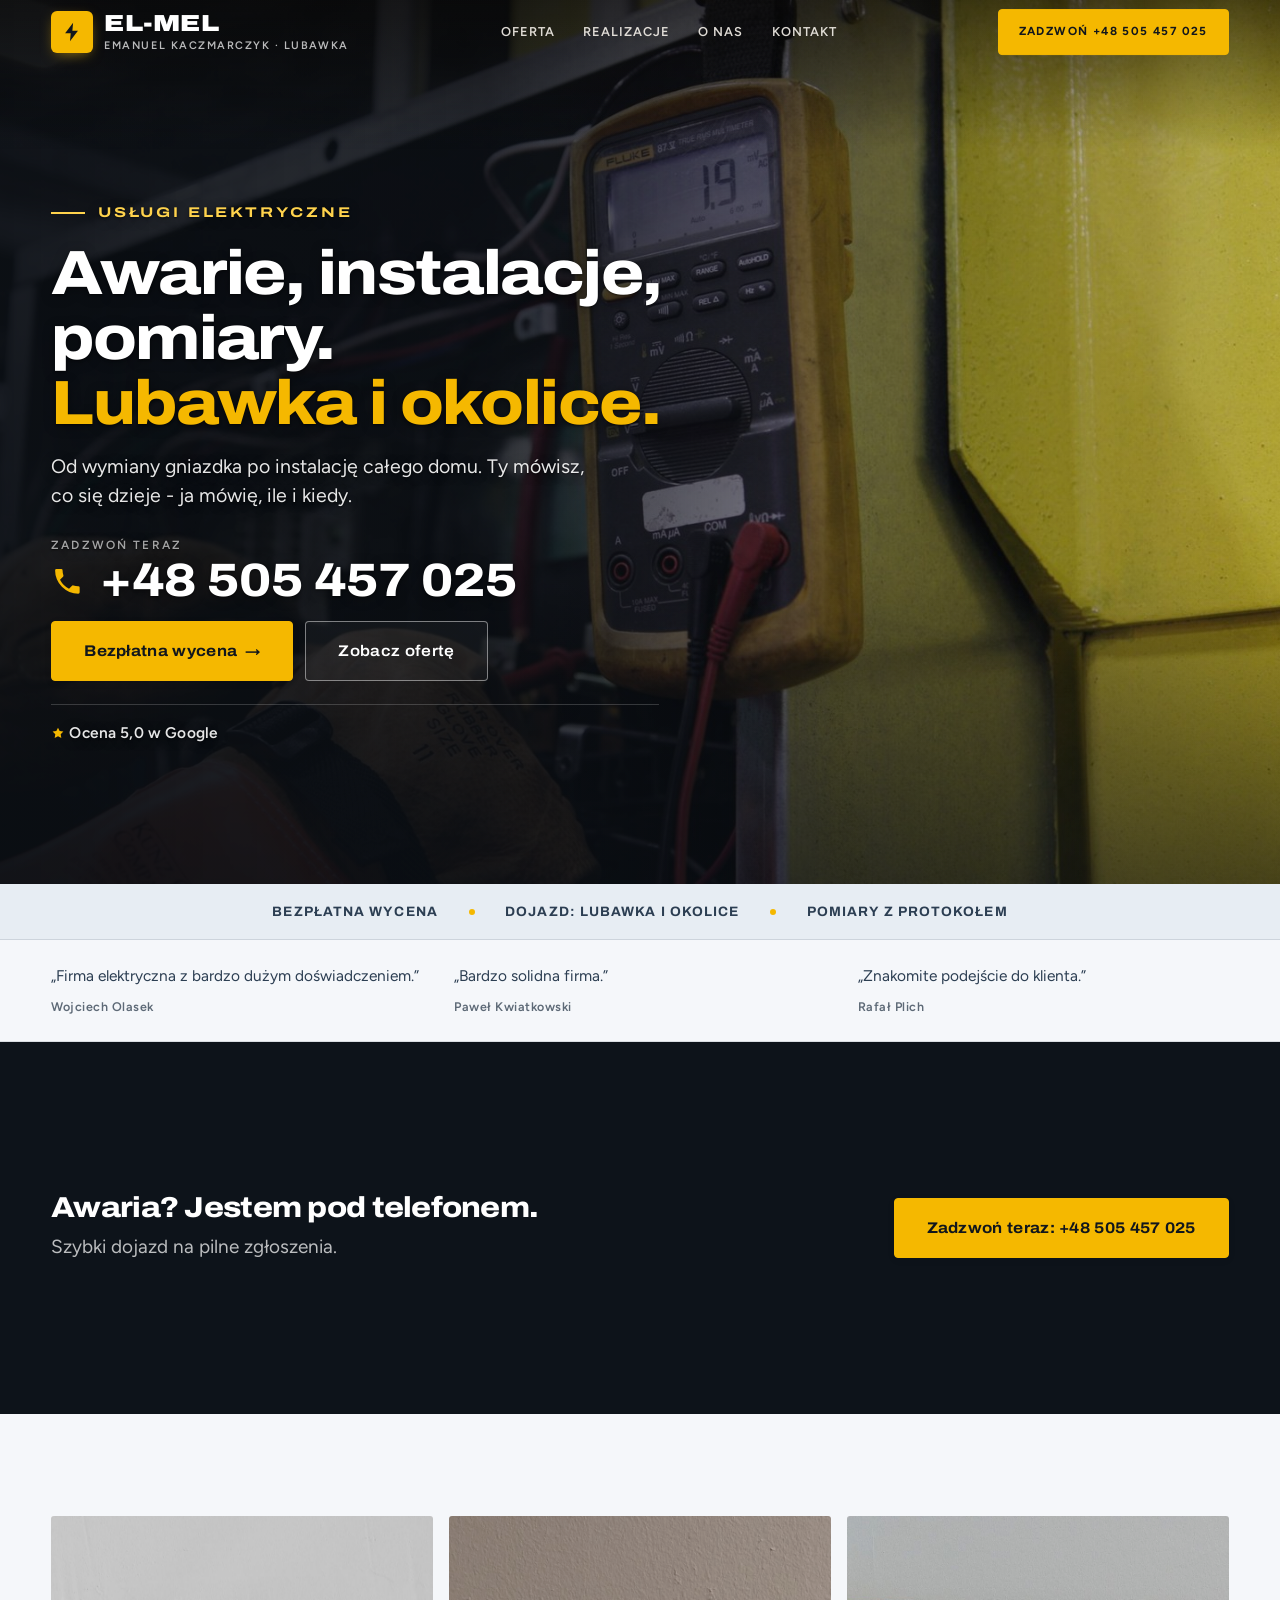
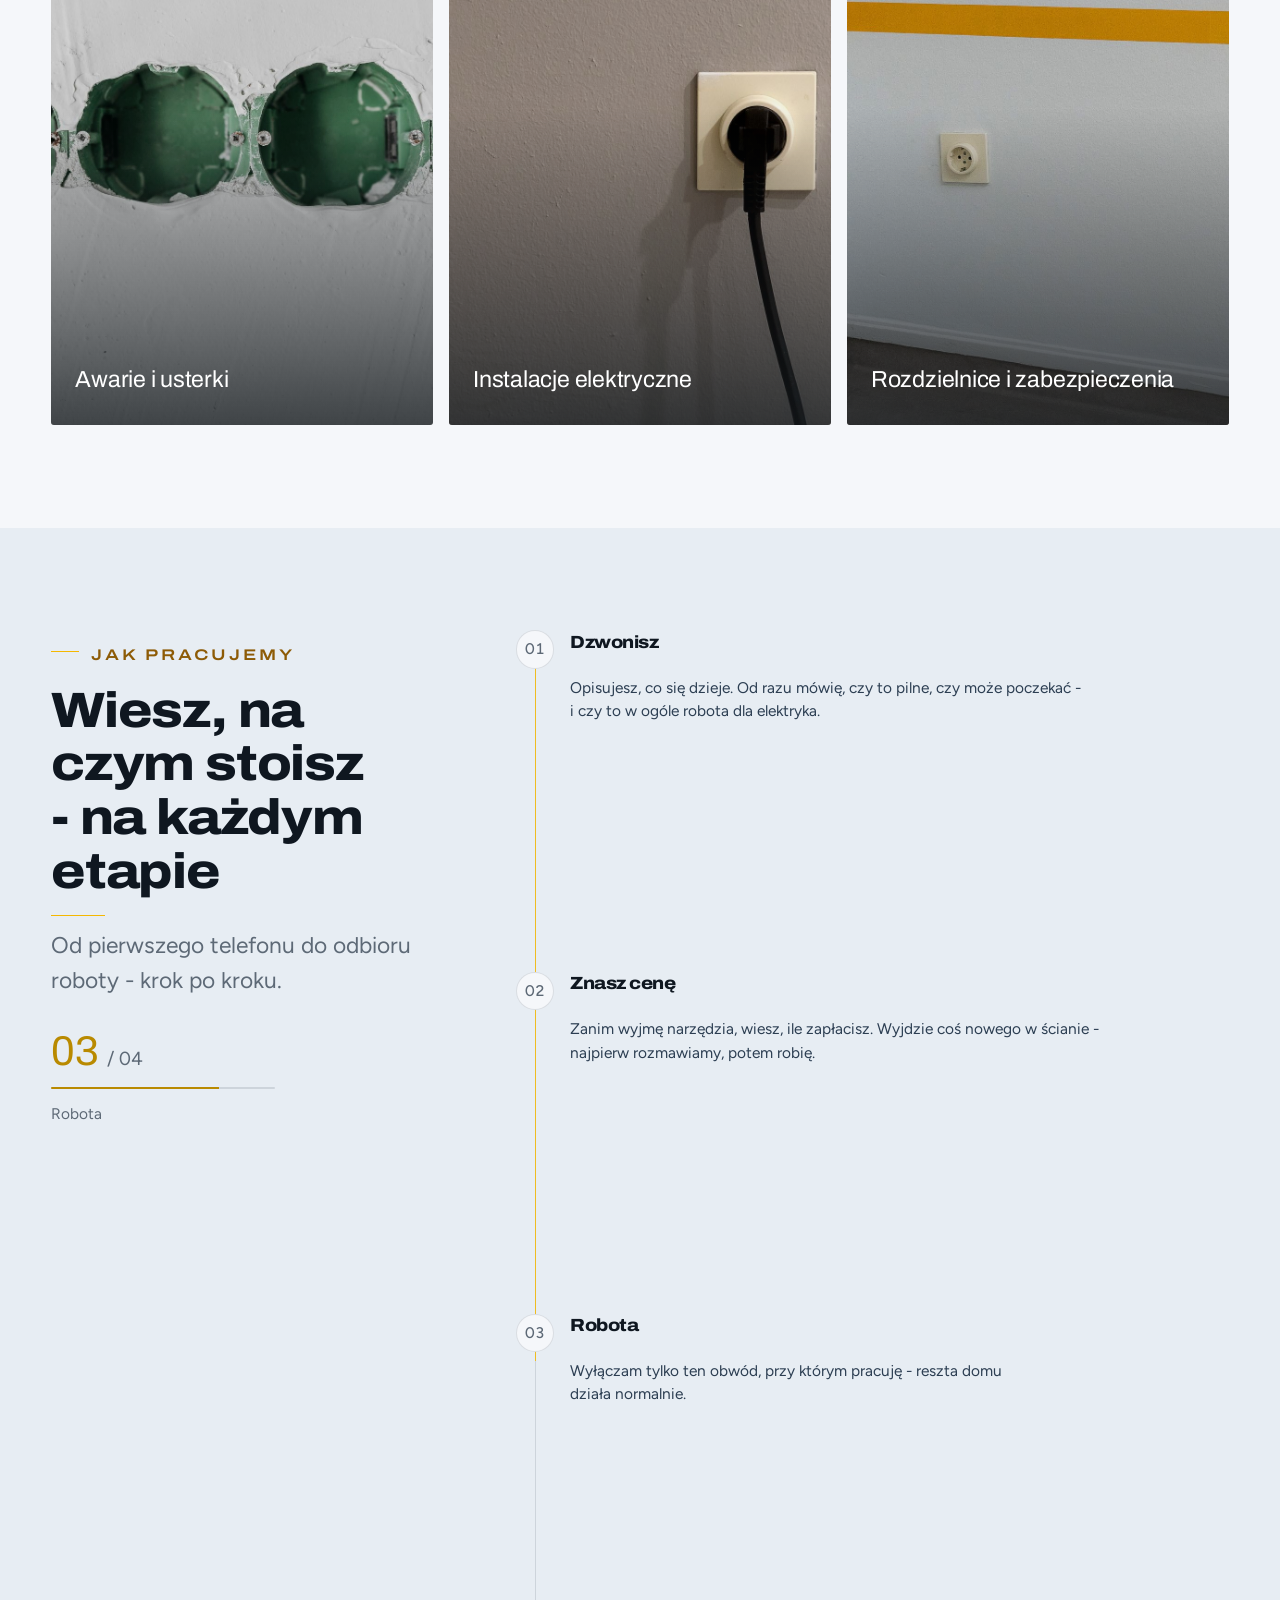
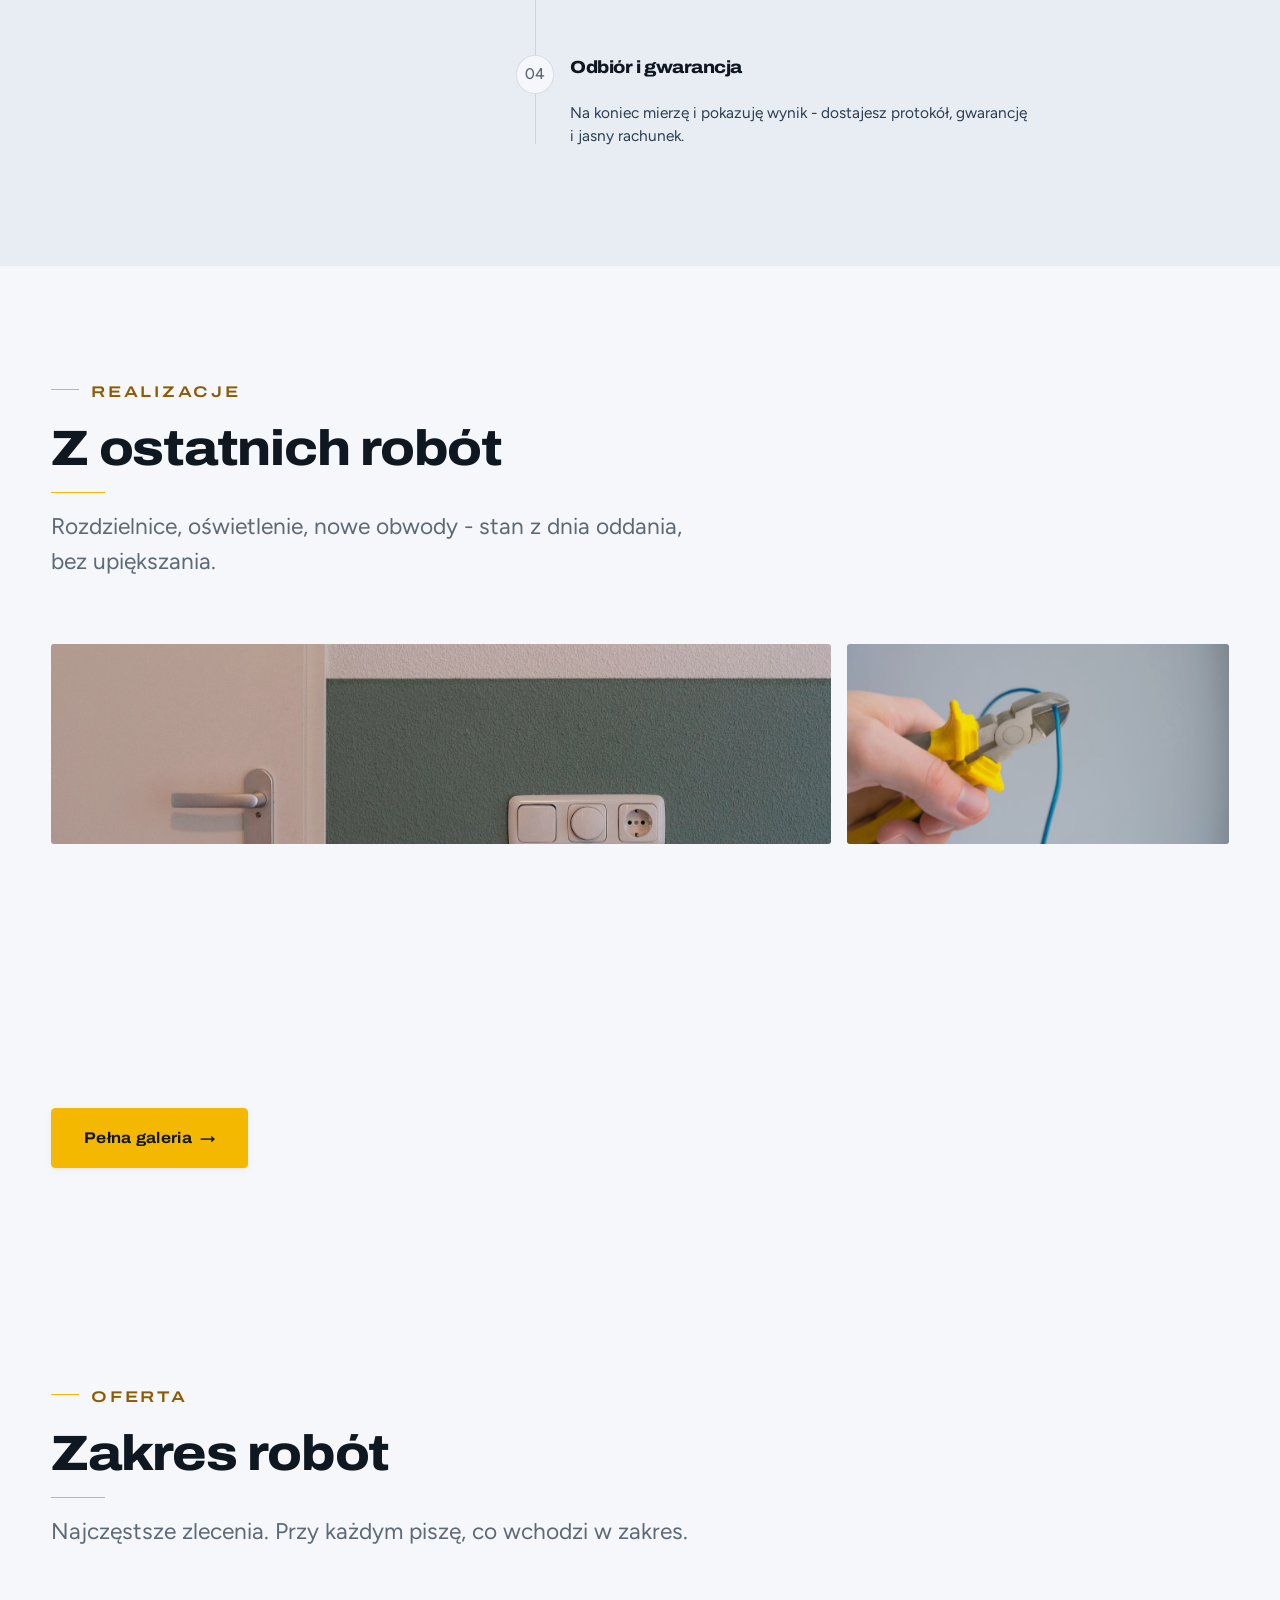
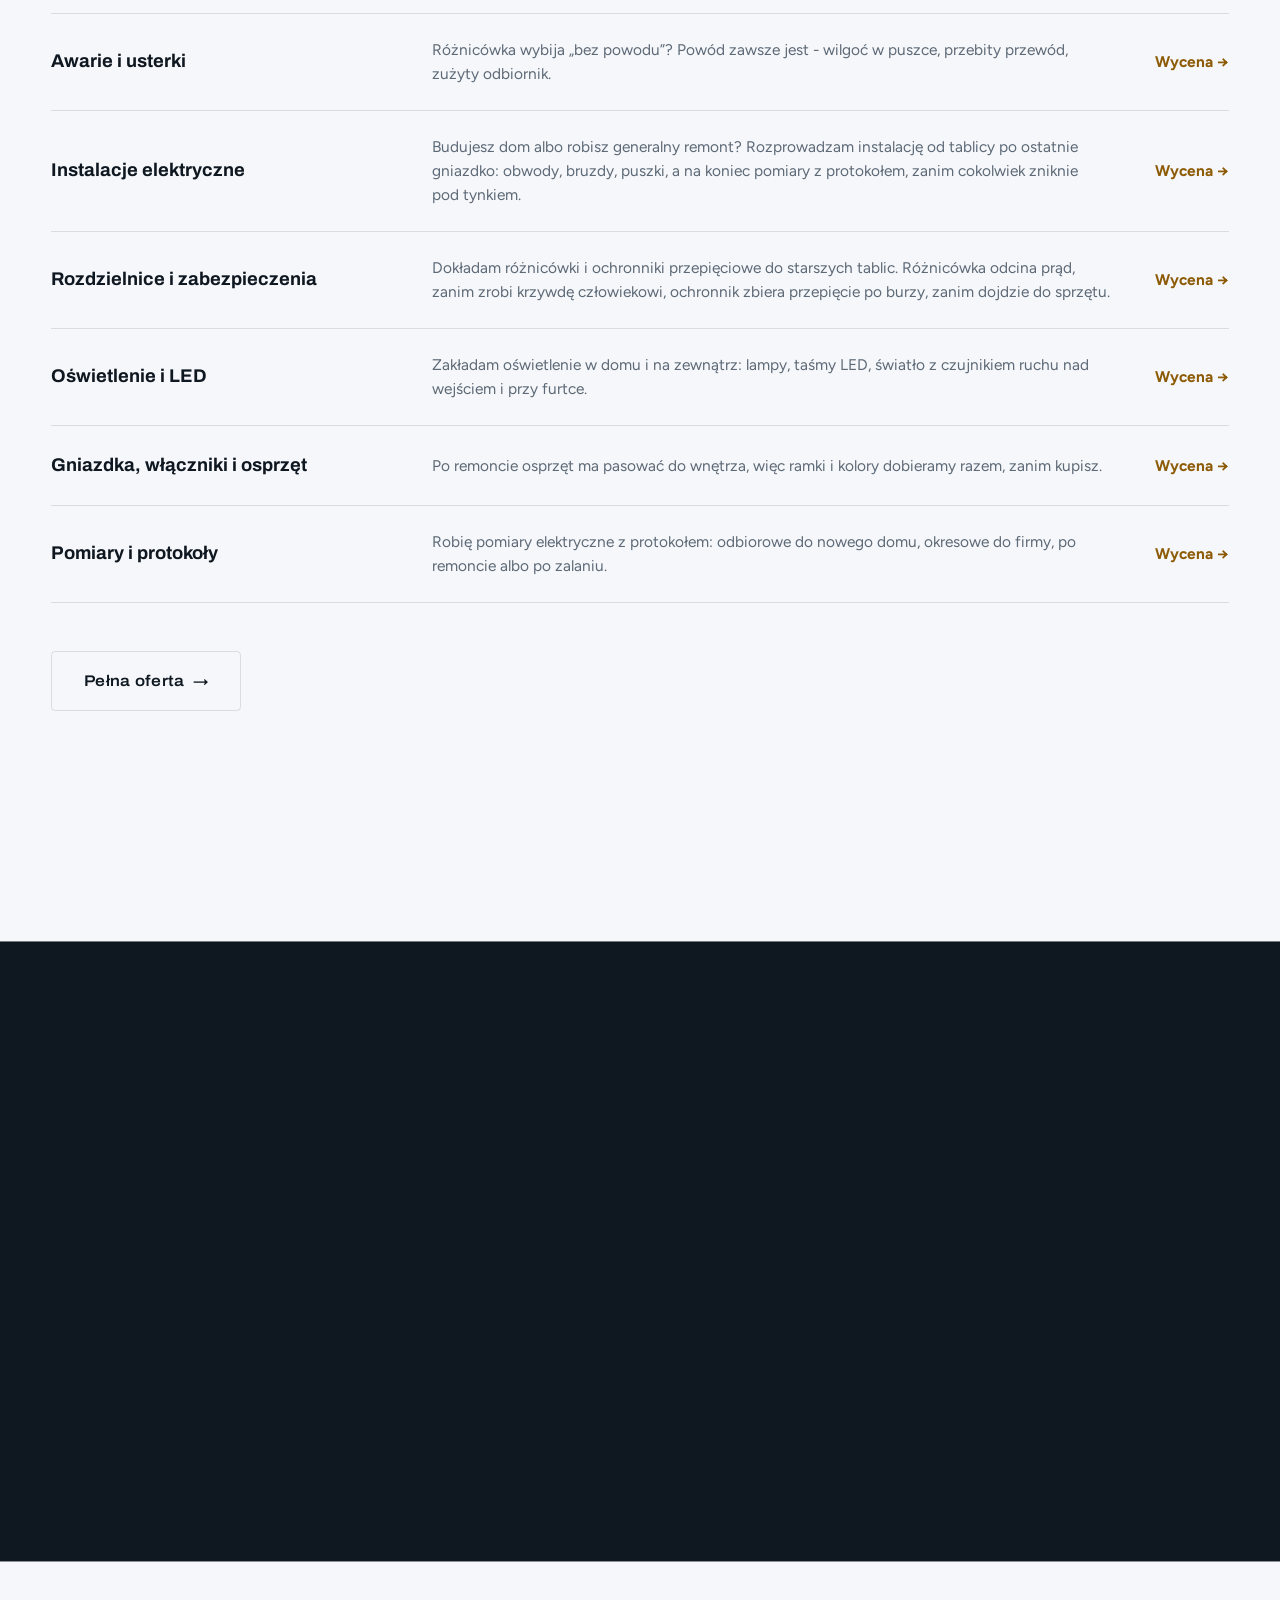
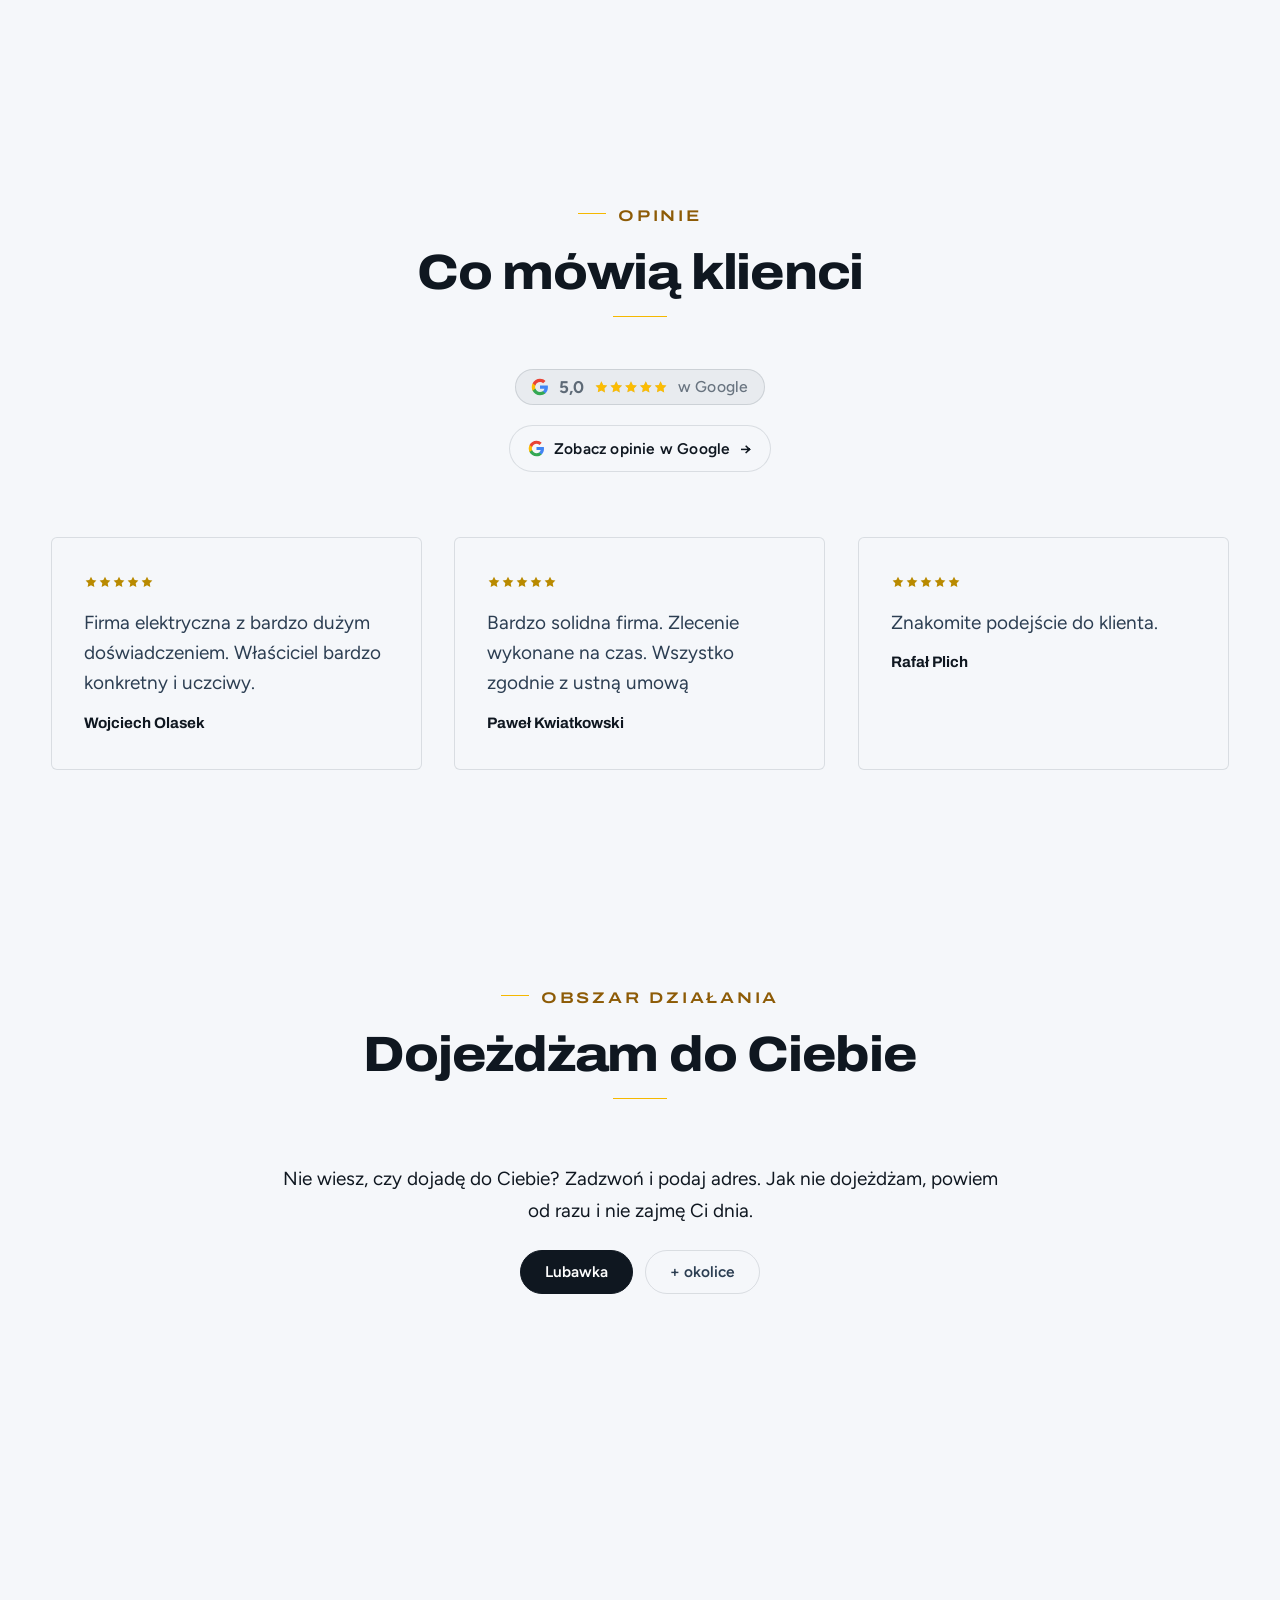
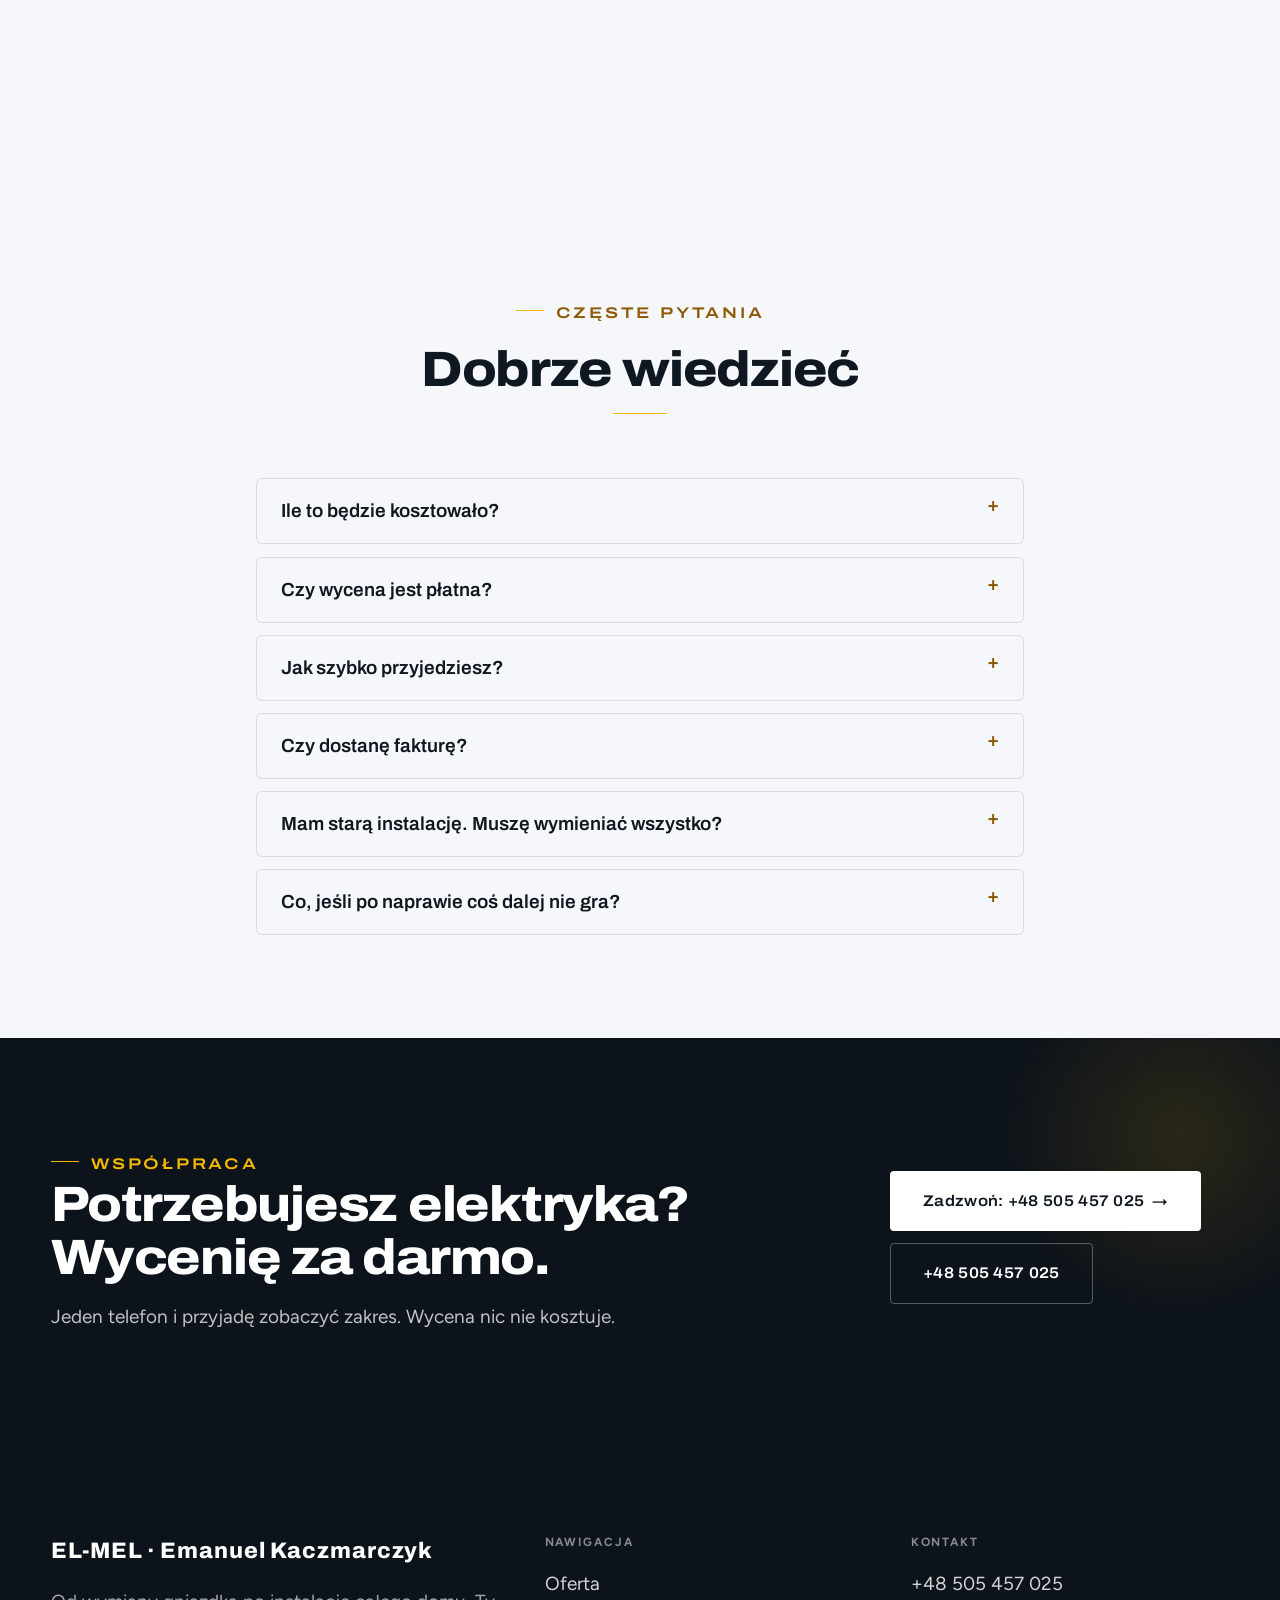
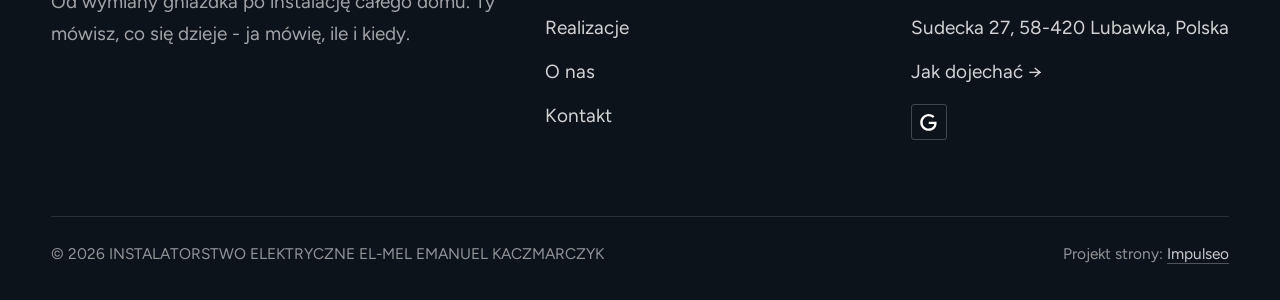
<file: index.html>
<!DOCTYPE html>
<html lang="pl">
<head>
<meta charset="UTF-8">
<meta name="viewport" content="width=device-width, initial-scale=1.0">
<title>INSTALATORSTWO ELEKTRYCZNE EL-MEL EMANUEL KACZMARCZYK - elektryk z dojazdem</title>
<meta name="description" content="Elektryk w Lubawce z dojazdem. Awarie, instalacje, rozdzielnice, oświetlenie, pomiary z protokołem. Cenę znasz przed robotą. Zadzwoń: +48 505 457 025.">
<link rel="canonical" href="https://kris20032.github.io/instalatorstwo-elektryczne-el-mel-emanuel-kaczmarczyk/">
<meta name="robots" content="noindex, nofollow">
<meta property="og:type" content="website">
<meta property="og:locale" content="pl_PL">
<meta property="og:site_name" content="INSTALATORSTWO ELEKTRYCZNE EL-MEL EMANUEL KACZMARCZYK">
<meta property="og:title" content="INSTALATORSTWO ELEKTRYCZNE EL-MEL EMANUEL KACZMARCZYK - elektryk z dojazdem">
<meta property="og:description" content="Elektryk w Lubawce z dojazdem. Awarie, instalacje, rozdzielnice, oświetlenie, pomiary z protokołem. Cenę znasz przed robotą. Zadzwoń: +48 505 457 025.">
<meta property="og:url" content="https://kris20032.github.io/instalatorstwo-elektryczne-el-mel-emanuel-kaczmarczyk/">
<meta property="og:image" content="https://kris20032.github.io/instalatorstwo-elektryczne-el-mel-emanuel-kaczmarczyk/img/og.jpg">
<meta property="og:image:width" content="1200">
<meta property="og:image:height" content="630">
<meta name="twitter:card" content="summary_large_image">
<script type="application/ld+json">{"@context": "https://schema.org", "@type": "Electrician", "name": "INSTALATORSTWO ELEKTRYCZNE EL-MEL EMANUEL KACZMARCZYK", "url": "https://kris20032.github.io/instalatorstwo-elektryczne-el-mel-emanuel-kaczmarczyk/", "telephone": "+48505457025", "image": "https://kris20032.github.io/instalatorstwo-elektryczne-el-mel-emanuel-kaczmarczyk/img/og.jpg", "areaServed": "Lubawka", "sameAs": ["https://maps.google.com/?cid=8699255477340169884&g_mp=Cidnb29nbGUubWFwcy5wbGFjZXMudjEuUGxhY2VzLlNlYXJjaFRleHQQAhgEIAA"]}</script>
<link rel="preconnect" href="https://fonts.googleapis.com">
<link rel="preconnect" href="https://fonts.gstatic.com" crossorigin>
<link href="https://fonts.googleapis.com/css2?family=Archivo:wdth,wght@100..125,500..900&family=Figtree:wght@400;500;600;700&display=swap" rel="stylesheet">
<link rel="stylesheet" href="assets/styles.css?v=elmel2">
</head>
<body>

<header class="nav">
  <div class="wrap nav-inner">
    <a class="brand brand-el" href="index.html" aria-label="EL-MEL Emanuel Kaczmarczyk, Lubawka"><span class="bm-ico" aria-hidden="true"><svg viewBox="0 0 24 24" width="22" height="22"><path d="M13.2 2 4.5 13.4h6.1L9.8 22l8.7-11.4h-6.1L13.2 2Z" fill="currentColor"/></svg></span><span class="bm-txt"><span class="bm-name">EL-MEL</span><span class="bm-sub">Emanuel Kaczmarczyk · Lubawka</span></span></a>
    <nav class="nav-links">
      <a href="oferta.html">Oferta</a>
      <a href="realizacje.html">Realizacje</a>
      <a href="o-nas.html">O nas</a>
      <a href="kontakt.html">Kontakt</a>
      <a href="tel:+48505457025" class="btn btn-accent">Zadzwoń +48 505 457 025</a>
    </nav>
    <button class="nav-toggle" aria-label="Menu"><span></span><span></span><span></span></button>
  </div>
</header>

<main>
<section class="hero-fach">
  <img class="hf-photo" src="img/g9.jpg" fetchpriority="high" alt="Elektryk EL-MEL wykonuje pomiary miernikiem" width="1880" height="992">
  <div class="hf-panel">
    <div class="hf-inner">
      <span class="hf-kicker">Usługi elektryczne</span>
      <h1 class="hf-title">Awarie, instalacje, pomiary. <em>Lubawka i okolice.</em></h1>
      <p class="hf-lead">Od wymiany gniazdka po instalację całego domu. Ty mówisz, co się dzieje - ja mówię, ile i kiedy.</p>
      <a class="hf-phone" href="tel:+48505457025"><span class="hf-phone-lab">Zadzwoń teraz</span><span class="hf-phone-num"><svg class="ico-tel" width="16" height="16" viewBox="0 0 24 24" fill="none" aria-hidden="true"><path d="M6.6 10.8a15.5 15.5 0 0 0 6.6 6.6l2.2-2.2a1 1 0 0 1 1-.24 11.4 11.4 0 0 0 3.6.58 1 1 0 0 1 1 1V20a1 1 0 0 1-1 1A17 17 0 0 1 3 4a1 1 0 0 1 1-1h3.5a1 1 0 0 1 1 1c0 1.25.2 2.46.58 3.6a1 1 0 0 1-.25 1l-2.23 2.2Z" fill="currentColor"/></svg> +48 505 457 025</span></a>
      <div class="hf-actions">
        <a href="kontakt.html" class="btn btn-accent">Bezpłatna wycena <span class="arr">→</span></a>
        <a href="oferta.html" class="btn btn-ghost hf-ghost">Zobacz ofertę</a>
      </div>
      <div class="hf-trust"><svg class="ico-star" width="14" height="14" viewBox="0 0 24 24" style="vertical-align:-2px" aria-hidden="true"><path d="M12 2.8l2.85 5.8 6.4.93-4.63 4.5 1.1 6.37L12 17.4l-5.72 3 1.1-6.37-4.63-4.5 6.4-.93L12 2.8Z" fill="currentColor"/></svg> Ocena 5,0 w Google</div>
    </div>
  </div>
</section>
<section class="fach-promise">
  <div class="wrap">
    <ul class="fp-row reveal"><li>Bezpłatna wycena</li><li>Dojazd: Lubawka i okolice</li><li>Pomiary z protokołem</li></ul>
  </div>
</section>
<section class="opinie-mini" aria-label="Opinie klientów">
  <div class="wrap">
    <div class="om-row">
      <div class="om-item reveal"><blockquote>„Firma elektryczna z bardzo dużym doświadczeniem.”</blockquote><span class="om-autor">Wojciech Olasek</span></div>
      <div class="om-item reveal"><blockquote>„Bardzo solidna firma.”</blockquote><span class="om-autor">Paweł Kwiatkowski</span></div>
      <div class="om-item reveal"><blockquote>„Znakomite podejście do klienta.”</blockquote><span class="om-autor">Rafał Plich</span></div>
    </div>
  </div>
</section>
<section class="awaria">
  <div class="wrap">
      <div class="reveal">
        <h3>Awaria? Jestem pod telefonem.</h3>
        <p>Szybki dojazd na pilne zgłoszenia.</p>
      </div>
      <a class="btn btn-accent" href="tel:+48505457025">Zadzwoń teraz: +48 505 457 025</a>
  </div>
</section>
<section class="gateways-band">
  <div class="wrap">
    <div class="gateways">
      <a href="oferta.html" class="gateway reveal"><img src="img/g1.jpg" alt="Awarie i usterki" loading="lazy" width="1880" height="1255" decoding="async"><span class="g-ttl">Awarie i usterki</span></a>
      <a href="oferta.html" class="gateway reveal"><img src="img/g2.jpg" alt="Instalacje elektryczne" loading="lazy" width="1880" height="1255" decoding="async"><span class="g-ttl">Instalacje elektryczne</span></a>
      <a href="oferta.html" class="gateway reveal"><img src="img/g3.jpg" alt="Rozdzielnice i zabezpieczenia" loading="lazy" width="1880" height="1255" decoding="async"><span class="g-ttl">Rozdzielnice i zabezpieczenia</span></a>
    </div>
  </div>
</section>
<section class="proces proces-os fachowcy">
  <div class="wrap proc-grid">
    <div class="proc-side">
      <div class="head reveal">
        <span class="eyebrow">Jak pracujemy</span>
        <h2>Wiesz, na czym stoisz - na każdym etapie</h2>
        <p>Od pierwszego telefonu do odbioru roboty - krok po kroku.</p>
      </div>
      <div class="proc-count" aria-hidden="true"><span class="pc-cur">01</span><span class="pc-all">/ 04</span></div>
      <div class="proc-bar" aria-hidden="true"><i></i></div>
      <p class="proc-now" aria-hidden="true">Dzwonisz</p>
    </div>
    <ol class="proces-line">
      <li class="reveal"><span class="pno">01</span><h3>Dzwonisz</h3><p>Opisujesz, co się dzieje. Od razu mówię, czy to pilne, czy może poczekać - i czy to w ogóle robota dla elektryka.</p></li>
      <li class="reveal"><span class="pno">02</span><h3>Znasz cenę</h3><p>Zanim wyjmę narzędzia, wiesz, ile zapłacisz. Wyjdzie coś nowego w ścianie - najpierw rozmawiamy, potem robię.</p></li>
      <li class="reveal"><span class="pno">03</span><h3>Robota</h3><p>Wyłączam tylko ten obwód, przy którym pracuję - reszta domu działa normalnie.</p></li>
      <li class="reveal"><span class="pno">04</span><h3>Odbiór i gwarancja</h3><p>Na koniec mierzę i pokazuję wynik - dostajesz protokół, gwarancję i jasny rachunek.</p></li>
    </ol>
  </div>
</section>
<section>
  <div class="wrap">
    <div class="head reveal">
      <span class="eyebrow">Realizacje</span>
      <h2>Z ostatnich robót</h2>
      <p>Rozdzielnice, oświetlenie, nowe obwody - stan z dnia oddania, bez upiększania.</p>
    </div>
    <div class="gallery">
      <div class="tile t-two3 reveal"><img src="img/g4.jpg" alt="INSTALATORSTWO ELEKTRYCZNE EL-MEL EMANUEL KACZMARCZYK" loading="lazy" width="1880" height="1255" decoding="async"></div>
      <div class="tile t-third reveal"><img src="img/g5.jpg" alt="INSTALATORSTWO ELEKTRYCZNE EL-MEL EMANUEL KACZMARCZYK" loading="lazy" width="1880" height="1253" decoding="async"></div>
      <div class="tile t-third reveal"><img src="img/g6.jpg" alt="INSTALATORSTWO ELEKTRYCZNE EL-MEL EMANUEL KACZMARCZYK" loading="lazy" width="1731" height="1300" decoding="async"></div>
      <div class="tile t-third reveal"><img src="img/g7.jpg" alt="INSTALATORSTWO ELEKTRYCZNE EL-MEL EMANUEL KACZMARCZYK" loading="lazy" width="1880" height="1253" decoding="async"></div>
      <div class="tile t-third reveal"><img src="img/g8.jpg" alt="INSTALATORSTWO ELEKTRYCZNE EL-MEL EMANUEL KACZMARCZYK" loading="lazy" width="1880" height="1357" decoding="async"></div>
    </div>
    <div style="margin-top:var(--space-7)" class="reveal"><a href="realizacje.html" class="btn btn-accent">Pełna galeria <span class="arr">→</span></a></div>
  </div>
</section>
<section class="fach-uslugi">
  <div class="wrap">
    <div class="head reveal">
      <span class="eyebrow">Oferta</span>
      <h2>Zakres robót</h2>
      <p>Najczęstsze zlecenia. Przy każdym piszę, co wchodzi w zakres.</p>
    </div>
    <ul class="fu-list">
      <li class="fu-row reveal"><div class="fu-name">Awarie i usterki</div><div class="fu-desc">Różnicówka wybija „bez powodu”? Powód zawsze jest - wilgoć w puszce, przebity przewód, zużyty odbiornik.</div><a class="fu-cta" href="kontakt.html">Wycena <span class="arr">→</span></a></li>
      <li class="fu-row reveal"><div class="fu-name">Instalacje elektryczne</div><div class="fu-desc">Budujesz dom albo robisz generalny remont? Rozprowadzam instalację od tablicy po ostatnie gniazdko: obwody, bruzdy, puszki, a na koniec pomiary z protokołem, zanim cokolwiek zniknie pod tynkiem.</div><a class="fu-cta" href="kontakt.html">Wycena <span class="arr">→</span></a></li>
      <li class="fu-row reveal"><div class="fu-name">Rozdzielnice i zabezpieczenia</div><div class="fu-desc">Dokładam różnicówki i ochronniki przepięciowe do starszych tablic. Różnicówka odcina prąd, zanim zrobi krzywdę człowiekowi, ochronnik zbiera przepięcie po burzy, zanim dojdzie do sprzętu.</div><a class="fu-cta" href="kontakt.html">Wycena <span class="arr">→</span></a></li>
      <li class="fu-row reveal"><div class="fu-name">Oświetlenie i LED</div><div class="fu-desc">Zakładam oświetlenie w domu i na zewnątrz: lampy, taśmy LED, światło z czujnikiem ruchu nad wejściem i przy furtce.</div><a class="fu-cta" href="kontakt.html">Wycena <span class="arr">→</span></a></li>
      <li class="fu-row reveal"><div class="fu-name">Gniazdka, włączniki i osprzęt</div><div class="fu-desc">Po remoncie osprzęt ma pasować do wnętrza, więc ramki i kolory dobieramy razem, zanim kupisz.</div><a class="fu-cta" href="kontakt.html">Wycena <span class="arr">→</span></a></li>
      <li class="fu-row reveal"><div class="fu-name">Pomiary i protokoły</div><div class="fu-desc">Robię pomiary elektryczne z protokołem: odbiorowe do nowego domu, okresowe do firmy, po remoncie albo po zalaniu.</div><a class="fu-cta" href="kontakt.html">Wycena <span class="arr">→</span></a></li>
    </ul>
    <div style="margin-top:var(--space-7)" class="reveal"><a href="oferta.html" class="btn btn-ghost">Pełna oferta <span class="arr">→</span></a></div>
  </div>
</section>
<section class="stopklatka" aria-hidden="true">
  <div class="stk-bg" style="background-image:url(img/g9.jpg)"></div>
</section>
<section class="opinie">
  <div class="wrap">
    <div class="head center reveal">
      <span class="eyebrow">Opinie</span>
      <h2>Co mówią klienci</h2>
    </div>
    <p class="op-meta reveal"><span class="g-badge"><svg class="gb-ico" viewBox="0 0 24 24" width="18" height="18" aria-hidden="true"><path fill="#4285F4" d="M22.56 12.25c0-.78-.07-1.53-.2-2.25H12v4.26h5.92c-.26 1.37-1.04 2.53-2.21 3.31v2.77h3.57c2.08-1.92 3.28-4.74 3.28-8.09z"/><path fill="#34A853" d="M12 23c2.97 0 5.46-.98 7.28-2.66l-3.57-2.77c-.98.66-2.23 1.06-3.71 1.06-2.86 0-5.29-1.93-6.16-4.53H2.18v2.84C3.99 20.53 7.7 23 12 23z"/><path fill="#FBBC05" d="M5.84 14.09c-.22-.66-.35-1.36-.35-2.09s.13-1.43.35-2.09V7.07H2.18C1.43 8.55 1 10.22 1 12s.43 3.45 1.18 4.93l2.85-2.22.81-.62z"/><path fill="#EA4335" d="M12 5.38c1.62 0 3.06.56 4.21 1.64l3.15-3.15C17.45 2.09 14.97 1 12 1 7.7 1 3.99 3.47 2.18 7.07l3.66 2.84c.87-2.6 3.3-4.53 6.16-4.53z"/></svg><b class="gb-ocena">5,0</b><svg class="gb-stars" viewBox="0 0 90 18" width="74" height="14.8" aria-hidden="true"><g fill="currentColor" opacity=".26"><path transform="translate(0,0)" d="M9 1.6l2.2 4.46 4.92.72-3.56 3.47.84 4.9L9 12.74l-4.4 2.31.84-4.9L1.88 6.68l4.92-.72L9 1.6Z"/><path transform="translate(18,0)" d="M9 1.6l2.2 4.46 4.92.72-3.56 3.47.84 4.9L9 12.74l-4.4 2.31.84-4.9L1.88 6.68l4.92-.72L9 1.6Z"/><path transform="translate(36,0)" d="M9 1.6l2.2 4.46 4.92.72-3.56 3.47.84 4.9L9 12.74l-4.4 2.31.84-4.9L1.88 6.68l4.92-.72L9 1.6Z"/><path transform="translate(54,0)" d="M9 1.6l2.2 4.46 4.92.72-3.56 3.47.84 4.9L9 12.74l-4.4 2.31.84-4.9L1.88 6.68l4.92-.72L9 1.6Z"/><path transform="translate(72,0)" d="M9 1.6l2.2 4.46 4.92.72-3.56 3.47.84 4.9L9 12.74l-4.4 2.31.84-4.9L1.88 6.68l4.92-.72L9 1.6Z"/></g><clipPath id="gs1000"><rect x="0" y="0" width="90.0" height="18"/></clipPath><g fill="#FBBC04" clip-path="url(#gs1000)"><path transform="translate(0,0)" d="M9 1.6l2.2 4.46 4.92.72-3.56 3.47.84 4.9L9 12.74l-4.4 2.31.84-4.9L1.88 6.68l4.92-.72L9 1.6Z"/><path transform="translate(18,0)" d="M9 1.6l2.2 4.46 4.92.72-3.56 3.47.84 4.9L9 12.74l-4.4 2.31.84-4.9L1.88 6.68l4.92-.72L9 1.6Z"/><path transform="translate(36,0)" d="M9 1.6l2.2 4.46 4.92.72-3.56 3.47.84 4.9L9 12.74l-4.4 2.31.84-4.9L1.88 6.68l4.92-.72L9 1.6Z"/><path transform="translate(54,0)" d="M9 1.6l2.2 4.46 4.92.72-3.56 3.47.84 4.9L9 12.74l-4.4 2.31.84-4.9L1.88 6.68l4.92-.72L9 1.6Z"/><path transform="translate(72,0)" d="M9 1.6l2.2 4.46 4.92.72-3.56 3.47.84 4.9L9 12.74l-4.4 2.31.84-4.9L1.88 6.68l4.92-.72L9 1.6Z"/></g></svg><span class="gb-txt">w Google</span></span></p>
    <p class="op-meta reveal"><a class="op-google" href="https://maps.google.com/?cid=8699255477340169884&amp;g_mp=Cidnb29nbGUubWFwcy5wbGFjZXMudjEuUGxhY2VzLlNlYXJjaFRleHQQAhgEIAA" target="_blank" rel="noopener"><svg class="op-g-ico" viewBox="0 0 24 24" width="17" height="17" aria-hidden="true"><path fill="#4285F4" d="M22.56 12.25c0-.78-.07-1.53-.2-2.25H12v4.26h5.92c-.26 1.37-1.04 2.53-2.21 3.31v2.77h3.57c2.08-1.92 3.28-4.74 3.28-8.09z"/><path fill="#34A853" d="M12 23c2.97 0 5.46-.98 7.28-2.66l-3.57-2.77c-.98.66-2.23 1.06-3.71 1.06-2.86 0-5.29-1.93-6.16-4.53H2.18v2.84C3.99 20.53 7.7 23 12 23z"/><path fill="#FBBC05" d="M5.84 14.09c-.22-.66-.35-1.36-.35-2.09s.13-1.43.35-2.09V7.07H2.18C1.43 8.55 1 10.22 1 12s.43 3.45 1.18 4.93l2.85-2.22.81-.62z"/><path fill="#EA4335" d="M12 5.38c1.62 0 3.06.56 4.21 1.64l3.15-3.15C17.45 2.09 14.97 1 12 1 7.7 1 3.99 3.47 2.18 7.07l3.66 2.84c.87-2.6 3.3-4.53 6.16-4.53z"/></svg><span>Zobacz opinie w Google</span><span class="arr">→</span></a></p>
    <div class="opinie-grid">
      <figure class="op-card reveal"><span class="op-star"><svg class="ico-star" width="14" height="14" viewBox="0 0 24 24" style="vertical-align:-2px" aria-hidden="true"><path d="M12 2.8l2.85 5.8 6.4.93-4.63 4.5 1.1 6.37L12 17.4l-5.72 3 1.1-6.37-4.63-4.5 6.4-.93L12 2.8Z" fill="currentColor"/></svg><svg class="ico-star" width="14" height="14" viewBox="0 0 24 24" style="vertical-align:-2px" aria-hidden="true"><path d="M12 2.8l2.85 5.8 6.4.93-4.63 4.5 1.1 6.37L12 17.4l-5.72 3 1.1-6.37-4.63-4.5 6.4-.93L12 2.8Z" fill="currentColor"/></svg><svg class="ico-star" width="14" height="14" viewBox="0 0 24 24" style="vertical-align:-2px" aria-hidden="true"><path d="M12 2.8l2.85 5.8 6.4.93-4.63 4.5 1.1 6.37L12 17.4l-5.72 3 1.1-6.37-4.63-4.5 6.4-.93L12 2.8Z" fill="currentColor"/></svg><svg class="ico-star" width="14" height="14" viewBox="0 0 24 24" style="vertical-align:-2px" aria-hidden="true"><path d="M12 2.8l2.85 5.8 6.4.93-4.63 4.5 1.1 6.37L12 17.4l-5.72 3 1.1-6.37-4.63-4.5 6.4-.93L12 2.8Z" fill="currentColor"/></svg><svg class="ico-star" width="14" height="14" viewBox="0 0 24 24" style="vertical-align:-2px" aria-hidden="true"><path d="M12 2.8l2.85 5.8 6.4.93-4.63 4.5 1.1 6.37L12 17.4l-5.72 3 1.1-6.37-4.63-4.5 6.4-.93L12 2.8Z" fill="currentColor"/></svg></span><blockquote>Firma elektryczna z bardzo dużym doświadczeniem. Właściciel bardzo konkretny i uczciwy.</blockquote><span class="op-autor">Wojciech Olasek</span></figure>
      <figure class="op-card reveal"><span class="op-star"><svg class="ico-star" width="14" height="14" viewBox="0 0 24 24" style="vertical-align:-2px" aria-hidden="true"><path d="M12 2.8l2.85 5.8 6.4.93-4.63 4.5 1.1 6.37L12 17.4l-5.72 3 1.1-6.37-4.63-4.5 6.4-.93L12 2.8Z" fill="currentColor"/></svg><svg class="ico-star" width="14" height="14" viewBox="0 0 24 24" style="vertical-align:-2px" aria-hidden="true"><path d="M12 2.8l2.85 5.8 6.4.93-4.63 4.5 1.1 6.37L12 17.4l-5.72 3 1.1-6.37-4.63-4.5 6.4-.93L12 2.8Z" fill="currentColor"/></svg><svg class="ico-star" width="14" height="14" viewBox="0 0 24 24" style="vertical-align:-2px" aria-hidden="true"><path d="M12 2.8l2.85 5.8 6.4.93-4.63 4.5 1.1 6.37L12 17.4l-5.72 3 1.1-6.37-4.63-4.5 6.4-.93L12 2.8Z" fill="currentColor"/></svg><svg class="ico-star" width="14" height="14" viewBox="0 0 24 24" style="vertical-align:-2px" aria-hidden="true"><path d="M12 2.8l2.85 5.8 6.4.93-4.63 4.5 1.1 6.37L12 17.4l-5.72 3 1.1-6.37-4.63-4.5 6.4-.93L12 2.8Z" fill="currentColor"/></svg><svg class="ico-star" width="14" height="14" viewBox="0 0 24 24" style="vertical-align:-2px" aria-hidden="true"><path d="M12 2.8l2.85 5.8 6.4.93-4.63 4.5 1.1 6.37L12 17.4l-5.72 3 1.1-6.37-4.63-4.5 6.4-.93L12 2.8Z" fill="currentColor"/></svg></span><blockquote>Bardzo solidna firma. Zlecenie wykonane na czas. Wszystko zgodnie z ustną umową</blockquote><span class="op-autor">Paweł Kwiatkowski</span></figure>
      <figure class="op-card reveal"><span class="op-star"><svg class="ico-star" width="14" height="14" viewBox="0 0 24 24" style="vertical-align:-2px" aria-hidden="true"><path d="M12 2.8l2.85 5.8 6.4.93-4.63 4.5 1.1 6.37L12 17.4l-5.72 3 1.1-6.37-4.63-4.5 6.4-.93L12 2.8Z" fill="currentColor"/></svg><svg class="ico-star" width="14" height="14" viewBox="0 0 24 24" style="vertical-align:-2px" aria-hidden="true"><path d="M12 2.8l2.85 5.8 6.4.93-4.63 4.5 1.1 6.37L12 17.4l-5.72 3 1.1-6.37-4.63-4.5 6.4-.93L12 2.8Z" fill="currentColor"/></svg><svg class="ico-star" width="14" height="14" viewBox="0 0 24 24" style="vertical-align:-2px" aria-hidden="true"><path d="M12 2.8l2.85 5.8 6.4.93-4.63 4.5 1.1 6.37L12 17.4l-5.72 3 1.1-6.37-4.63-4.5 6.4-.93L12 2.8Z" fill="currentColor"/></svg><svg class="ico-star" width="14" height="14" viewBox="0 0 24 24" style="vertical-align:-2px" aria-hidden="true"><path d="M12 2.8l2.85 5.8 6.4.93-4.63 4.5 1.1 6.37L12 17.4l-5.72 3 1.1-6.37-4.63-4.5 6.4-.93L12 2.8Z" fill="currentColor"/></svg><svg class="ico-star" width="14" height="14" viewBox="0 0 24 24" style="vertical-align:-2px" aria-hidden="true"><path d="M12 2.8l2.85 5.8 6.4.93-4.63 4.5 1.1 6.37L12 17.4l-5.72 3 1.1-6.37-4.63-4.5 6.4-.93L12 2.8Z" fill="currentColor"/></svg></span><blockquote>Znakomite podejście do klienta.</blockquote><span class="op-autor">Rafał Plich</span></figure>
    </div>
  </div>
</section>
<section class="obszar">
  <div class="wrap">
    <div class="head center reveal">
      <span class="eyebrow">Obszar działania</span>
      <h2>Dojeżdżam do Ciebie</h2>
    </div>
    <p class="obszar-txt reveal" style="text-align:center;max-width:60ch;margin:0 auto 1.4rem">Nie wiesz, czy dojadę do Ciebie? Zadzwoń i podaj adres. Jak nie dojeżdżam, powiem od razu i nie zajmę Ci dnia.</p>
    <ul class="obszar-list reveal"><li class="is-home">Lubawka</li><li>+ okolice</li></ul>
    <div class="obszar-mapa reveal" style="margin-top:var(--space-7)">
      <iframe title="Obszar działania - Lubawka i okolice" src="https://maps.google.com/maps?q=50.6954654%2C15.9940236&amp;z=11&amp;output=embed" loading="lazy" referrerpolicy="no-referrer-when-downgrade" style="width:100%;height:clamp(280px,38vh,420px);border:0;display:block;border-radius:var(--r-md)"></iframe>
    </div>
  </div>
</section>
<section class="faq-klinika">
  <div class="wrap">
    <div class="head center reveal">
      <span class="eyebrow">Częste pytania</span>
      <h2>Dobrze wiedzieć</h2>
    </div>
    <div class="faq-list">
      <details class="faq-item reveal"><summary>Ile to będzie kosztowało?</summary><p>Zależy, co się dzieje - dlatego wypytuję przez telefon i od razu podaję widełki. Ostateczną cenę ustalamy przy oględzinach, zanim zacznę.</p></details>
      <details class="faq-item reveal"><summary>Czy wycena jest płatna?</summary><p>Za obejrzenie i wycenę nie biorę pieniędzy. Płacisz za robotę, nie za rozmowę o niej.</p></details>
      <details class="faq-item reveal"><summary>Jak szybko przyjedziesz?</summary><p>Brak prądu w całym domu to pilny wyjazd - przestawiam grafik. Dołożenie gniazdka spokojnie poczeka na umówiony termin.</p></details>
      <details class="faq-item reveal"><summary>Czy dostanę fakturę?</summary><p>Tak, na firmę albo na osobę prywatną. Dokument dostajesz od razu - razem z protokołem, jeśli robiłem pomiary.</p></details>
      <details class="faq-item reveal"><summary>Mam starą instalację. Muszę wymieniać wszystko?</summary><p>Niekoniecznie. Najpierw pomiary - one pokazują, co naprawdę jest groźne, a co jeszcze posłuży. Czasem wystarczy nowa tablica i osobny obwód do kuchni, a reszta może poczekać do remontu.</p></details>
      <details class="faq-item reveal"><summary>Co, jeśli po naprawie coś dalej nie gra?</summary><p>Wracam i mierzę jeszcze raz. Moja wina - poprawiam za darmo; wyszło coś nowego - mówię wprost, co i za ile.</p></details>
    </div>
  </div>
</section>
<section class="cta">
  <div class="wrap">
    <div class="reveal">
      <span class="eyebrow">Współpraca</span>
      <h2>Potrzebujesz elektryka? Wycenię za darmo.</h2>
      <p>Jeden telefon i przyjadę zobaczyć zakres. Wycena nic nie kosztuje.</p>
    </div>
    <div class="cta-actions reveal">
      <a href="kontakt.html" class="btn btn-light">Zadzwoń: +48 505 457 025 <span class="arr">→</span></a>
      <a href="tel:+48505457025" class="btn btn-ghost btn-ghost-cta">+48 505 457 025</a>
    </div>
  </div>
</section>
</main>

<footer>
  <div class="wrap">
    <div class="foot-grid">
      <div class="foot-brand">
        <div class="name">EL-MEL · Emanuel Kaczmarczyk</div>
        <p>Od wymiany gniazdka po instalację całego domu. Ty mówisz, co się dzieje - ja mówię, ile i kiedy.</p>
      </div>
      <div class="foot-col">
        <h4>Nawigacja</h4>
        <a href="oferta.html">Oferta</a>
        <a href="realizacje.html">Realizacje</a>
        <a href="o-nas.html">O nas</a>
        <a href="kontakt.html">Kontakt</a>
      </div>
      <div class="foot-col">
        <h4>Kontakt</h4>
        <a href="tel:+48505457025">+48 505 457 025</a>
        <p>Sudecka 27, 58-420 Lubawka, Polska</p>
        <a href="https://maps.google.com/?cid=8699255477340169884&g_mp=Cidnb29nbGUubWFwcy5wbGFjZXMudjEuUGxhY2VzLlNlYXJjaFRleHQQAhgEIAA" target="_blank" rel="noopener">Jak dojechać →</a>
      <div class="foot-soc">
        <a class="soc" href="https://maps.google.com/?cid=8699255477340169884&g_mp=Cidnb29nbGUubWFwcy5wbGFjZXMudjEuUGxhY2VzLlNlYXJjaFRleHQQAhgEIAA" target="_blank" rel="noopener" aria-label="Google - INSTALATORSTWO ELEKTRYCZNE EL-MEL EMANUEL KACZMARCZYK"><svg viewBox="0 0 24 24" aria-hidden="true" focusable="false"><path d="M12.48 10.92v3.28h7.84c-.24 1.84-.853 3.187-1.787 4.133-1.147 1.147-2.933 2.4-6.053 2.4-4.827 0-8.6-3.893-8.6-8.72s3.773-8.72 8.6-8.72c2.6 0 4.507 1.027 5.907 2.347l2.307-2.307C18.747 1.44 16.133 0 12.48 0 5.867 0 .307 5.387.307 12s5.56 12 12.173 12c3.573 0 6.267-1.173 8.373-3.36 2.16-2.16 2.84-5.213 2.84-7.667 0-.76-.053-1.467-.173-2.053H12.48z" fill="currentColor"/></svg></a>
      </div>
      </div>
    </div>
    <div class="foot-bot">
      <span>© 2026 INSTALATORSTWO ELEKTRYCZNE EL-MEL EMANUEL KACZMARCZYK</span>
      <span>Projekt strony: <a class="foot-credit" href="https://impulseo.pl" target="_blank" rel="noopener">Impulseo</a></span>
    </div>
  </div>
</footer>
<div class="sticky-call"><a class="sc-call" href="tel:+48505457025"><svg class="ico-tel" width="16" height="16" viewBox="0 0 24 24" fill="none" aria-hidden="true"><path d="M6.6 10.8a15.5 15.5 0 0 0 6.6 6.6l2.2-2.2a1 1 0 0 1 1-.24 11.4 11.4 0 0 0 3.6.58 1 1 0 0 1 1 1V20a1 1 0 0 1-1 1A17 17 0 0 1 3 4a1 1 0 0 1 1-1h3.5a1 1 0 0 1 1 1c0 1.25.2 2.46.58 3.6a1 1 0 0 1-.25 1l-2.23 2.2Z" fill="currentColor"/></svg> Zadzwoń</a><a class="sc-quote" href="kontakt.html">Zadzwoń: +48 505 457 025</a></div>
<div class="demo-wazne" data-do="2026-12-01" data-cykl="3" hidden><svg class="dw-ico" width="13" height="13" viewBox="0 0 24 24" fill="none" aria-hidden="true"><circle cx="12" cy="12" r="8.6" stroke="currentColor" stroke-width="1.8"/><path d="M12 7.2V12l3.3 2" stroke="currentColor" stroke-width="1.8" stroke-linecap="round"/></svg><span class="dw-txt"></span></div>

<script src="assets/main.js"></script>
</body>
</html>
</file>
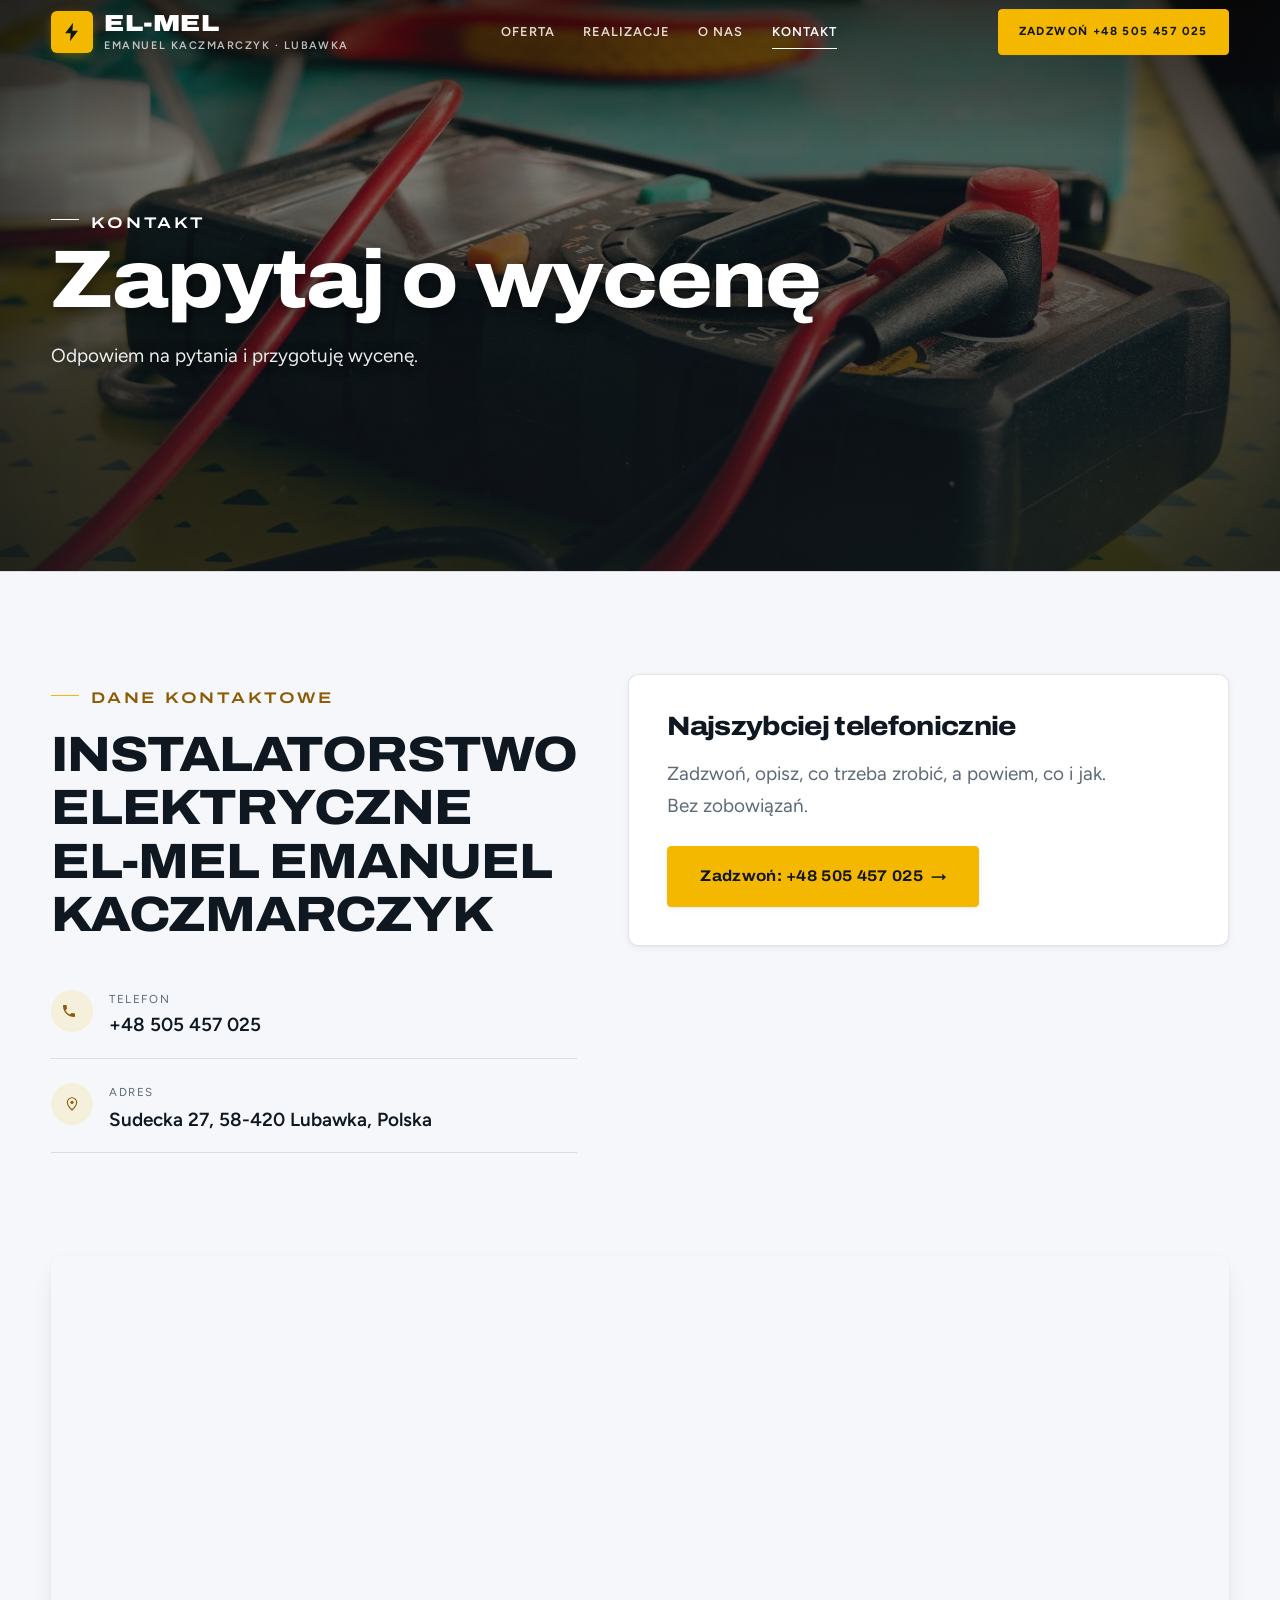
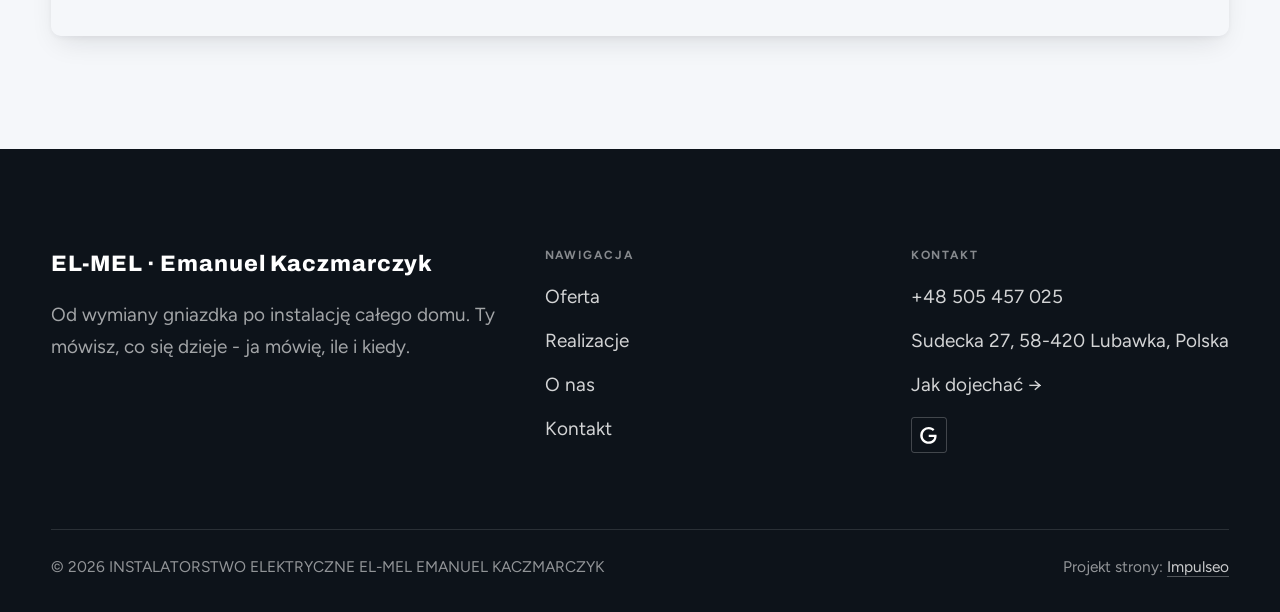
<file: kontakt.html>
<!DOCTYPE html>
<html lang="pl">
<head>
<meta charset="UTF-8">
<meta name="viewport" content="width=device-width, initial-scale=1.0">
<title>Kontakt - INSTALATORSTWO ELEKTRYCZNE EL-MEL EMANUEL KACZMARCZYK</title>
<meta name="description" content="Kontakt INSTALATORSTWO ELEKTRYCZNE EL-MEL EMANUEL KACZMARCZYK - Sudecka 27, 58-420 Lubawka, Polska">
<link rel="canonical" href="https://kris20032.github.io/instalatorstwo-elektryczne-el-mel-emanuel-kaczmarczyk/kontakt.html">
<meta name="robots" content="noindex, nofollow">
<meta property="og:type" content="website">
<meta property="og:locale" content="pl_PL">
<meta property="og:site_name" content="INSTALATORSTWO ELEKTRYCZNE EL-MEL EMANUEL KACZMARCZYK">
<meta property="og:title" content="Kontakt - INSTALATORSTWO ELEKTRYCZNE EL-MEL EMANUEL KACZMARCZYK">
<meta property="og:description" content="Kontakt INSTALATORSTWO ELEKTRYCZNE EL-MEL EMANUEL KACZMARCZYK - Sudecka 27, 58-420 Lubawka, Polska">
<meta property="og:url" content="https://kris20032.github.io/instalatorstwo-elektryczne-el-mel-emanuel-kaczmarczyk/kontakt.html">
<meta property="og:image" content="https://kris20032.github.io/instalatorstwo-elektryczne-el-mel-emanuel-kaczmarczyk/img/og.jpg">
<meta property="og:image:width" content="1200">
<meta property="og:image:height" content="630">
<meta name="twitter:card" content="summary_large_image">
<link rel="preconnect" href="https://fonts.googleapis.com">
<link rel="preconnect" href="https://fonts.gstatic.com" crossorigin>
<link href="https://fonts.googleapis.com/css2?family=Archivo:wdth,wght@100..125,500..900&family=Figtree:wght@400;500;600;700&display=swap" rel="stylesheet">
<link rel="stylesheet" href="assets/styles.css?v=elmel2">
</head>
<body>

<header class="nav">
  <div class="wrap nav-inner">
    <a class="brand brand-el" href="index.html" aria-label="EL-MEL Emanuel Kaczmarczyk, Lubawka"><span class="bm-ico" aria-hidden="true"><svg viewBox="0 0 24 24" width="22" height="22"><path d="M13.2 2 4.5 13.4h6.1L9.8 22l8.7-11.4h-6.1L13.2 2Z" fill="currentColor"/></svg></span><span class="bm-txt"><span class="bm-name">EL-MEL</span><span class="bm-sub">Emanuel Kaczmarczyk · Lubawka</span></span></a>
    <nav class="nav-links">
      <a href="oferta.html">Oferta</a>
      <a href="realizacje.html">Realizacje</a>
      <a href="o-nas.html">O nas</a>
      <a href="kontakt.html" class="active" aria-current="page">Kontakt</a>
      <a href="tel:+48505457025" class="btn btn-accent">Zadzwoń +48 505 457 025</a>
    </nav>
    <button class="nav-toggle" aria-label="Menu"><span></span><span></span><span></span></button>
  </div>
</header>

<main>
<section class="pagehead">
  <img src="img/g6.jpg" alt="INSTALATORSTWO ELEKTRYCZNE EL-MEL EMANUEL KACZMARCZYK - Zapytaj o wycenę" width="1731" height="1300" decoding="async">
  <div class="wrap">
    <span class="eyebrow">Kontakt</span>
    <h1>Zapytaj o wycenę</h1>
    <p>Odpowiem na pytania i przygotuję wycenę.</p>
  </div>
</section>
<section>
  <div class="wrap contact-grid">
    <div class="reveal">
      <span class="eyebrow">Dane kontaktowe</span>
      <h2 style="margin:var(--space-4) 0 var(--space-6)">INSTALATORSTWO ELEKTRYCZNE EL-MEL EMANUEL KACZMARCZYK</h2>
      <div class="info-list">
        <div class="info-row"><div class="ic"><svg class="ico-tel" width="16" height="16" viewBox="0 0 24 24" fill="none" aria-hidden="true"><path d="M6.6 10.8a15.5 15.5 0 0 0 6.6 6.6l2.2-2.2a1 1 0 0 1 1-.24 11.4 11.4 0 0 0 3.6.58 1 1 0 0 1 1 1V20a1 1 0 0 1-1 1A17 17 0 0 1 3 4a1 1 0 0 1 1-1h3.5a1 1 0 0 1 1 1c0 1.25.2 2.46.58 3.6a1 1 0 0 1-.25 1l-2.23 2.2Z" fill="currentColor"/></svg></div><div><div class="lbl">Telefon</div><a class="val" href="tel:+48505457025">+48 505 457 025</a></div></div>
        <div class="info-row"><div class="ic"><svg class="ico-pin" width="16" height="16" viewBox="0 0 24 24" fill="none" aria-hidden="true"><path d="M12 21s7-6.1 7-11.5A7 7 0 0 0 5 9.5C5 14.9 12 21 12 21Z" stroke="currentColor" stroke-width="1.6" fill="none"/><circle cx="12" cy="9.5" r="2.4" fill="currentColor"/></svg></div><div><div class="lbl">Adres</div><div class="val">Sudecka 27, 58-420 Lubawka, Polska</div></div></div>
      </div>
    </div>
    <div class="reveal">
      <div class="form">
        <h3 style="margin-bottom:var(--space-4)">Najszybciej telefonicznie</h3>
        <p class="muted" style="margin-bottom:var(--space-5)">Zadzwoń, opisz, co trzeba zrobić, a powiem, co i jak. Bez zobowiązań.</p>
        <a href="tel:+48505457025" class="btn btn-accent" style="justify-content:center">Zadzwoń: +48 505 457 025 <span class="arr">→</span></a>
      </div>
    </div>
  </div>
</section>
<section style="padding-top:0">
  <div class="wrap reveal">
    <iframe class="map" title="INSTALATORSTWO ELEKTRYCZNE EL-MEL EMANUEL KACZMARCZYK - Lubawka" src="https://maps.google.com/maps?q=50.6954654%2C15.9940236&z=15&output=embed" loading="lazy" referrerpolicy="no-referrer-when-downgrade"></iframe>
  </div>
</section>
</main>

<footer>
  <div class="wrap">
    <div class="foot-grid">
      <div class="foot-brand">
        <div class="name">EL-MEL · Emanuel Kaczmarczyk</div>
        <p>Od wymiany gniazdka po instalację całego domu. Ty mówisz, co się dzieje - ja mówię, ile i kiedy.</p>
      </div>
      <div class="foot-col">
        <h4>Nawigacja</h4>
        <a href="oferta.html">Oferta</a>
        <a href="realizacje.html">Realizacje</a>
        <a href="o-nas.html">O nas</a>
        <a href="kontakt.html">Kontakt</a>
      </div>
      <div class="foot-col">
        <h4>Kontakt</h4>
        <a href="tel:+48505457025">+48 505 457 025</a>
        <p>Sudecka 27, 58-420 Lubawka, Polska</p>
        <a href="https://maps.google.com/?cid=8699255477340169884&g_mp=Cidnb29nbGUubWFwcy5wbGFjZXMudjEuUGxhY2VzLlNlYXJjaFRleHQQAhgEIAA" target="_blank" rel="noopener">Jak dojechać →</a>
      <div class="foot-soc">
        <a class="soc" href="https://maps.google.com/?cid=8699255477340169884&g_mp=Cidnb29nbGUubWFwcy5wbGFjZXMudjEuUGxhY2VzLlNlYXJjaFRleHQQAhgEIAA" target="_blank" rel="noopener" aria-label="Google - INSTALATORSTWO ELEKTRYCZNE EL-MEL EMANUEL KACZMARCZYK"><svg viewBox="0 0 24 24" aria-hidden="true" focusable="false"><path d="M12.48 10.92v3.28h7.84c-.24 1.84-.853 3.187-1.787 4.133-1.147 1.147-2.933 2.4-6.053 2.4-4.827 0-8.6-3.893-8.6-8.72s3.773-8.72 8.6-8.72c2.6 0 4.507 1.027 5.907 2.347l2.307-2.307C18.747 1.44 16.133 0 12.48 0 5.867 0 .307 5.387.307 12s5.56 12 12.173 12c3.573 0 6.267-1.173 8.373-3.36 2.16-2.16 2.84-5.213 2.84-7.667 0-.76-.053-1.467-.173-2.053H12.48z" fill="currentColor"/></svg></a>
      </div>
      </div>
    </div>
    <div class="foot-bot">
      <span>© 2026 INSTALATORSTWO ELEKTRYCZNE EL-MEL EMANUEL KACZMARCZYK</span>
      <span>Projekt strony: <a class="foot-credit" href="https://impulseo.pl" target="_blank" rel="noopener">Impulseo</a></span>
    </div>
  </div>
</footer>
<div class="sticky-call"><a class="sc-call" href="tel:+48505457025"><svg class="ico-tel" width="16" height="16" viewBox="0 0 24 24" fill="none" aria-hidden="true"><path d="M6.6 10.8a15.5 15.5 0 0 0 6.6 6.6l2.2-2.2a1 1 0 0 1 1-.24 11.4 11.4 0 0 0 3.6.58 1 1 0 0 1 1 1V20a1 1 0 0 1-1 1A17 17 0 0 1 3 4a1 1 0 0 1 1-1h3.5a1 1 0 0 1 1 1c0 1.25.2 2.46.58 3.6a1 1 0 0 1-.25 1l-2.23 2.2Z" fill="currentColor"/></svg> Zadzwoń</a><a class="sc-quote" href="kontakt.html">Zadzwoń: +48 505 457 025</a></div>
<div class="demo-wazne" data-do="2026-12-01" data-cykl="3" hidden><svg class="dw-ico" width="13" height="13" viewBox="0 0 24 24" fill="none" aria-hidden="true"><circle cx="12" cy="12" r="8.6" stroke="currentColor" stroke-width="1.8"/><path d="M12 7.2V12l3.3 2" stroke="currentColor" stroke-width="1.8" stroke-linecap="round"/></svg><span class="dw-txt"></span></div>

<script src="assets/main.js"></script>
</body>
</html>
</file>
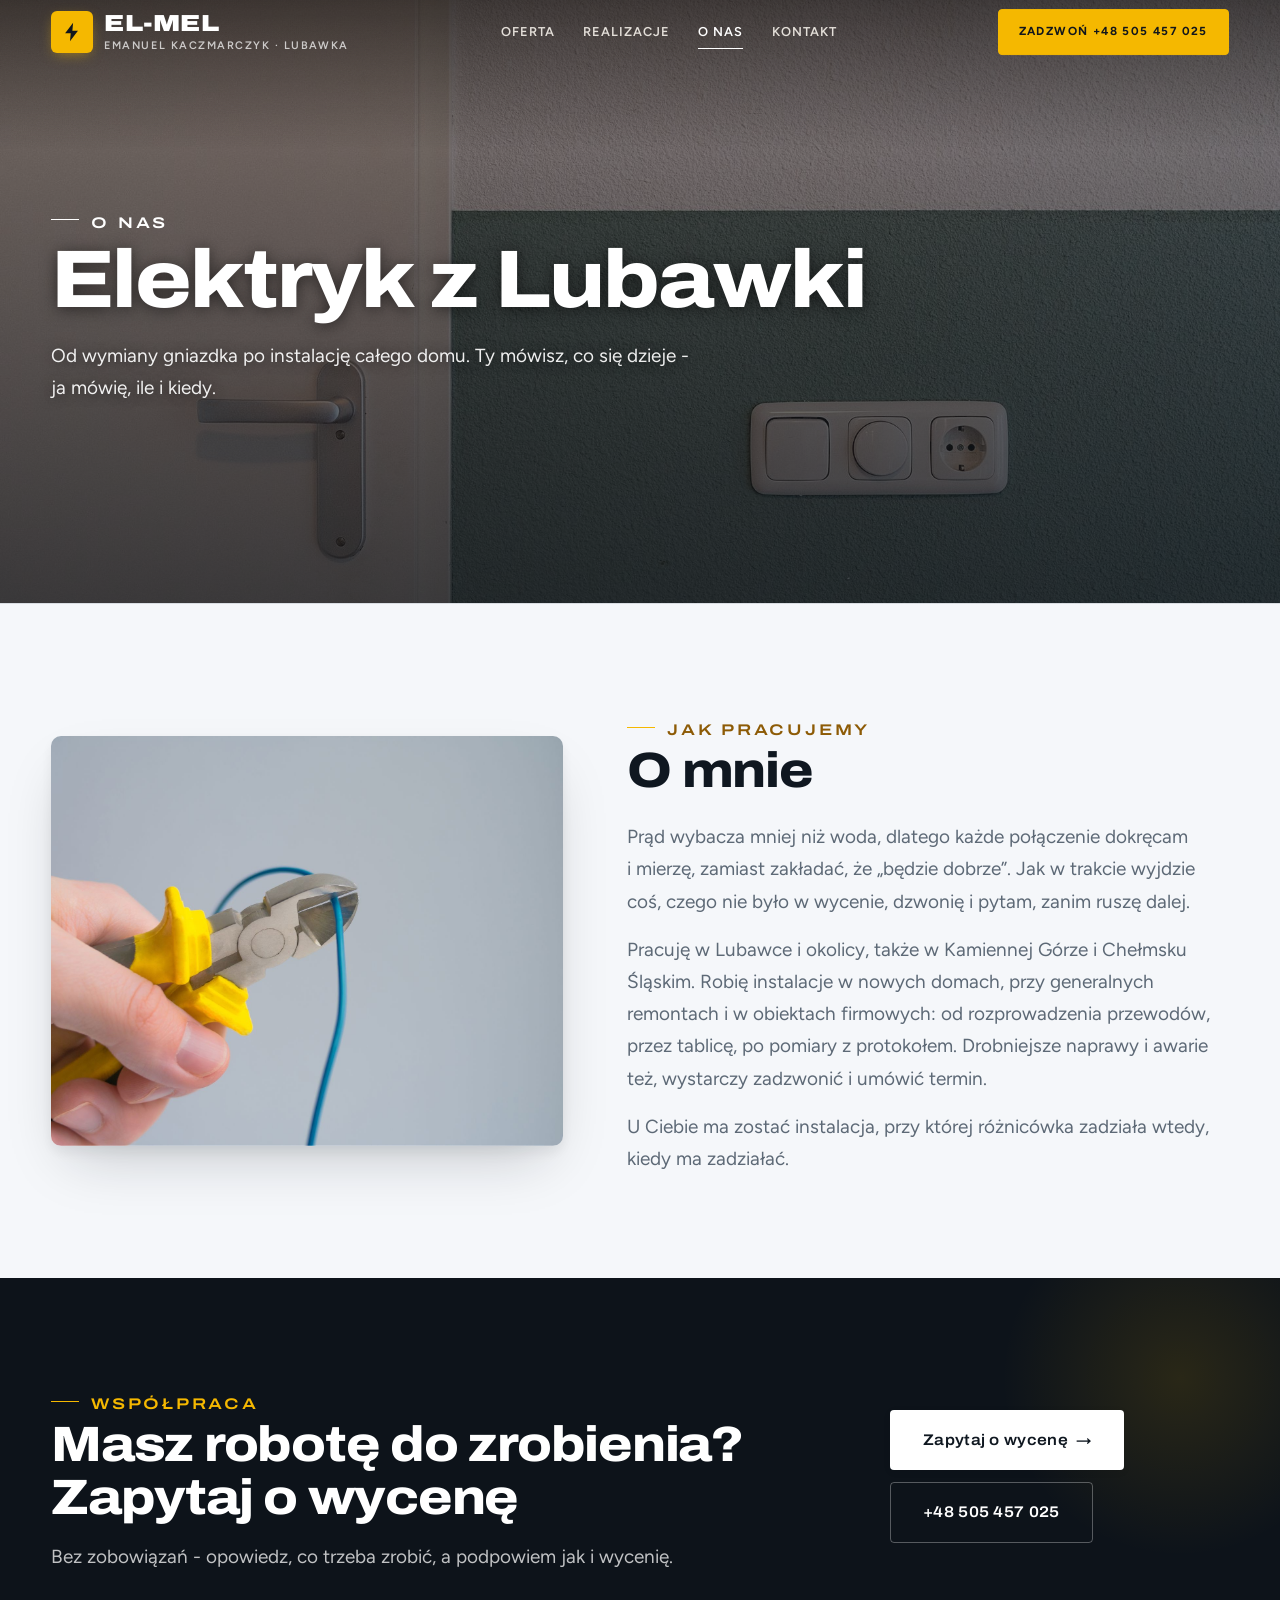
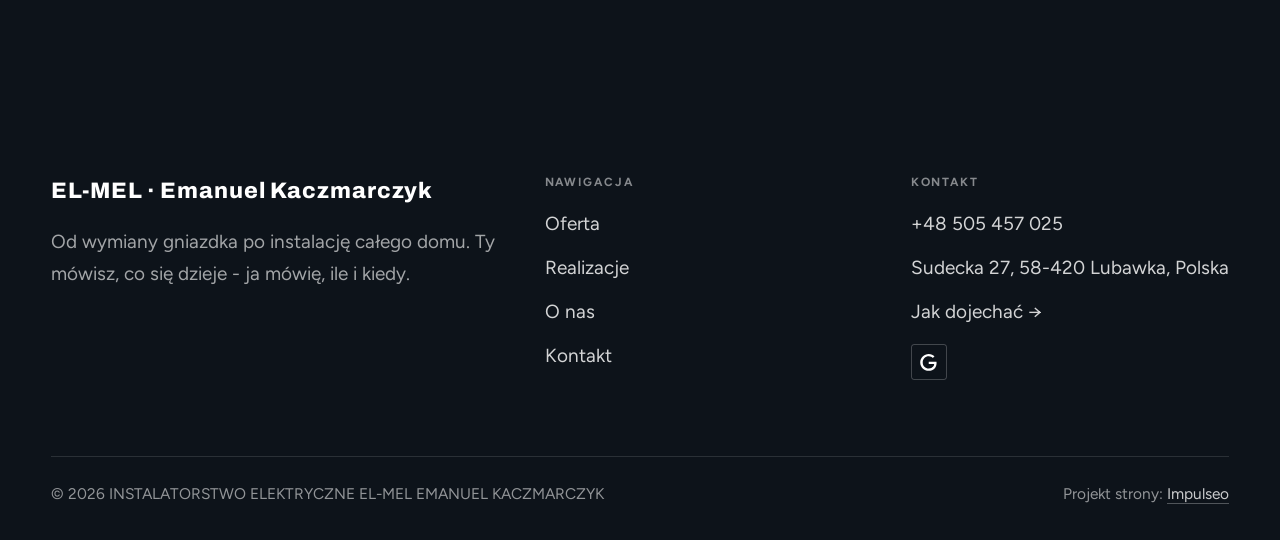
<file: o-nas.html>
<!DOCTYPE html>
<html lang="pl">
<head>
<meta charset="UTF-8">
<meta name="viewport" content="width=device-width, initial-scale=1.0">
<title>O nas - INSTALATORSTWO ELEKTRYCZNE EL-MEL EMANUEL KACZMARCZYK</title>
<meta name="description" content="Elektryk w Lubawce z dojazdem. Awarie, instalacje, rozdzielnice, oświetlenie, pomiary z protokołem. Cenę znasz przed robotą. Zadzwoń: +48 505 457 025.">
<link rel="canonical" href="https://kris20032.github.io/instalatorstwo-elektryczne-el-mel-emanuel-kaczmarczyk/o-nas.html">
<meta name="robots" content="noindex, nofollow">
<meta property="og:type" content="website">
<meta property="og:locale" content="pl_PL">
<meta property="og:site_name" content="INSTALATORSTWO ELEKTRYCZNE EL-MEL EMANUEL KACZMARCZYK">
<meta property="og:title" content="O nas - INSTALATORSTWO ELEKTRYCZNE EL-MEL EMANUEL KACZMARCZYK">
<meta property="og:description" content="Elektryk w Lubawce z dojazdem. Awarie, instalacje, rozdzielnice, oświetlenie, pomiary z protokołem. Cenę znasz przed robotą. Zadzwoń: +48 505 457 025.">
<meta property="og:url" content="https://kris20032.github.io/instalatorstwo-elektryczne-el-mel-emanuel-kaczmarczyk/o-nas.html">
<meta property="og:image" content="https://kris20032.github.io/instalatorstwo-elektryczne-el-mel-emanuel-kaczmarczyk/img/og.jpg">
<meta property="og:image:width" content="1200">
<meta property="og:image:height" content="630">
<meta name="twitter:card" content="summary_large_image">
<link rel="preconnect" href="https://fonts.googleapis.com">
<link rel="preconnect" href="https://fonts.gstatic.com" crossorigin>
<link href="https://fonts.googleapis.com/css2?family=Archivo:wdth,wght@100..125,500..900&family=Figtree:wght@400;500;600;700&display=swap" rel="stylesheet">
<link rel="stylesheet" href="assets/styles.css?v=elmel2">
</head>
<body>

<header class="nav">
  <div class="wrap nav-inner">
    <a class="brand brand-el" href="index.html" aria-label="EL-MEL Emanuel Kaczmarczyk, Lubawka"><span class="bm-ico" aria-hidden="true"><svg viewBox="0 0 24 24" width="22" height="22"><path d="M13.2 2 4.5 13.4h6.1L9.8 22l8.7-11.4h-6.1L13.2 2Z" fill="currentColor"/></svg></span><span class="bm-txt"><span class="bm-name">EL-MEL</span><span class="bm-sub">Emanuel Kaczmarczyk · Lubawka</span></span></a>
    <nav class="nav-links">
      <a href="oferta.html">Oferta</a>
      <a href="realizacje.html">Realizacje</a>
      <a href="o-nas.html" class="active" aria-current="page">O nas</a>
      <a href="kontakt.html">Kontakt</a>
      <a href="tel:+48505457025" class="btn btn-accent">Zadzwoń +48 505 457 025</a>
    </nav>
    <button class="nav-toggle" aria-label="Menu"><span></span><span></span><span></span></button>
  </div>
</header>

<main>
<section class="pagehead">
  <img src="img/g4.jpg" alt="INSTALATORSTWO ELEKTRYCZNE EL-MEL EMANUEL KACZMARCZYK - Elektryk z Lubawki" width="1880" height="1255" decoding="async">
  <div class="wrap">
    <span class="eyebrow">O nas</span>
    <h1>Elektryk z Lubawki</h1>
    <p>Od wymiany gniazdka po instalację całego domu. Ty mówisz, co się dzieje - ja mówię, ile i kiedy.</p>
  </div>
</section>
<section>
  <div class="wrap split">
    <div class="split-art reveal"><img src="img/g5.jpg" alt="INSTALATORSTWO ELEKTRYCZNE EL-MEL EMANUEL KACZMARCZYK" loading="lazy" width="1880" height="1253" decoding="async"></div>
    <div class="split-copy reveal">
      <span class="eyebrow">Jak pracujemy</span>
      <h2>O mnie</h2>
      <p class="muted">Prąd wybacza mniej niż woda, dlatego każde połączenie dokręcam i mierzę, zamiast zakładać, że „będzie dobrze”. Jak w trakcie wyjdzie coś, czego nie było w wycenie, dzwonię i pytam, zanim ruszę dalej.</p>
      <p class="muted">Pracuję w Lubawce i okolicy, także w Kamiennej Górze i Chełmsku Śląskim. Robię instalacje w nowych domach, przy generalnych remontach i w obiektach firmowych: od rozprowadzenia przewodów, przez tablicę, po pomiary z protokołem. Drobniejsze naprawy i awarie też, wystarczy zadzwonić i umówić termin.</p>
      <p class="muted">U Ciebie ma zostać instalacja, przy której różnicówka zadziała wtedy, kiedy ma zadziałać.</p>
    </div>
  </div>
</section>


<section class="cta">
  <div class="wrap">
    <div class="reveal">
      <span class="eyebrow">Współpraca</span>
      <h2>Masz robotę do zrobienia? Zapytaj o wycenę</h2>
      <p>Bez zobowiązań - opowiedz, co trzeba zrobić, a podpowiem jak i wycenię.</p>
    </div>
    <div class="cta-actions reveal">
      <a href="kontakt.html" class="btn btn-light">Zapytaj o wycenę <span class="arr">→</span></a>
      <a href="tel:+48505457025" class="btn btn-ghost btn-ghost-cta">+48 505 457 025</a>
    </div>
  </div>
</section>
</main>

<footer>
  <div class="wrap">
    <div class="foot-grid">
      <div class="foot-brand">
        <div class="name">EL-MEL · Emanuel Kaczmarczyk</div>
        <p>Od wymiany gniazdka po instalację całego domu. Ty mówisz, co się dzieje - ja mówię, ile i kiedy.</p>
      </div>
      <div class="foot-col">
        <h4>Nawigacja</h4>
        <a href="oferta.html">Oferta</a>
        <a href="realizacje.html">Realizacje</a>
        <a href="o-nas.html">O nas</a>
        <a href="kontakt.html">Kontakt</a>
      </div>
      <div class="foot-col">
        <h4>Kontakt</h4>
        <a href="tel:+48505457025">+48 505 457 025</a>
        <p>Sudecka 27, 58-420 Lubawka, Polska</p>
        <a href="https://maps.google.com/?cid=8699255477340169884&g_mp=Cidnb29nbGUubWFwcy5wbGFjZXMudjEuUGxhY2VzLlNlYXJjaFRleHQQAhgEIAA" target="_blank" rel="noopener">Jak dojechać →</a>
      <div class="foot-soc">
        <a class="soc" href="https://maps.google.com/?cid=8699255477340169884&g_mp=Cidnb29nbGUubWFwcy5wbGFjZXMudjEuUGxhY2VzLlNlYXJjaFRleHQQAhgEIAA" target="_blank" rel="noopener" aria-label="Google - INSTALATORSTWO ELEKTRYCZNE EL-MEL EMANUEL KACZMARCZYK"><svg viewBox="0 0 24 24" aria-hidden="true" focusable="false"><path d="M12.48 10.92v3.28h7.84c-.24 1.84-.853 3.187-1.787 4.133-1.147 1.147-2.933 2.4-6.053 2.4-4.827 0-8.6-3.893-8.6-8.72s3.773-8.72 8.6-8.72c2.6 0 4.507 1.027 5.907 2.347l2.307-2.307C18.747 1.44 16.133 0 12.48 0 5.867 0 .307 5.387.307 12s5.56 12 12.173 12c3.573 0 6.267-1.173 8.373-3.36 2.16-2.16 2.84-5.213 2.84-7.667 0-.76-.053-1.467-.173-2.053H12.48z" fill="currentColor"/></svg></a>
      </div>
      </div>
    </div>
    <div class="foot-bot">
      <span>© 2026 INSTALATORSTWO ELEKTRYCZNE EL-MEL EMANUEL KACZMARCZYK</span>
      <span>Projekt strony: <a class="foot-credit" href="https://impulseo.pl" target="_blank" rel="noopener">Impulseo</a></span>
    </div>
  </div>
</footer>
<div class="sticky-call"><a class="sc-call" href="tel:+48505457025"><svg class="ico-tel" width="16" height="16" viewBox="0 0 24 24" fill="none" aria-hidden="true"><path d="M6.6 10.8a15.5 15.5 0 0 0 6.6 6.6l2.2-2.2a1 1 0 0 1 1-.24 11.4 11.4 0 0 0 3.6.58 1 1 0 0 1 1 1V20a1 1 0 0 1-1 1A17 17 0 0 1 3 4a1 1 0 0 1 1-1h3.5a1 1 0 0 1 1 1c0 1.25.2 2.46.58 3.6a1 1 0 0 1-.25 1l-2.23 2.2Z" fill="currentColor"/></svg> Zadzwoń</a><a class="sc-quote" href="kontakt.html">Zadzwoń: +48 505 457 025</a></div>
<div class="demo-wazne" data-do="2026-12-01" data-cykl="3" hidden><svg class="dw-ico" width="13" height="13" viewBox="0 0 24 24" fill="none" aria-hidden="true"><circle cx="12" cy="12" r="8.6" stroke="currentColor" stroke-width="1.8"/><path d="M12 7.2V12l3.3 2" stroke="currentColor" stroke-width="1.8" stroke-linecap="round"/></svg><span class="dw-txt"></span></div>

<script src="assets/main.js"></script>
</body>
</html>
</file>
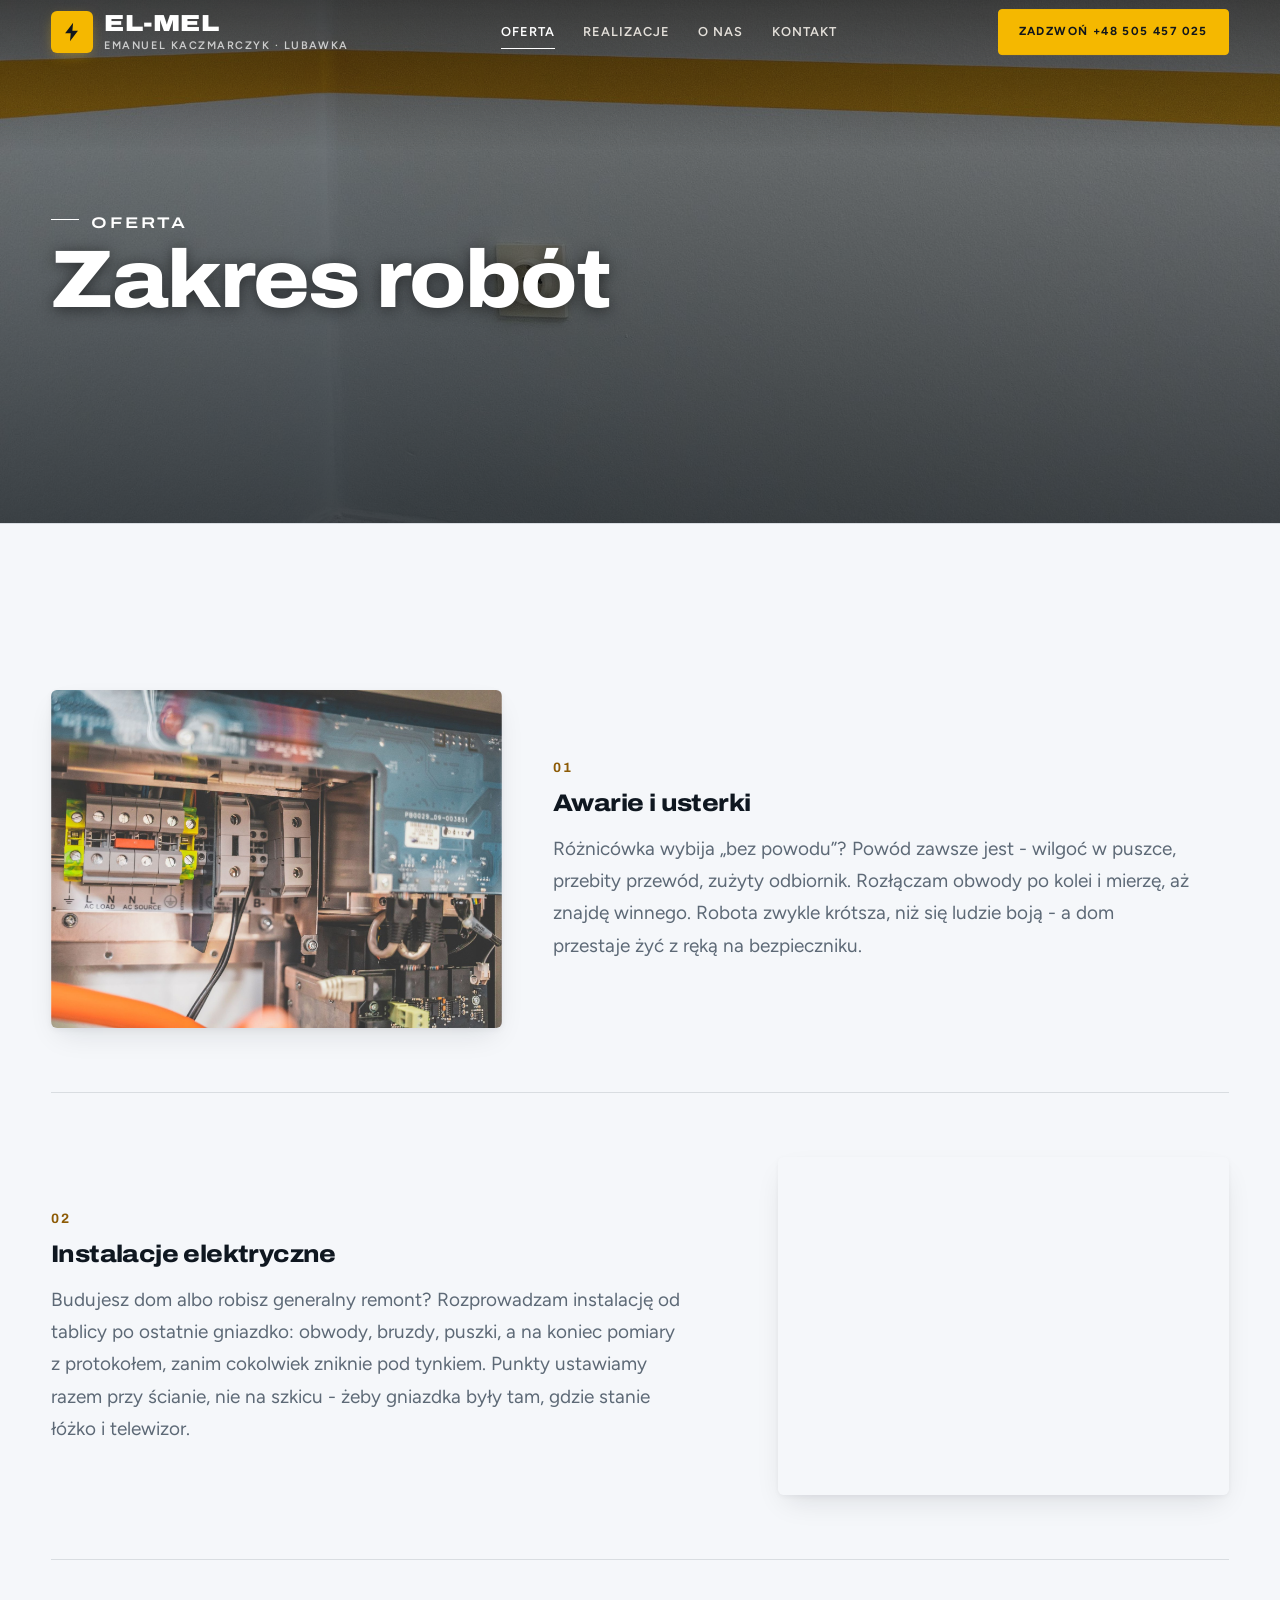
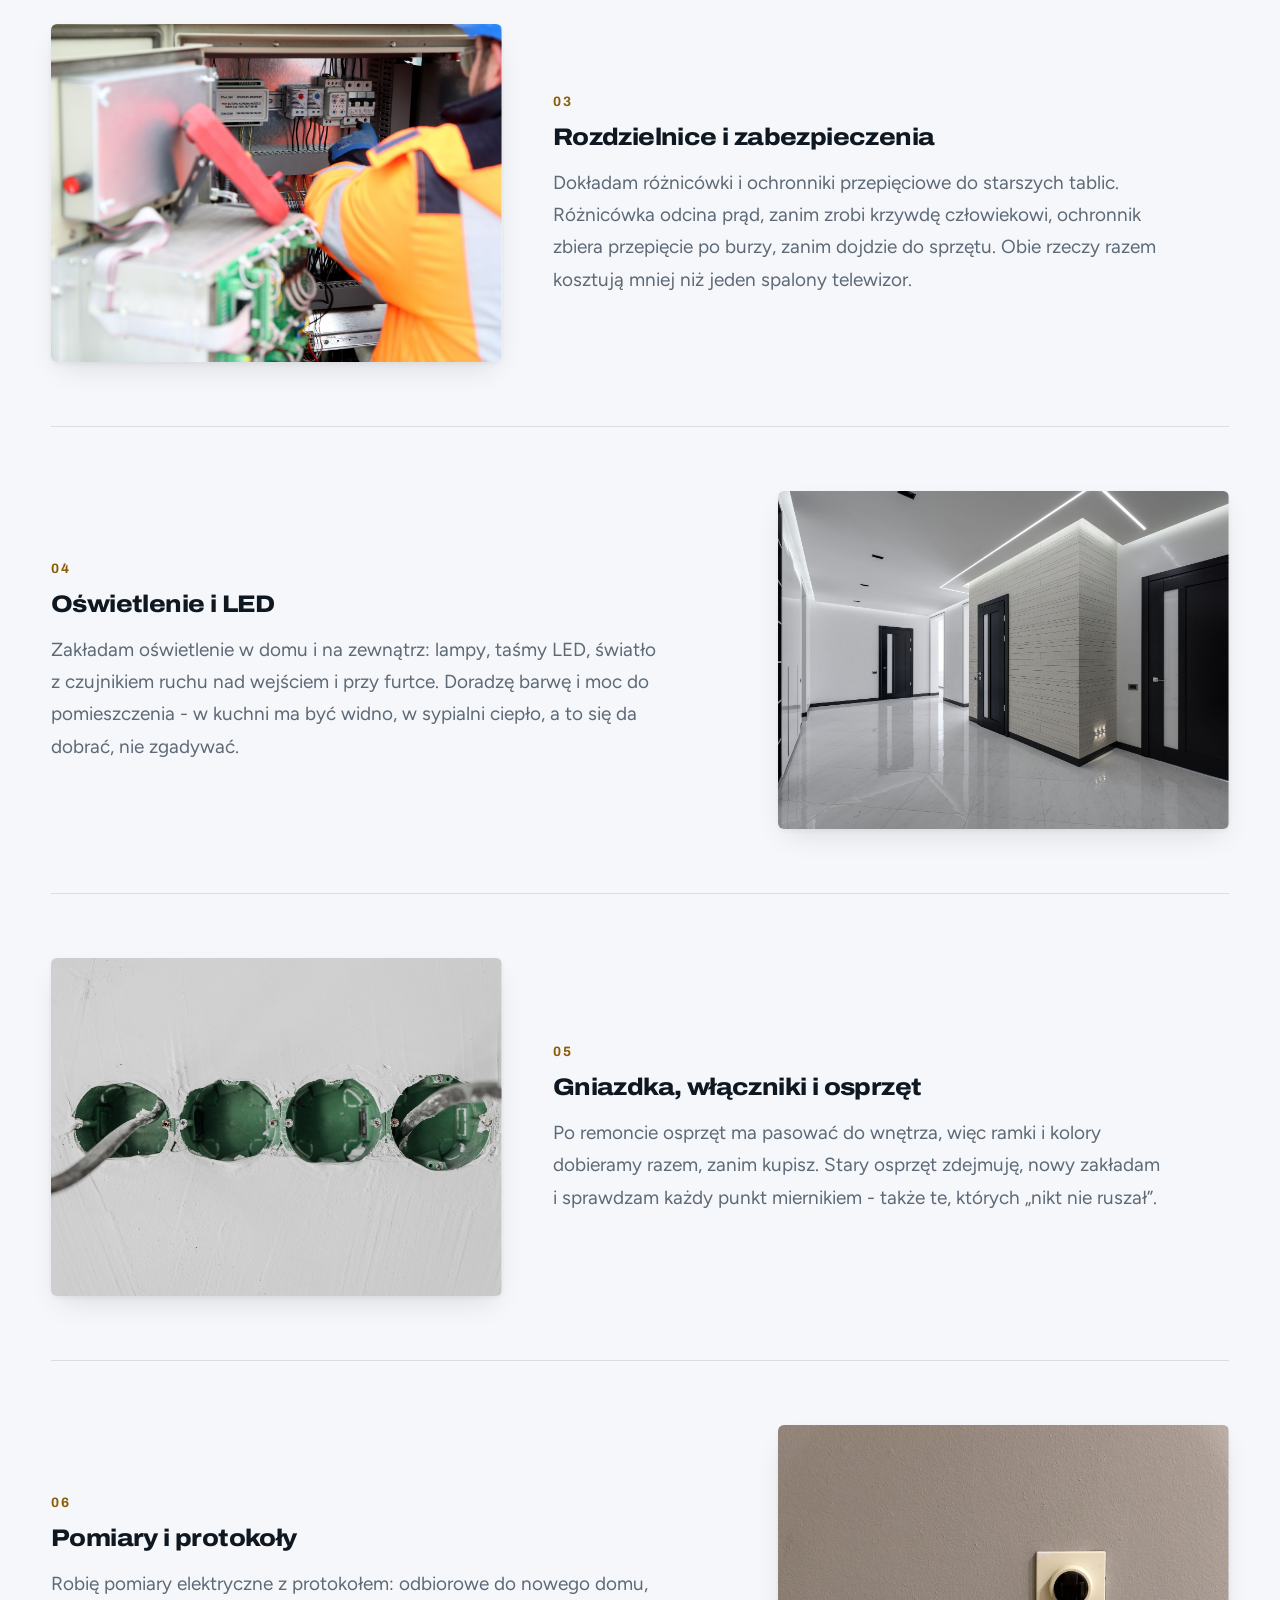
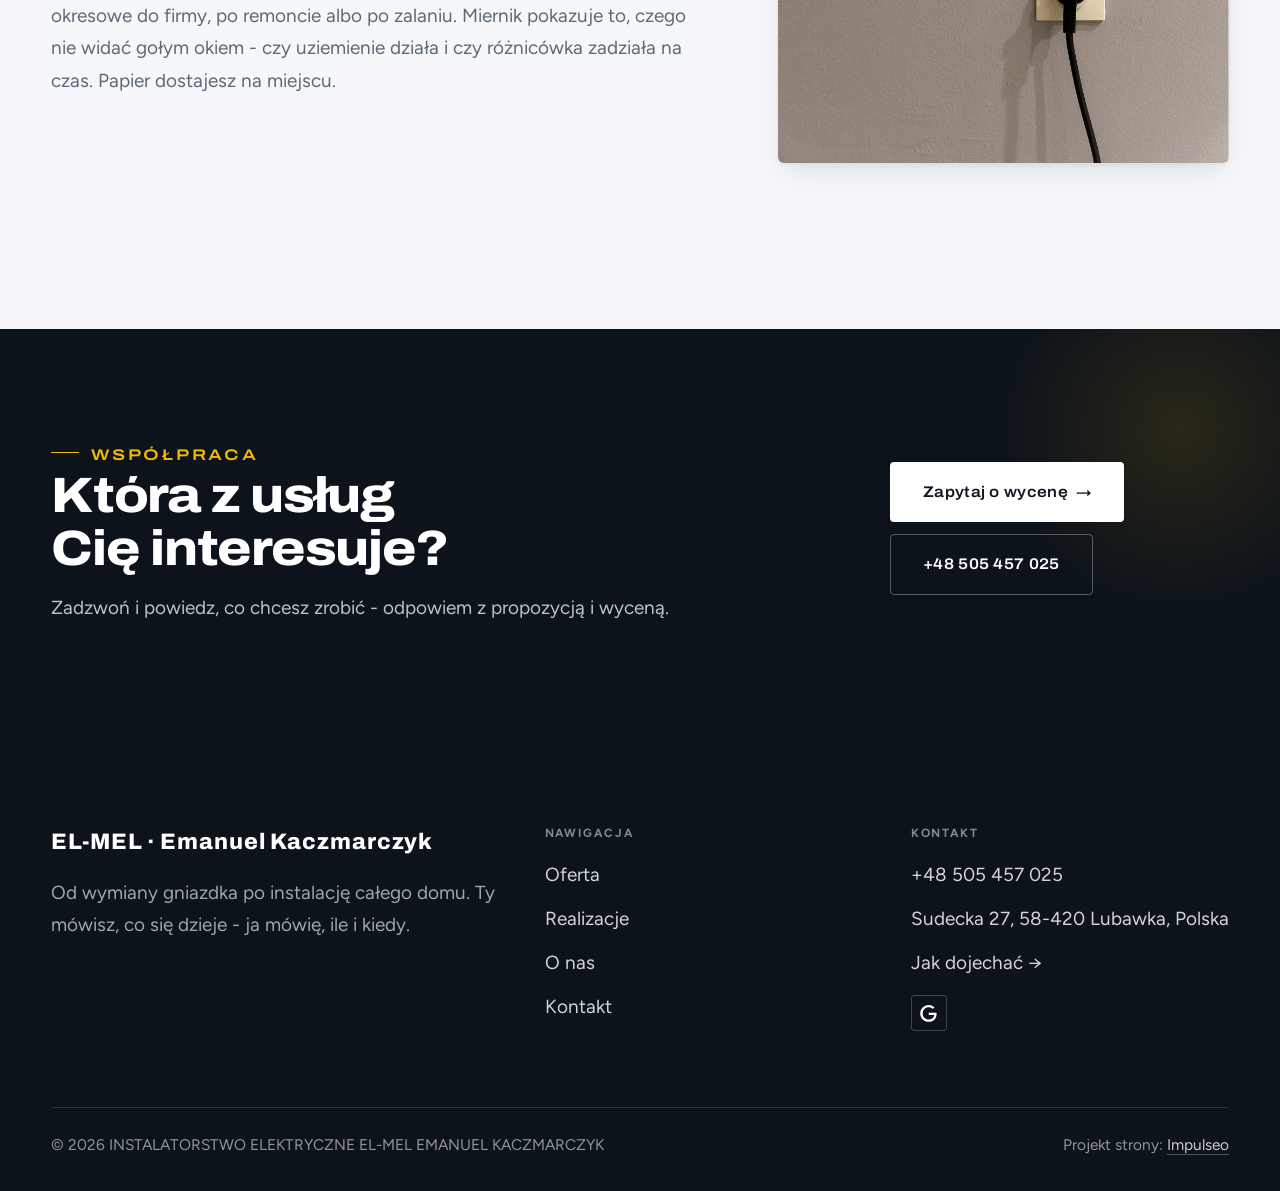
<file: oferta.html>
<!DOCTYPE html>
<html lang="pl">
<head>
<meta charset="UTF-8">
<meta name="viewport" content="width=device-width, initial-scale=1.0">
<title>Oferta - INSTALATORSTWO ELEKTRYCZNE EL-MEL EMANUEL KACZMARCZYK</title>
<meta name="description" content="Elektryk w Lubawce z dojazdem. Awarie, instalacje, rozdzielnice, oświetlenie, pomiary z protokołem. Cenę znasz przed robotą. Zadzwoń: +48 505 457 025.">
<link rel="canonical" href="https://kris20032.github.io/instalatorstwo-elektryczne-el-mel-emanuel-kaczmarczyk/oferta.html">
<meta name="robots" content="noindex, nofollow">
<meta property="og:type" content="website">
<meta property="og:locale" content="pl_PL">
<meta property="og:site_name" content="INSTALATORSTWO ELEKTRYCZNE EL-MEL EMANUEL KACZMARCZYK">
<meta property="og:title" content="Oferta - INSTALATORSTWO ELEKTRYCZNE EL-MEL EMANUEL KACZMARCZYK">
<meta property="og:description" content="Elektryk w Lubawce z dojazdem. Awarie, instalacje, rozdzielnice, oświetlenie, pomiary z protokołem. Cenę znasz przed robotą. Zadzwoń: +48 505 457 025.">
<meta property="og:url" content="https://kris20032.github.io/instalatorstwo-elektryczne-el-mel-emanuel-kaczmarczyk/oferta.html">
<meta property="og:image" content="https://kris20032.github.io/instalatorstwo-elektryczne-el-mel-emanuel-kaczmarczyk/img/og.jpg">
<meta property="og:image:width" content="1200">
<meta property="og:image:height" content="630">
<meta name="twitter:card" content="summary_large_image">
<link rel="preconnect" href="https://fonts.googleapis.com">
<link rel="preconnect" href="https://fonts.gstatic.com" crossorigin>
<link href="https://fonts.googleapis.com/css2?family=Archivo:wdth,wght@100..125,500..900&family=Figtree:wght@400;500;600;700&display=swap" rel="stylesheet">
<link rel="stylesheet" href="assets/styles.css?v=elmel2">
</head>
<body>

<header class="nav">
  <div class="wrap nav-inner">
    <a class="brand brand-el" href="index.html" aria-label="EL-MEL Emanuel Kaczmarczyk, Lubawka"><span class="bm-ico" aria-hidden="true"><svg viewBox="0 0 24 24" width="22" height="22"><path d="M13.2 2 4.5 13.4h6.1L9.8 22l8.7-11.4h-6.1L13.2 2Z" fill="currentColor"/></svg></span><span class="bm-txt"><span class="bm-name">EL-MEL</span><span class="bm-sub">Emanuel Kaczmarczyk · Lubawka</span></span></a>
    <nav class="nav-links">
      <a href="oferta.html" class="active" aria-current="page">Oferta</a>
      <a href="realizacje.html">Realizacje</a>
      <a href="o-nas.html">O nas</a>
      <a href="kontakt.html">Kontakt</a>
      <a href="tel:+48505457025" class="btn btn-accent">Zadzwoń +48 505 457 025</a>
    </nav>
    <button class="nav-toggle" aria-label="Menu"><span></span><span></span><span></span></button>
  </div>
</header>

<main>
<section class="pagehead">
  <img src="img/g3.jpg" alt="INSTALATORSTWO ELEKTRYCZNE EL-MEL EMANUEL KACZMARCZYK - Zakres robót" width="1880" height="1255" decoding="async">
  <div class="wrap">
    <span class="eyebrow">Oferta</span>
    <h1>Zakres robót</h1>
  </div>
</section>
<section>
  <div class="wrap">
    <div class="svc-row reveal">
      <div class="svc-row-art"><img src="img/g11.jpg" alt="Awarie i usterki" loading="lazy" width="1880" height="1253" decoding="async"></div>
      <div>
        <span class="num">01</span>
        <h3>Awarie i usterki</h3>
        <p class="muted">Różnicówka wybija „bez powodu”? Powód zawsze jest - wilgoć w puszce, przebity przewód, zużyty odbiornik. Rozłączam obwody po kolei i mierzę, aż znajdę winnego. Robota zwykle krótsza, niż się ludzie boją - a dom przestaje żyć z ręką na bezpieczniku.</p>
      </div>
    </div>
    <div class="svc-row rev reveal">
      <div class="svc-row-art"><img src="img/g12.jpg" alt="Instalacje elektryczne" loading="lazy" width="1880" height="1254" decoding="async"></div>
      <div>
        <span class="num">02</span>
        <h3>Instalacje elektryczne</h3>
        <p class="muted">Budujesz dom albo robisz generalny remont? Rozprowadzam instalację od tablicy po ostatnie gniazdko: obwody, bruzdy, puszki, a na koniec pomiary z protokołem, zanim cokolwiek zniknie pod tynkiem. Punkty ustawiamy razem przy ścianie, nie na szkicu - żeby gniazdka były tam, gdzie stanie łóżko i telewizor.</p>
      </div>
    </div>
    <div class="svc-row reveal">
      <div class="svc-row-art"><img src="img/g13.jpg" alt="Rozdzielnice i zabezpieczenia" loading="lazy" width="1880" height="1253" decoding="async"></div>
      <div>
        <span class="num">03</span>
        <h3>Rozdzielnice i zabezpieczenia</h3>
        <p class="muted">Dokładam różnicówki i ochronniki przepięciowe do starszych tablic. Różnicówka odcina prąd, zanim zrobi krzywdę człowiekowi, ochronnik zbiera przepięcie po burzy, zanim dojdzie do sprzętu. Obie rzeczy razem kosztują mniej niż jeden spalony telewizor.</p>
      </div>
    </div>
    <div class="svc-row rev reveal">
      <div class="svc-row-art"><img src="img/about.jpg" alt="Oświetlenie i LED" loading="lazy" width="1880" height="1255" decoding="async"></div>
      <div>
        <span class="num">04</span>
        <h3>Oświetlenie i LED</h3>
        <p class="muted">Zakładam oświetlenie w domu i na zewnątrz: lampy, taśmy LED, światło z czujnikiem ruchu nad wejściem i przy furtce. Doradzę barwę i moc do pomieszczenia - w kuchni ma być widno, w sypialni ciepło, a to się da dobrać, nie zgadywać.</p>
      </div>
    </div>
    <div class="svc-row reveal">
      <div class="svc-row-art"><img src="img/g1.jpg" alt="Gniazdka, włączniki i osprzęt" loading="lazy" width="1880" height="1255" decoding="async"></div>
      <div>
        <span class="num">05</span>
        <h3>Gniazdka, włączniki i osprzęt</h3>
        <p class="muted">Po remoncie osprzęt ma pasować do wnętrza, więc ramki i kolory dobieramy razem, zanim kupisz. Stary osprzęt zdejmuję, nowy zakładam i sprawdzam każdy punkt miernikiem - także te, których „nikt nie ruszał”.</p>
      </div>
    </div>
    <div class="svc-row rev reveal">
      <div class="svc-row-art"><img src="img/g2.jpg" alt="Pomiary i protokoły" loading="lazy" width="1880" height="1255" decoding="async"></div>
      <div>
        <span class="num">06</span>
        <h3>Pomiary i protokoły</h3>
        <p class="muted">Robię pomiary elektryczne z protokołem: odbiorowe do nowego domu, okresowe do firmy, po remoncie albo po zalaniu. Miernik pokazuje to, czego nie widać gołym okiem - czy uziemienie działa i czy różnicówka zadziała na czas. Papier dostajesz na miejscu.</p>
      </div>
    </div>
  </div>
</section>

<section class="cta">
  <div class="wrap">
    <div class="reveal">
      <span class="eyebrow">Współpraca</span>
      <h2>Która z usług Cię interesuje?</h2>
      <p>Zadzwoń i powiedz, co chcesz zrobić - odpowiem z propozycją i wyceną.</p>
    </div>
    <div class="cta-actions reveal">
      <a href="kontakt.html" class="btn btn-light">Zapytaj o wycenę <span class="arr">→</span></a>
      <a href="tel:+48505457025" class="btn btn-ghost btn-ghost-cta">+48 505 457 025</a>
    </div>
  </div>
</section>
</main>

<footer>
  <div class="wrap">
    <div class="foot-grid">
      <div class="foot-brand">
        <div class="name">EL-MEL · Emanuel Kaczmarczyk</div>
        <p>Od wymiany gniazdka po instalację całego domu. Ty mówisz, co się dzieje - ja mówię, ile i kiedy.</p>
      </div>
      <div class="foot-col">
        <h4>Nawigacja</h4>
        <a href="oferta.html">Oferta</a>
        <a href="realizacje.html">Realizacje</a>
        <a href="o-nas.html">O nas</a>
        <a href="kontakt.html">Kontakt</a>
      </div>
      <div class="foot-col">
        <h4>Kontakt</h4>
        <a href="tel:+48505457025">+48 505 457 025</a>
        <p>Sudecka 27, 58-420 Lubawka, Polska</p>
        <a href="https://maps.google.com/?cid=8699255477340169884&g_mp=Cidnb29nbGUubWFwcy5wbGFjZXMudjEuUGxhY2VzLlNlYXJjaFRleHQQAhgEIAA" target="_blank" rel="noopener">Jak dojechać →</a>
      <div class="foot-soc">
        <a class="soc" href="https://maps.google.com/?cid=8699255477340169884&g_mp=Cidnb29nbGUubWFwcy5wbGFjZXMudjEuUGxhY2VzLlNlYXJjaFRleHQQAhgEIAA" target="_blank" rel="noopener" aria-label="Google - INSTALATORSTWO ELEKTRYCZNE EL-MEL EMANUEL KACZMARCZYK"><svg viewBox="0 0 24 24" aria-hidden="true" focusable="false"><path d="M12.48 10.92v3.28h7.84c-.24 1.84-.853 3.187-1.787 4.133-1.147 1.147-2.933 2.4-6.053 2.4-4.827 0-8.6-3.893-8.6-8.72s3.773-8.72 8.6-8.72c2.6 0 4.507 1.027 5.907 2.347l2.307-2.307C18.747 1.44 16.133 0 12.48 0 5.867 0 .307 5.387.307 12s5.56 12 12.173 12c3.573 0 6.267-1.173 8.373-3.36 2.16-2.16 2.84-5.213 2.84-7.667 0-.76-.053-1.467-.173-2.053H12.48z" fill="currentColor"/></svg></a>
      </div>
      </div>
    </div>
    <div class="foot-bot">
      <span>© 2026 INSTALATORSTWO ELEKTRYCZNE EL-MEL EMANUEL KACZMARCZYK</span>
      <span>Projekt strony: <a class="foot-credit" href="https://impulseo.pl" target="_blank" rel="noopener">Impulseo</a></span>
    </div>
  </div>
</footer>
<div class="sticky-call"><a class="sc-call" href="tel:+48505457025"><svg class="ico-tel" width="16" height="16" viewBox="0 0 24 24" fill="none" aria-hidden="true"><path d="M6.6 10.8a15.5 15.5 0 0 0 6.6 6.6l2.2-2.2a1 1 0 0 1 1-.24 11.4 11.4 0 0 0 3.6.58 1 1 0 0 1 1 1V20a1 1 0 0 1-1 1A17 17 0 0 1 3 4a1 1 0 0 1 1-1h3.5a1 1 0 0 1 1 1c0 1.25.2 2.46.58 3.6a1 1 0 0 1-.25 1l-2.23 2.2Z" fill="currentColor"/></svg> Zadzwoń</a><a class="sc-quote" href="kontakt.html">Zadzwoń: +48 505 457 025</a></div>
<div class="demo-wazne" data-do="2026-12-01" data-cykl="3" hidden><svg class="dw-ico" width="13" height="13" viewBox="0 0 24 24" fill="none" aria-hidden="true"><circle cx="12" cy="12" r="8.6" stroke="currentColor" stroke-width="1.8"/><path d="M12 7.2V12l3.3 2" stroke="currentColor" stroke-width="1.8" stroke-linecap="round"/></svg><span class="dw-txt"></span></div>

<script src="assets/main.js"></script>
</body>
</html>
</file>
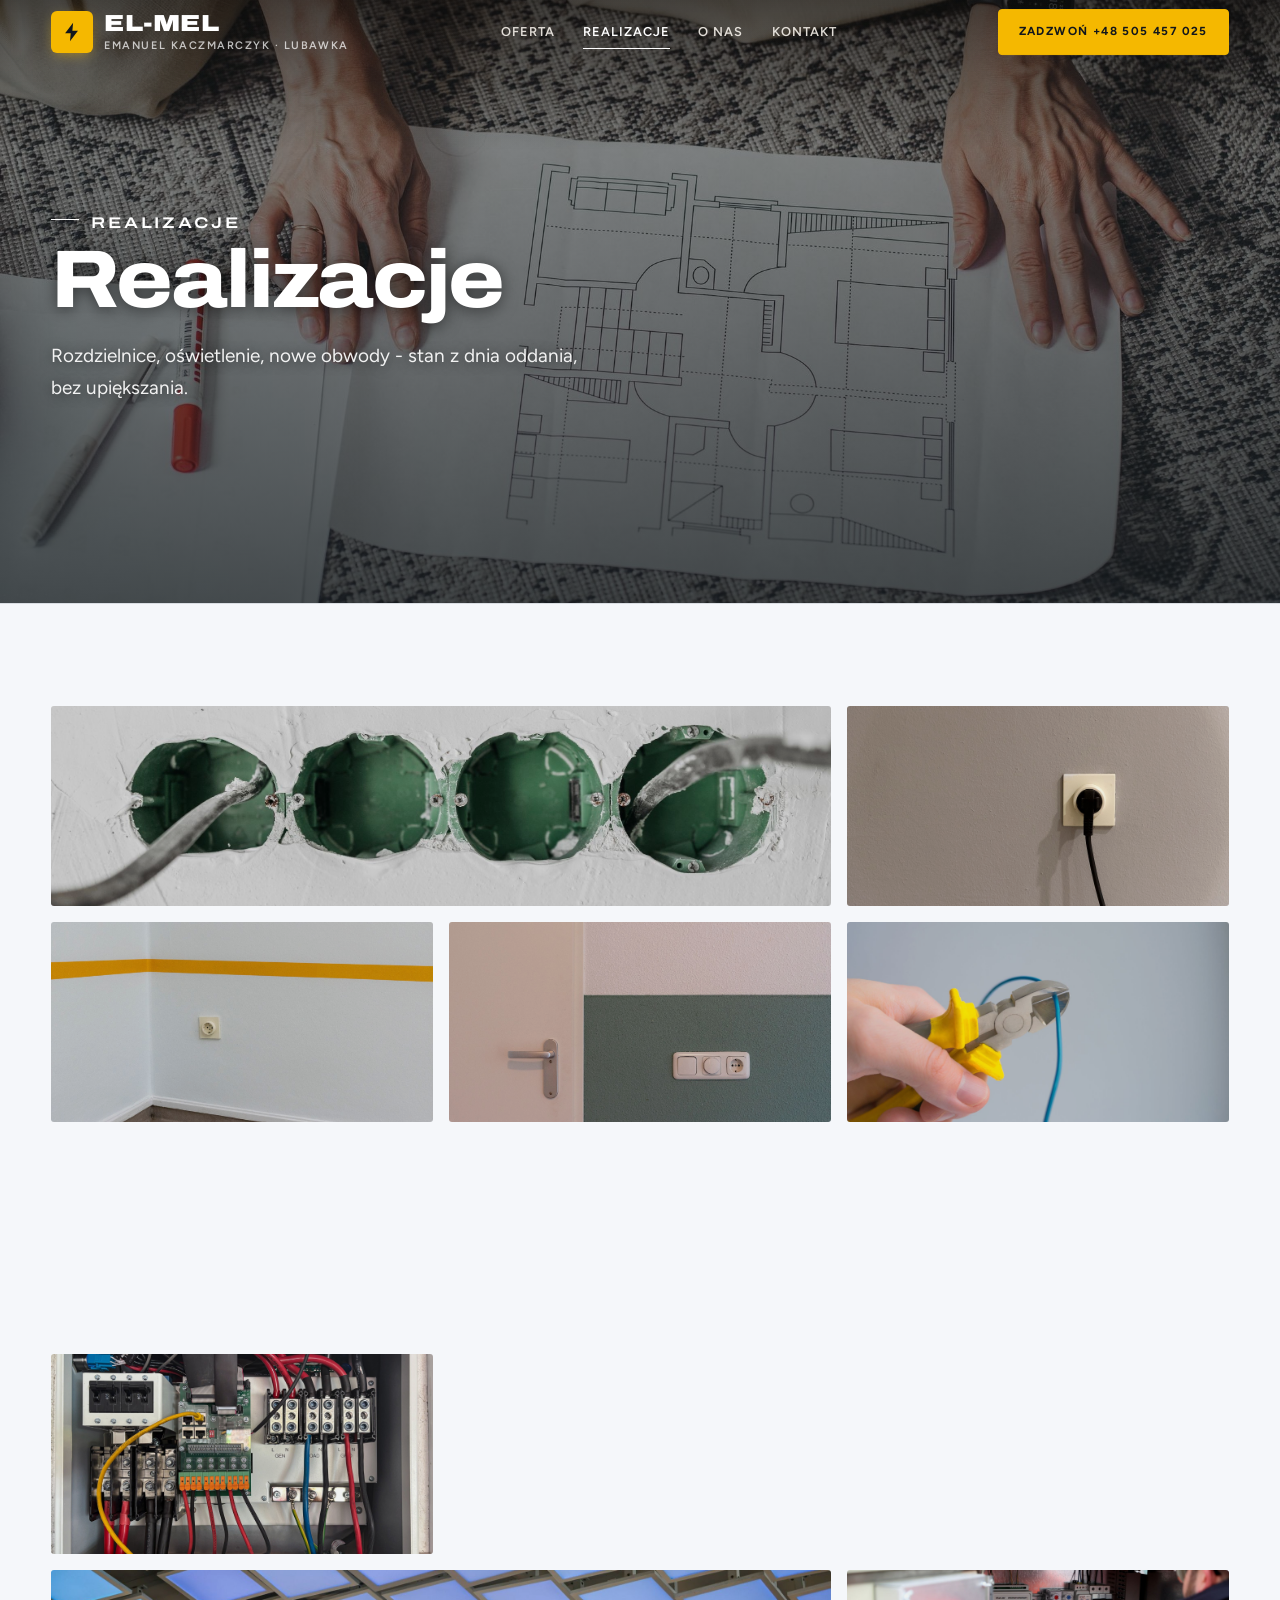
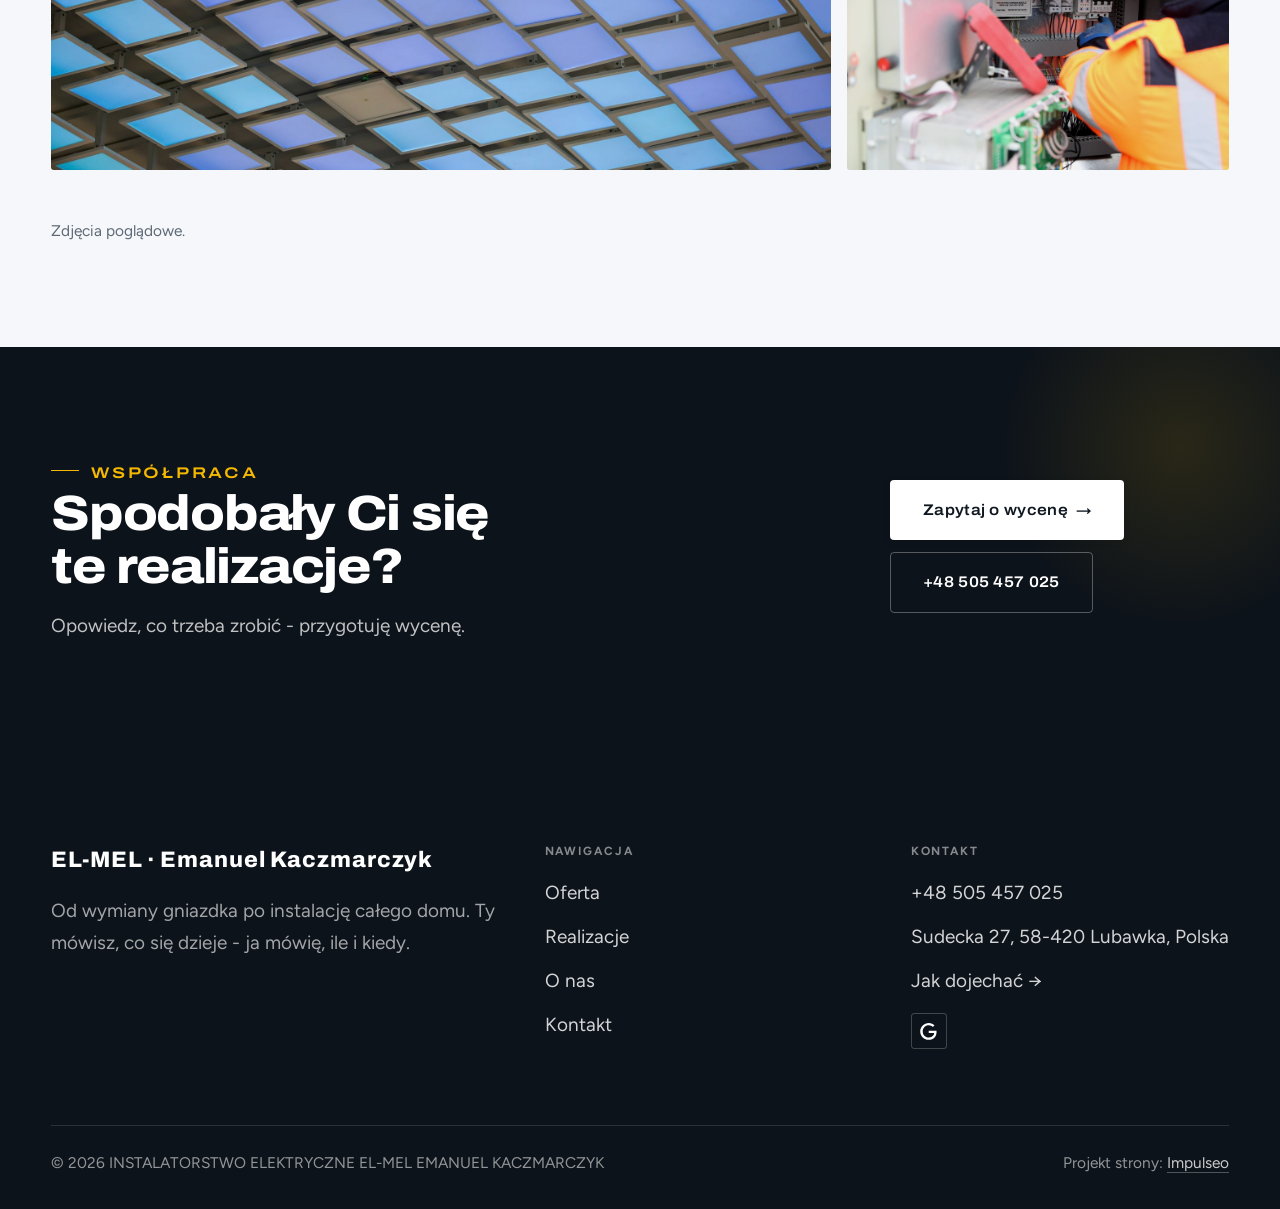
<file: realizacje.html>
<!DOCTYPE html>
<html lang="pl">
<head>
<meta charset="UTF-8">
<meta name="viewport" content="width=device-width, initial-scale=1.0">
<title>Realizacje - INSTALATORSTWO ELEKTRYCZNE EL-MEL EMANUEL KACZMARCZYK</title>
<meta name="description" content="Realizacje INSTALATORSTWO ELEKTRYCZNE EL-MEL EMANUEL KACZMARCZYK: Rozdzielnica po modernizacji, Nowa instalacja przed tynkiem, Oświetlenie LED, Osprzęt po wymianie, Pomiary przy odbiorze">
<link rel="canonical" href="https://kris20032.github.io/instalatorstwo-elektryczne-el-mel-emanuel-kaczmarczyk/realizacje.html">
<meta name="robots" content="noindex, nofollow">
<meta property="og:type" content="website">
<meta property="og:locale" content="pl_PL">
<meta property="og:site_name" content="INSTALATORSTWO ELEKTRYCZNE EL-MEL EMANUEL KACZMARCZYK">
<meta property="og:title" content="Realizacje - INSTALATORSTWO ELEKTRYCZNE EL-MEL EMANUEL KACZMARCZYK">
<meta property="og:description" content="Realizacje INSTALATORSTWO ELEKTRYCZNE EL-MEL EMANUEL KACZMARCZYK: Rozdzielnica po modernizacji, Nowa instalacja przed tynkiem, Oświetlenie LED, Osprzęt po wymianie, Pomiary przy odbiorze">
<meta property="og:url" content="https://kris20032.github.io/instalatorstwo-elektryczne-el-mel-emanuel-kaczmarczyk/realizacje.html">
<meta property="og:image" content="https://kris20032.github.io/instalatorstwo-elektryczne-el-mel-emanuel-kaczmarczyk/img/og.jpg">
<meta property="og:image:width" content="1200">
<meta property="og:image:height" content="630">
<meta name="twitter:card" content="summary_large_image">
<link rel="preconnect" href="https://fonts.googleapis.com">
<link rel="preconnect" href="https://fonts.gstatic.com" crossorigin>
<link href="https://fonts.googleapis.com/css2?family=Archivo:wdth,wght@100..125,500..900&family=Figtree:wght@400;500;600;700&display=swap" rel="stylesheet">
<link rel="stylesheet" href="assets/styles.css?v=elmel2">
</head>
<body>

<header class="nav">
  <div class="wrap nav-inner">
    <a class="brand brand-el" href="index.html" aria-label="EL-MEL Emanuel Kaczmarczyk, Lubawka"><span class="bm-ico" aria-hidden="true"><svg viewBox="0 0 24 24" width="22" height="22"><path d="M13.2 2 4.5 13.4h6.1L9.8 22l8.7-11.4h-6.1L13.2 2Z" fill="currentColor"/></svg></span><span class="bm-txt"><span class="bm-name">EL-MEL</span><span class="bm-sub">Emanuel Kaczmarczyk · Lubawka</span></span></a>
    <nav class="nav-links">
      <a href="oferta.html">Oferta</a>
      <a href="realizacje.html" class="active" aria-current="page">Realizacje</a>
      <a href="o-nas.html">O nas</a>
      <a href="kontakt.html">Kontakt</a>
      <a href="tel:+48505457025" class="btn btn-accent">Zadzwoń +48 505 457 025</a>
    </nav>
    <button class="nav-toggle" aria-label="Menu"><span></span><span></span><span></span></button>
  </div>
</header>

<main>
<section class="pagehead">
  <img src="img/g10.jpg" alt="INSTALATORSTWO ELEKTRYCZNE EL-MEL EMANUEL KACZMARCZYK - Nasze prace" width="1880" height="1253" decoding="async">
  <div class="wrap">
    <span class="eyebrow">Realizacje</span>
    <h1>Realizacje</h1>
    <p>Rozdzielnice, oświetlenie, nowe obwody - stan z dnia oddania, bez upiększania.</p>
  </div>
</section>
<section>
  <div class="wrap">
    <div class="gallery">
      <div class="tile t-two3 reveal"><img src="img/g1.jpg" alt="INSTALATORSTWO ELEKTRYCZNE EL-MEL EMANUEL KACZMARCZYK" loading="lazy" width="1880" height="1255" decoding="async"></div>
      <div class="tile t-third reveal"><img src="img/g2.jpg" alt="INSTALATORSTWO ELEKTRYCZNE EL-MEL EMANUEL KACZMARCZYK" loading="lazy" width="1880" height="1255" decoding="async"></div>
      <div class="tile t-third reveal"><img src="img/g3.jpg" alt="INSTALATORSTWO ELEKTRYCZNE EL-MEL EMANUEL KACZMARCZYK" loading="lazy" width="1880" height="1255" decoding="async"></div>
      <div class="tile t-third reveal"><img src="img/g4.jpg" alt="INSTALATORSTWO ELEKTRYCZNE EL-MEL EMANUEL KACZMARCZYK" loading="lazy" width="1880" height="1255" decoding="async"></div>
      <div class="tile t-third reveal"><img src="img/g5.jpg" alt="INSTALATORSTWO ELEKTRYCZNE EL-MEL EMANUEL KACZMARCZYK" loading="lazy" width="1880" height="1253" decoding="async"></div>
      <div class="tile t-third reveal"><img src="img/g6.jpg" alt="INSTALATORSTWO ELEKTRYCZNE EL-MEL EMANUEL KACZMARCZYK" loading="lazy" width="1731" height="1300" decoding="async"></div>
      <div class="tile t-two3 reveal"><img src="img/g7.jpg" alt="INSTALATORSTWO ELEKTRYCZNE EL-MEL EMANUEL KACZMARCZYK" loading="lazy" width="1880" height="1253" decoding="async"></div>
      <div class="tile t-third reveal"><img src="img/g8.jpg" alt="INSTALATORSTWO ELEKTRYCZNE EL-MEL EMANUEL KACZMARCZYK" loading="lazy" width="1880" height="1357" decoding="async"></div>
      <div class="tile t-third reveal"><img src="img/g9.jpg" alt="INSTALATORSTWO ELEKTRYCZNE EL-MEL EMANUEL KACZMARCZYK" loading="lazy" width="1880" height="992" decoding="async"></div>
      <div class="tile t-third reveal"><img src="img/g11.jpg" alt="INSTALATORSTWO ELEKTRYCZNE EL-MEL EMANUEL KACZMARCZYK" loading="lazy" width="1880" height="1253" decoding="async"></div>
      <div class="tile t-two3 reveal"><img src="img/g12.jpg" alt="INSTALATORSTWO ELEKTRYCZNE EL-MEL EMANUEL KACZMARCZYK" loading="lazy" width="1880" height="1254" decoding="async"></div>
      <div class="tile t-third reveal"><img src="img/g13.jpg" alt="INSTALATORSTWO ELEKTRYCZNE EL-MEL EMANUEL KACZMARCZYK" loading="lazy" width="1880" height="1253" decoding="async"></div>
    </div>
    <p class="muted reveal" style="margin-top:var(--space-7);font-size:var(--text-sm);max-width:62ch">Zdjęcia poglądowe.</p>
  </div>
</section>
<section class="cta">
  <div class="wrap">
    <div class="reveal">
      <span class="eyebrow">Współpraca</span>
      <h2>Spodobały Ci się te realizacje?</h2>
      <p>Opowiedz, co trzeba zrobić - przygotuję wycenę.</p>
    </div>
    <div class="cta-actions reveal">
      <a href="kontakt.html" class="btn btn-light">Zapytaj o wycenę <span class="arr">→</span></a>
      <a href="tel:+48505457025" class="btn btn-ghost btn-ghost-cta">+48 505 457 025</a>
    </div>
  </div>
</section>
</main>

<footer>
  <div class="wrap">
    <div class="foot-grid">
      <div class="foot-brand">
        <div class="name">EL-MEL · Emanuel Kaczmarczyk</div>
        <p>Od wymiany gniazdka po instalację całego domu. Ty mówisz, co się dzieje - ja mówię, ile i kiedy.</p>
      </div>
      <div class="foot-col">
        <h4>Nawigacja</h4>
        <a href="oferta.html">Oferta</a>
        <a href="realizacje.html">Realizacje</a>
        <a href="o-nas.html">O nas</a>
        <a href="kontakt.html">Kontakt</a>
      </div>
      <div class="foot-col">
        <h4>Kontakt</h4>
        <a href="tel:+48505457025">+48 505 457 025</a>
        <p>Sudecka 27, 58-420 Lubawka, Polska</p>
        <a href="https://maps.google.com/?cid=8699255477340169884&g_mp=Cidnb29nbGUubWFwcy5wbGFjZXMudjEuUGxhY2VzLlNlYXJjaFRleHQQAhgEIAA" target="_blank" rel="noopener">Jak dojechać →</a>
      <div class="foot-soc">
        <a class="soc" href="https://maps.google.com/?cid=8699255477340169884&g_mp=Cidnb29nbGUubWFwcy5wbGFjZXMudjEuUGxhY2VzLlNlYXJjaFRleHQQAhgEIAA" target="_blank" rel="noopener" aria-label="Google - INSTALATORSTWO ELEKTRYCZNE EL-MEL EMANUEL KACZMARCZYK"><svg viewBox="0 0 24 24" aria-hidden="true" focusable="false"><path d="M12.48 10.92v3.28h7.84c-.24 1.84-.853 3.187-1.787 4.133-1.147 1.147-2.933 2.4-6.053 2.4-4.827 0-8.6-3.893-8.6-8.72s3.773-8.72 8.6-8.72c2.6 0 4.507 1.027 5.907 2.347l2.307-2.307C18.747 1.44 16.133 0 12.48 0 5.867 0 .307 5.387.307 12s5.56 12 12.173 12c3.573 0 6.267-1.173 8.373-3.36 2.16-2.16 2.84-5.213 2.84-7.667 0-.76-.053-1.467-.173-2.053H12.48z" fill="currentColor"/></svg></a>
      </div>
      </div>
    </div>
    <div class="foot-bot">
      <span>© 2026 INSTALATORSTWO ELEKTRYCZNE EL-MEL EMANUEL KACZMARCZYK</span>
      <span>Projekt strony: <a class="foot-credit" href="https://impulseo.pl" target="_blank" rel="noopener">Impulseo</a></span>
    </div>
  </div>
</footer>
<div class="sticky-call"><a class="sc-call" href="tel:+48505457025"><svg class="ico-tel" width="16" height="16" viewBox="0 0 24 24" fill="none" aria-hidden="true"><path d="M6.6 10.8a15.5 15.5 0 0 0 6.6 6.6l2.2-2.2a1 1 0 0 1 1-.24 11.4 11.4 0 0 0 3.6.58 1 1 0 0 1 1 1V20a1 1 0 0 1-1 1A17 17 0 0 1 3 4a1 1 0 0 1 1-1h3.5a1 1 0 0 1 1 1c0 1.25.2 2.46.58 3.6a1 1 0 0 1-.25 1l-2.23 2.2Z" fill="currentColor"/></svg> Zadzwoń</a><a class="sc-quote" href="kontakt.html">Zadzwoń: +48 505 457 025</a></div>
<div class="demo-wazne" data-do="2026-12-01" data-cykl="3" hidden><svg class="dw-ico" width="13" height="13" viewBox="0 0 24 24" fill="none" aria-hidden="true"><circle cx="12" cy="12" r="8.6" stroke="currentColor" stroke-width="1.8"/><path d="M12 7.2V12l3.3 2" stroke="currentColor" stroke-width="1.8" stroke-linecap="round"/></svg><span class="dw-txt"></span></div>

<script src="assets/main.js"></script>
</body>
</html>
</file>
<file: assets/styles.css>
/* ============================================================
   STOLBASZ — premium, architektoniczny B2B fit-out
   Jasna paleta, zero brązu. System wg premium-web-craft.
   Projekt strony: Impulseo (impulseo.pl)
   ============================================================ */

:root{
  /* PALETA — jasna, architektoniczna, chłodna */
  --paper:#f5f7fa;          /* główne tło */
  --paper-2:#e7edf3;        /* sekcje alternatywne (chłodny jasny szary) */
  --paper-3:#e7edf3;        /* delikatne wypełnienia */
  --ink:#142231;            /* tekst główny — chłodny grafit */
  --ink-soft:#2c3e52;       /* nagłówki drugorzędne */
  --muted:#697785;          /* tekst poboczny */
  --line:rgba(20,34,49,.12);/* hairline */
  --accent:#e8a00c;         /* stonowany petrol-slate — jedyny akcent */
  --accent-d:#c47f06;
  --accent-soft:rgba(232,160,12,.10);
  --dark:#142231;           /* sekcje ciemne (stopka/CTA) */

  /* HOVER ZDJĘĆ — JEDEN standard dla całego silnika (decyzja K. 04.08.2026, artefakt z wariantami).
     AKTUALNE (K.+Szymon 09.08.2026, wybór z artefaktu 6 wariantów): zoom 1.05 przy 1.4s -
     przy tak długim czasie mocniejszy kadr NIE skacze, tylko „oddycha". Poprzedni standard
     (1.02 / .55s z 04.08) odbierany jako dynamiczny i szybki.
     Spoczynek lekko przygaszony, ale TYLKO tam, gdzie jest mysz (@media hover:hover) —
     na telefonie zdjęcia zostają w pełnej jasności. */
  --img-zoom:1.05;                   /* K.+Szymon 09.08: wariant F z artefaktu porównawczego */
  --img-rest:brightness(.95) saturate(.99);
  --img-hot:brightness(1.06) saturate(1.05);
  --img-dur:1.4s;                    /* K.+Szymon 09.08 (wariant F): powoli = elegancko */
  --img-ease:cubic-bezier(.16,.84,.44,1);  /* miękki ogon, efekt „oddychania" */

  /* ODSTĘPY — skala 4/8 */
  --space-1:4px; --space-2:8px; --space-3:12px; --space-4:16px; --space-5:24px;
  --space-6:32px; --space-7:48px; --space-8:64px; --space-9:96px; --space-10:128px;

  /* TYPOGRAFIA — fluid clamp() (skala podbita 16.07.2026: większe, czytelniejsze litery — uwaga Adama) */
  --text-sm:clamp(.9rem,.87rem + .12vw,1rem);
  --text-base:clamp(1.08rem,1.04rem + .18vw,1.2rem);
  --text-lg:clamp(1.24rem,1.15rem + .34vw,1.44rem);
  --text-h3:clamp(1.34rem,1.22rem + .55vw,1.66rem);
  --text-h2:clamp(2.1rem,1.66rem + 2.1vw,3.1rem);
  --text-h1:clamp(2.9rem,2.1rem + 4vw,5.1rem);

  /* PROMIENIE — architektoniczne, raczej ostre */
  --r-sm:3px; --r-md:6px; --r-lg:10px;

  /* RUCH */
  --ease:cubic-bezier(.25,.46,.45,.94); --dur:.24s;

  /* CIENIE — miękkie, warstwowe */
  --sh-sm:0 1px 2px rgba(16,24,32,.04), 0 2px 8px rgba(16,24,32,.05);
  --sh-md:0 2px 6px rgba(16,24,32,.05), 0 12px 28px -8px rgba(16,24,32,.12);
  --sh-lg:0 6px 14px rgba(16,24,32,.07), 0 26px 56px -18px rgba(16,24,32,.22);

  --hairline:1px solid var(--line);

  --font-display:'Sora','Manrope',sans-serif;
  --font-body:'Manrope',sans-serif;
}

*{box-sizing:border-box;margin:0;padding:0}
html{scroll-behavior:smooth}
body{
  font-family:var(--font-body);
  font-size:var(--text-base);
  line-height:1.65;
  color:var(--ink);
  background:var(--paper);
  -webkit-font-smoothing:antialiased;
  text-rendering:optimizeLegibility;
}
img{max-width:100%;height:auto;display:block}  /* height:auto = width/height z atrybutów trzyma proporcje (TOP#12) */
a{color:inherit;text-decoration:none}

.wrap{width:min(92%,1180px);margin-inline:auto}
section{padding-block:clamp(52px,6.5vw,96px)}

h1,h2,h3{font-family:var(--font-display);font-weight:700;line-height:1.08;letter-spacing:-.02em;color:var(--ink)}
h1{font-size:var(--text-h1);letter-spacing:-.035em}
h2{font-size:var(--text-h2);letter-spacing:-.025em}
h3{font-size:var(--text-h3)}
/* MIARA — długość wiersza. WCAG 2.2 SC 1.4.8: max 80 znaków; Butterick: 45–90.
   68ch daje realnie 72–78 znaków polskiego tekstu, czyli z zapasem pod granicą.
   Wcześniej limit miał TYLKO <p> — <li>, <blockquote> i <dd> nie miały żadnego,
   i to jedyny powód, dla którego 23 bloki na dwóch oddanych stronach jadą po
   83–106 znaków w wierszu (pomiar 07.08.2026, bramka `miara`).
   ⚠️ Listy i definicje ograniczamy TYLKO bez klasy: `ul`/`ol` z klasą to u nas
   układ (siatki kafli, menu), a nie tekst ciągły — tam miarę wyznacza układ. */
/* 60ch, nie 68ch (K. 10.08): po zmianie fontów na węższe kroje (DM Sans i spółka)
   w 68ch mieściło się ~90 znaków - bramka pikselowa słusznie zgłaszała przekroczenie
   granicy 80. Pomiar na żywej przeglądarce: 60ch = 90 znaków, 53ch = ~78 znaków, czyli normę WCAG 1.4.8. */
:root{ --miara:53ch }
p{max-width:min(100%,var(--miara))}
blockquote,
ul:not([class])>li, ol:not([class])>li,
dl:not([class])>dd{max-width:min(100%,var(--miara))}

/* ⚠️ Świadomie BEZ wyjątku `.tile p,.card p,.svc p{max-width:none}`, choć nasuwa się sam:
   te akapity BYŁY już ograniczone (stare `p{max-width:65ch}`), więc „wyjątek" nie odblokowałby
   niczego nowego — tylko ROZLUŹNIŁ stan sprzed zmiany na wszystkich demach naraz.
   `figcaption` żadna z reguł wyżej nie dotyczy, więc też nie potrzebuje zwolnienia. */

/* ŁAMANIE. `balance` wyrównuje długości wierszy w nagłówku, `pretty` pilnuje ostatniego
   wiersza akapitu, żeby nie został w nim jeden wyraz. Obsługiwane od Chrome 117 /
   Safari 17.5; starsze przeglądarki po prostu ignorują tę własność.
   `text-wrap:pretty` nie występowało dotąd ANI RAZ w silniku ani w repo klientów. */
h1,h2,h3,.lead,.lede{text-wrap:balance}
p,li,blockquote,dd{text-wrap:pretty}

.eyebrow{
  font-family:var(--font-body);
  font-size:var(--text-sm);
  font-weight:600;
  letter-spacing:.18em;
  text-transform:uppercase;
  color:var(--accent);
  display:inline-flex;align-items:center;gap:var(--space-3);
}
/* flex:none + margin-top = kreska trzyma się PIERWSZEJ linii. Wcześniej align-items:center
   centrowało ją względem całego bloku i przy zawinięciu (długi kicker typu
   „…WNĘTRZ · LESZNO · OD 2019") druga linia lądowała z brzydkim wcięciem. */
.eyebrow{align-items:flex-start}
.eyebrow>*,.eyebrow{text-wrap:balance}   /* dlugi kicker lamal sie na sierote typu samo „2019" w drugiej linii */
.eyebrow::before{content:"";width:28px;height:1px;background:var(--accent);display:inline-block;flex:none;margin-top:.62em}

.muted{color:var(--muted)}
.lead{font-size:var(--text-lg);line-height:1.55;color:var(--ink-soft);max-width:50ch}

/* ---------- BUTTONS ---------- */
.btn{
  display:inline-flex;align-items:center;gap:var(--space-2);
  font-weight:600;font-size:var(--text-sm);letter-spacing:.02em;
  padding:var(--space-4) var(--space-6);
  border-radius:var(--r-sm);
  transition:transform var(--dur) var(--ease),box-shadow var(--dur) var(--ease),background var(--dur) var(--ease);
  cursor:pointer;border:1px solid transparent;
}
.btn-accent{background:var(--accent);color:#fff;box-shadow:var(--sh-sm)}
.btn-accent:hover{background:var(--accent-d);transform:translateY(-2px);box-shadow:var(--sh-md)}
.btn-accent:active{transform:translateY(0);box-shadow:var(--sh-sm)}
.btn-ghost{background:transparent;color:var(--ink);border-color:var(--line)}
.btn-ghost:hover{border-color:var(--accent);color:var(--accent);transform:translateY(-2px)}
.btn-light{background:#fff;color:var(--ink);box-shadow:var(--sh-sm)}
.btn-light:hover{transform:translateY(-2px);box-shadow:var(--sh-md)}
.btn .arr{transition:transform var(--dur) var(--ease)}
.btn:hover .arr{transform:translateX(4px)}

/* ---------- NAV ---------- */
.nav{
  position:sticky;top:0;z-index:50;
  background:color-mix(in srgb,var(--paper) 88%,transparent);
  backdrop-filter:saturate(140%) blur(10px);
  border-bottom:var(--hairline);
}
.nav-inner{display:flex;align-items:center;justify-content:space-between;gap:var(--space-5);height:72px}
/* ANTY-NACHODZENIE (K. 05.08.2026): długa nazwa firmy + przycisk z pełnym numerem nie mieściły się w pasku
   i flex ściskał linki PONIŻEJ ich treści - "Kontakt" wchodził na ramkę "Zadzwoń +48 ...". Teraz ustępuje
   nazwa marki (skrót wielokropkiem), a menu i przycisk nigdy się nie kurczą ani nie zachodzą na siebie. */
.brand{display:flex;flex-direction:column;line-height:1;min-width:0;flex:0 1 auto}
.brand .name{font-family:var(--font-display);font-weight:800;font-size:1.35rem;letter-spacing:.04em;white-space:nowrap;overflow:hidden;text-overflow:ellipsis}
.brand .sub{font-size:.62rem;letter-spacing:.34em;text-transform:uppercase;color:var(--muted);margin-top:5px;white-space:nowrap;overflow:hidden;text-overflow:ellipsis}
.nav-links{display:flex;align-items:center;gap:var(--space-6);flex:0 0 auto}
.nav-links a{font-size:var(--text-sm);font-weight:500;color:var(--ink-soft);position:relative;padding-block:4px;white-space:nowrap;transition:color var(--dur) var(--ease)}
.nav-links a::after{content:"";position:absolute;left:0;bottom:0;width:0;height:1.5px;background:var(--accent);transition:width var(--dur) var(--ease)}
.nav-links a:hover,.nav-links a.active{color:var(--ink)}
.nav-links a:hover::after,.nav-links a.active::after{width:100%}
.nav-links .btn{padding:var(--space-2) var(--space-5)}
/* przyciski w nav: właściwy kolor (przebij .nav-links a) + bez podkreślenia */
.nav-links a.btn-accent{color:#fff}
.nav-links a.btn-ghost,.nav-links a.btn-light{color:var(--ink)}
/* CTA w pasku: NIE podkreślenie spod linków menu, ale ten sam przelatujący błysk,
   co na wszystkich innych przyciskach (zgłoszenie K. 13.08.2026 - „na hero jest efekt
   światła przechodzącego przez przycisk, na navbarze go nie ma, a mają być identyczne").
   Reguła `.nav-links a::after` jest silniejsza od `.btn::after`, więc trzeba jej
   geometrię wyzerować i wpisać połysk z nazwy - samo `display:none` gasiło efekt. */
.nav-links a.btn::after{
  display:block;content:"";position:absolute;inset:0;z-index:-1;pointer-events:none;
  width:auto;height:auto;border-radius:inherit;   /* kasuje geometrię podkreślenia (width:0;height:1.5px) */
  background:linear-gradient(100deg,transparent 32%,rgba(255,255,255,.20) 50%,transparent 68%);
  translate:-120% 0}
@media (prefers-reduced-motion:no-preference){
  .nav-links a.btn:hover::after{translate:120% 0;transition:translate .75s var(--mt-ease,cubic-bezier(.16,.84,.44,1))}
}
.nav-toggle{display:none;background:none;border:none;cursor:pointer;flex-direction:column;gap:5px;padding:8px}
.nav-toggle span{width:24px;height:2px;background:var(--ink);transition:var(--dur)}
/* Ciasny zakres MIĘDZY menu mobilnym a pełnym pulpitem: zbijamy odstępy i nazwę marki,
   żeby wszystko zmieściło się naturalnie, zanim w ogóle dojdzie do skracania wielokropkiem. */
@media(max-width:1280px) and (min-width:921px){
  .nav-links{gap:var(--space-4)}
  .nav-links .btn{padding:var(--space-2) var(--space-4)}
  .brand .name{font-size:1.15rem}
}

/* ---------- HERO (split) ---------- */
.hero{position:relative;overflow:hidden;border-bottom:var(--hairline)}
.hero-grid{display:grid;grid-template-columns:1.05fr .95fr;gap:clamp(24px,4vw,60px);align-items:center;
  padding-block:clamp(36px,4.5vw,64px)}
.hero-copy .eyebrow{margin-bottom:var(--space-5)}
.hero-copy h1{margin-bottom:var(--space-5)}
.hero-copy .lead{margin-bottom:var(--space-7)}
.hero-actions{display:flex;flex-wrap:wrap;gap:var(--space-4)}
.hero-art{position:relative;aspect-ratio:4/3;border-radius:var(--r-lg);overflow:hidden;box-shadow:var(--sh-lg)}
.hero-art img{width:100%;height:100%;object-fit:cover}
.hero-art::after{content:"";position:absolute;inset:0;background:linear-gradient(180deg,transparent 55%,rgba(18,24,28,.28))}
.hero-badge{position:absolute;left:var(--space-5);bottom:var(--space-5);z-index:2;
  background:rgba(252,252,251,.94);backdrop-filter:blur(4px);
  border-radius:var(--r-md);padding:var(--space-4) var(--space-5);box-shadow:var(--sh-md);max-width:78%}
.hero-badge strong{display:block;font-family:var(--font-display);font-size:1rem;letter-spacing:-.01em}
.hero-badge span{font-size:var(--text-sm);color:var(--muted)}

/* ---------- HERO duży / kinowy (strona główna) ---------- */
.hero-cine{position:relative;min-height:clamp(560px,82vh,840px);min-height:clamp(560px,82svh,840px);display:flex;align-items:center;overflow:hidden;border-bottom:var(--hairline)}
.hero-cine>img{position:absolute;inset:0;width:100%;height:100%;object-fit:cover;z-index:0}
.hero-cine::after{content:"";position:absolute;inset:0;z-index:1;
  background:linear-gradient(95deg,rgba(13,18,23,.86) 0%,rgba(13,18,23,.64) 32%,rgba(13,18,23,.24) 62%,rgba(13,18,23,.04) 100%)}
.hero-cine .wrap{position:relative;z-index:2;padding-block:var(--space-8)}
.hero-cine .hero-copy{max-width:660px}
.hero-cine .eyebrow{color:#fff;margin-bottom:var(--space-5)}
.hero-cine .eyebrow::before{background:#fff}
.hero-cine h1{color:#fff;margin-bottom:var(--space-5);font-size:clamp(2.9rem,2rem + 4.4vw,5.2rem);text-wrap:balance}
.hero-cine .lead{color:rgba(255,255,255,.92);max-width:48ch;margin-bottom:var(--space-7)}
.hero-cine .hero-actions{display:flex;flex-wrap:wrap;gap:var(--space-4)}
/* NISKIE OKNO (laptop z dokiem i paskami przeglądarki ma ~700-780 px wysokości widoku):
   H1 do 5.2rem + długi lead nie mieściły się i przyciski wypadały POD krawędź ekranu -
   klient widział stronę bez ani jednego CTA. Skalujemy w dół, zamiast przycinać treść. */
@media(min-width:821px) and (max-height:820px){
  .hero-cine{min-height:clamp(520px,94svh,780px)}
  .hero-cine .wrap{padding-block:var(--space-6)}
  .hero-cine h1{font-size:clamp(2.2rem,1.5rem + 2.6vw,3.6rem);margin-bottom:var(--space-4)}
  .hero-cine .eyebrow{margin-bottom:var(--space-4)}
  .hero-cine .lead{margin-bottom:var(--space-5);max-width:44ch}
}
@media(max-width:680px){
  .hero-cine{min-height:clamp(520px,76vh,640px);min-height:clamp(520px,76svh,640px);align-items:flex-end}
  .hero-cine::after{background:linear-gradient(0deg,rgba(13,18,23,.9) 6%,rgba(13,18,23,.45) 55%,rgba(13,18,23,.25) 100%)}
  .hero-cine .wrap{padding-bottom:var(--space-9)}
  /* TELEFON (~90% oglądających): lead potrafił zająć 8 linii i zepchnąć CTA poza pierwszy ekran.
     Zwężamy interlinię i skalę - treści nie ucinamy, bo to ona sprzedaje. */
  .hero-cine .lead{font-size:.98rem;line-height:1.5;margin-bottom:var(--space-5)}
  .hero-cine .eyebrow{font-size:.72rem;letter-spacing:.13em;margin-bottom:var(--space-4)}
  .hero-cine .eyebrow::before{width:20px}
  .hero-cine h1{margin-bottom:var(--space-4)}
}

/* full-bleed hero variant (podstrony) */
.pagehead{position:relative;min-height:46vh;min-height:46svh;display:flex;align-items:flex-end;overflow:hidden;border-bottom:var(--hairline)}
.pagehead img{position:absolute;inset:0;width:100%;height:100%;object-fit:cover}
/* 10.08.2026 (decyzja K.): mocniejsze przyciemnienie + cień pod tekstem. Bramka mierzyła na
   nagłówkach podstron 3,38-3,43:1 przy wymaganych 4,5 — jasne zdjęcie (hala, śnieg, niebo)
   podchodziło pod biały tekst. Zdjęcia klientów są różne, więc kontrast musi dawać WARSTWA,
   a nie szczęśliwy dobór kadru. */
.pagehead::after{content:"";position:absolute;inset:0;background:linear-gradient(180deg,rgba(18,24,28,.40),rgba(18,24,28,.76))}
.pagehead .wrap{position:relative;z-index:2;padding-block:var(--space-9);color:#fff}
.pagehead h1{color:#fff;max-width:18ch;text-shadow:0 2px 16px rgba(0,0,0,.55)}
.pagehead .eyebrow{color:#fff}
.pagehead .eyebrow::before{background:#fff}
.pagehead p{color:rgba(255,255,255,.92);margin-top:var(--space-4);max-width:54ch;text-shadow:0 1px 12px rgba(0,0,0,.5)}

/* ---------- STRIP (pasek skrótów / liczby) ---------- */
.strip{background:var(--dark);color:#fff}
/* PASEK HASEŁ — standard 04.08.2026 (decyzja K.): 5 haseł w JEDNYM rzędzie, tekst WYŚRODKOWANY,
   węższe marginesy boczne niż reszta strony (pasek ma iść szerzej), równe wysokości kolumn. */
.strip .wrap{width:min(96%,1440px);display:grid;grid-template-columns:repeat(5,1fr);
  gap:var(--space-5);padding-block:var(--space-7);align-items:stretch}
.strip .item .k{font-family:var(--font-display);font-size:clamp(1.05rem,.82rem + .85vw,1.55rem);
  font-weight:800;letter-spacing:-.02em;color:#fff;line-height:1.18;text-wrap:balance}
.strip .item .v{font-size:var(--text-sm);color:rgba(255,255,255,.66);margin-top:var(--space-2);line-height:1.4}
.strip .item{border-left:2px solid var(--accent);padding-inline:var(--space-4);
  text-align:center;display:flex;flex-direction:column;justify-content:center}
/* liczba kolumn = liczba haseł, żeby ostatnie nie zostawało samo w drugim rzędzie.
   Klasę n-N nadaje multipage.py; domyślnie (bez klasy) pasek jest 5-kolumnowy. */
.strip.n-2 .wrap{grid-template-columns:repeat(2,1fr)}
.strip.n-3 .wrap{grid-template-columns:repeat(3,1fr)}
.strip.n-4 .wrap{grid-template-columns:repeat(4,1fr);gap:var(--space-6)}
.strip.n-4 .item .k{font-size:clamp(1.3rem,1rem + 1.1vw,2rem)}
.strip.n-6 .wrap{grid-template-columns:repeat(6,1fr);gap:var(--space-4)}
.strip.n-6 .item .k{font-size:clamp(.98rem,.8rem + .7vw,1.35rem)}
/* równe łamanie: zamiast "długa linia + jedno słowo" obie linie zbliżonej długości */
.strip .item .k{text-wrap:balance}

/* ---------- SECTION HEAD ---------- */
.head{max-width:48rem;margin-bottom:var(--space-8)}
.head.center{margin-inline:auto;text-align:center}
.head .eyebrow{margin-bottom:var(--space-4)}
.head h2{margin-bottom:var(--space-4)}
.head p{color:var(--muted);font-size:var(--text-lg);line-height:1.55}
.head.center p{margin-inline:auto}

/* ---------- INTRO SPLIT ---------- */
.split{display:grid;grid-template-columns:.92fr 1.08fr;gap:clamp(28px,5vw,80px);align-items:center}
.split.rev{grid-template-columns:1.08fr .92fr}
.split.rev .split-art{order:-1}
.split-art{position:relative;aspect-ratio:5/4;border-radius:var(--r-lg);overflow:hidden;box-shadow:var(--sh-lg)}
.split-art img{width:100%;height:100%;object-fit:cover}
.split-copy h2{margin-bottom:var(--space-5)}
.split-copy p+p{margin-top:var(--space-4)}
.split-copy .btn{margin-top:var(--space-6)}

/* ---------- SERVICES (zakres) ---------- */
.svc-grid{display:grid;grid-template-columns:repeat(auto-fit,minmax(280px,1fr));gap:var(--space-5)}
.svc{background:#fff;border:var(--hairline);border-radius:var(--r-md);padding:var(--space-7) var(--space-6);
  transition:transform var(--dur) var(--ease),box-shadow var(--dur) var(--ease),border-color var(--dur) var(--ease);
  position:relative;overflow:hidden}
.svc::before{content:"";position:absolute;left:0;top:0;width:3px;height:0;background:var(--accent);transition:height var(--dur) var(--ease)}
.svc:hover{transform:translateY(-4px);box-shadow:var(--sh-md);border-color:transparent}
.svc:hover::before{height:100%}
.svc .ic{font-family:var(--font-display);font-size:.8rem;font-weight:700;letter-spacing:.12em;color:var(--accent);margin-bottom:var(--space-4)}
.svc h3{margin-bottom:var(--space-3);font-size:1.22rem}
.svc p{color:var(--muted);font-size:var(--text-base);line-height:1.6}

/* big detailed service rows */
.svc-row{display:grid;grid-template-columns:.8fr 1.2fr;gap:clamp(20px,4vw,60px);align-items:center;padding-block:var(--space-8)}
.svc-row+.svc-row{border-top:var(--hairline)}
.svc-row.rev{grid-template-columns:1.2fr .8fr}
/* Naprzemienny układ wierszy oferty: co drugi wiersz ma zdjęcie po PRAWEJ.
   Było `order:-1` — martwy kod, bo zdjęcie i tak jest pierwszym dzieckiem w HTML,
   więc wszystkie wiersze wyglądały identycznie (zdjęcie zawsze z lewej), a `rev`
   zmieniało tylko szerokość kolumn. Znalezione 29.07.2026 przy różnicowaniu kierunków
   animacji (pomiar pozycji: art.mid 390/502 przy row.mid 756 — zawsze lewa strona). */
.svc-row.rev .svc-row-art{order:2}
.svc-row-art{aspect-ratio:4/3;border-radius:var(--r-md);overflow:hidden;box-shadow:var(--sh-md)}
.svc-row-art img{width:100%;height:100%;object-fit:cover}
.svc-row h3{font-size:1.5rem;margin-bottom:var(--space-4)}
.svc-row .num{font-family:var(--font-display);font-size:.85rem;font-weight:700;letter-spacing:.14em;color:var(--accent);display:block;margin-bottom:var(--space-3)}
.svc-row ul{list-style:none;margin-top:var(--space-4);display:flex;flex-direction:column;gap:var(--space-2)}
.svc-row li{position:relative;padding-left:var(--space-5);color:var(--muted);font-size:var(--text-base)}
.svc-row li::before{content:"";position:absolute;left:0;top:.62em;width:8px;height:1px;background:var(--accent)}

/* ---------- GALLERY (realizacje) ---------- */
.gallery{display:grid;grid-template-columns:repeat(12,1fr);gap:var(--space-4);grid-auto-rows:200px}
/* GALERIA MASONRY — pionowe zdjęcia (portrety beauty/wellness) bez przycinania: kolumny, height auto */
.gallery-masonry{column-count:3;column-gap:var(--space-4)}
@media(max-width:900px){.gallery-masonry{column-count:2}}
@media(max-width:560px){.gallery-masonry{column-count:1}}
.gallery-masonry .m-tile{break-inside:avoid;margin:0 0 var(--space-4);padding:0;position:relative;overflow:hidden;border-radius:var(--r-md);border:1px solid var(--line)}
.gallery-masonry .m-tile img{width:100%;height:auto;display:block}
.gallery-masonry .m-tile .cap{position:absolute;left:0;right:0;bottom:0;padding:var(--space-4);color:#fff;background:linear-gradient(0deg,rgba(0,0,0,.55),transparent);font-size:var(--text-sm)}
.gallery-masonry .m-tile .cap small{display:block;font-weight:400;opacity:.78;letter-spacing:.04em;text-transform:uppercase;font-size:.66rem;margin-top:3px}
.tile{position:relative;overflow:hidden;border-radius:var(--r-md);box-shadow:var(--sh-sm);
  transition:transform var(--dur) var(--ease),box-shadow var(--dur) var(--ease)}
.tile img{width:100%;height:100%;object-fit:cover;
  transition:transform var(--img-dur) var(--img-ease),filter var(--img-dur) var(--img-ease)}
.tile:hover{box-shadow:var(--sh-md)}
.tile .cap{position:absolute;left:0;right:0;bottom:0;padding:var(--space-5) var(--space-4) var(--space-4);
  /* mocniejszy spad + cien pod tekstem: na JASNYCH zdjeciach klienta (biale fronty, sciany)
     slaby gradient dawal kontrast ~1.5:1 zamiast wymaganych 3.6:1 (bramka wygladu, 10.08.2026) */
  background:linear-gradient(transparent 10%,rgba(18,24,28,.55) 40%,rgba(18,24,28,.88) 68%,rgba(18,24,28,.99));color:#fff;
  text-shadow:0 1px 2px rgba(0,0,0,.85),0 2px 10px rgba(0,0,0,.55);
  font-size:var(--text-sm);font-weight:600;letter-spacing:.01em;
  opacity:0;transform:translateY(8px);transition:var(--dur) var(--ease)}
.tile:hover .cap{opacity:1;transform:translateY(0)}
.tile .cap small{display:block;font-weight:400;opacity:.78;letter-spacing:.04em;text-transform:uppercase;font-size:.66rem;margin-top:3px}
/* bento spans */
.t-wide{grid-column:span 6}
.t-tall{grid-column:span 6;grid-row:span 2}
.t-std{grid-column:span 6}
.t-third{grid-column:span 4}
.t-two3{grid-column:span 8}

/* ---------- TRUST / WIARYGODNOŚĆ ---------- */
.trust{background:var(--paper-2)}
.trust-grid{display:grid;grid-template-columns:repeat(auto-fit,minmax(240px,1fr));gap:var(--space-5);margin-top:var(--space-7)}
.trust-card{background:#fff;border-radius:var(--r-md);padding:var(--space-7) var(--space-6);box-shadow:var(--sh-sm);border-top:3px solid var(--accent)}
.trust-card .big{font-family:var(--font-display);font-size:clamp(1.8rem,1.3rem + 1.6vw,2.6rem);font-weight:800;letter-spacing:-.02em;color:var(--ink);line-height:1}
.trust-card h3{font-size:1.12rem;margin:var(--space-3) 0 var(--space-2)}
.trust-card p{color:var(--muted);font-size:var(--text-base);line-height:1.55}

/* ---------- CTA band ---------- */
.cta{background:var(--dark);color:#fff;position:relative;overflow:hidden}
/* telefon w CTA: na ciemnym tle biały (domyślnie), rodziny z JASNYM tłem CTA
   nadpisują to u siebie - wcześniej kolor siedział w stylu inline i wygrywał z rodziną. */
.cta .btn-ghost-cta{color:#fff;border-color:rgba(255,255,255,.3)}
.cta .wrap{display:grid;grid-template-columns:1.4fr .6fr;gap:var(--space-7);align-items:center;position:relative;z-index:2}
.cta h2{color:#fff;max-width:20ch}
.cta p{color:rgba(255,255,255,.74);margin-top:var(--space-4)}
.cta-actions{display:flex;flex-direction:column;gap:var(--space-3);align-items:flex-start}
.cta::before{content:"";position:absolute;right:-80px;top:-80px;width:360px;height:360px;border-radius:50%;
  background:radial-gradient(circle,var(--accent-soft),transparent 70%)}

/* ---------- CONTACT ---------- */
.contact-grid{display:grid;grid-template-columns:.85fr 1.15fr;gap:clamp(28px,4vw,56px);align-items:start}
.info-list{display:flex;flex-direction:column;gap:var(--space-2)}
.info-row{display:flex;gap:var(--space-4);align-items:flex-start;padding-block:var(--space-4);border-bottom:var(--hairline)}
.info-row .ic{flex:none;width:42px;height:42px;display:grid;place-items:center;border-radius:50%;
  background:var(--accent-soft);color:var(--accent);font-size:1.05rem}
.info-row .lbl{font-size:.72rem;letter-spacing:.14em;text-transform:uppercase;color:var(--muted)}
.info-row .val{font-weight:600;font-size:var(--text-base);margin-top:2px}
.info-row a.val:hover{color:var(--accent)}
.map{border:none;border-radius:var(--r-lg);box-shadow:var(--sh-md);width:100%;height:100%;min-height:380px;filter:grayscale(.2) contrast(1.02)}
.form{background:#fff;border:var(--hairline);border-radius:var(--r-lg);padding:clamp(24px,3vw,40px);box-shadow:var(--sh-sm)}
.form .fld{margin-bottom:var(--space-5)}
.form label{display:block;font-size:var(--text-sm);font-weight:600;margin-bottom:var(--space-2)}
.form input,.form textarea{width:100%;font-family:inherit;font-size:var(--text-base);color:var(--ink);
  padding:var(--space-4);border:var(--hairline);border-radius:var(--r-sm);background:var(--paper);transition:border-color var(--dur)}
.form input:focus,.form textarea:focus{outline:none;border-color:var(--accent);background:#fff}
.form textarea{resize:vertical;min-height:120px}
.form .note{font-size:var(--text-sm);color:var(--muted);margin-top:var(--space-3)}

/* ---------- FOOTER ---------- */
footer{background:var(--dark);color:#fff;padding-block:var(--space-9) var(--space-6)}
.foot-grid{display:grid;grid-template-columns:1.4fr 1fr 1fr;gap:var(--space-7);margin-bottom:var(--space-8)}
.foot-brand .name{font-family:var(--font-display);font-weight:800;font-size:1.4rem;letter-spacing:.04em}
.foot-brand p{color:rgba(255,255,255,.62);margin-top:var(--space-4);font-size:var(--text-base);max-width:38ch}
.foot-col h4{font-size:.74rem;letter-spacing:.16em;text-transform:uppercase;color:rgba(255,255,255,.5);margin-bottom:var(--space-4)}
.foot-col a,.foot-col p{display:block;color:rgba(255,255,255,.82);font-size:var(--text-base);margin-bottom:var(--space-3)}
.foot-col a:hover{color:#fff}
.foot-bot{border-top:1px solid rgba(255,255,255,.12);padding-top:var(--space-5);display:flex;justify-content:space-between;flex-wrap:wrap;gap:var(--space-3);
  font-size:var(--text-sm);color:rgba(255,255,255,.55)}
.foot-bot a:hover{color:#fff}
/* Podpis w stopce = klikalny link do impulseo.pl (31.07.2026). Ma być WIDOCZNIE klikalny,
   ale nie krzyczeć - stąd sam kolor jaśniejszy + delikatne podkreślenie na najeździe. */
.foot-bot a.foot-credit{color:rgba(255,255,255,.78);text-decoration:none;border-bottom:1px solid rgba(255,255,255,.28)}
.foot-bot a.foot-credit:hover{color:#fff;border-bottom-color:#fff}

/* ---------- REVEAL ---------- */
.reveal{opacity:0;transform:translateY(22px);transition:opacity .6s var(--ease),transform .6s var(--ease)}
.reveal.in{opacity:1;transform:none}

/* ---------- RESPONSIVE ---------- */
@media(max-width:920px){
  .hero-grid,.split,.split.rev,.svc-row,.svc-row.rev,.cta .wrap,.contact-grid,.foot-grid{grid-template-columns:1fr}
  .split.rev .split-art,.svc-row.rev .svc-row-art{order:0}
  .hero-art{aspect-ratio:16/10;max-height:420px}
  .strip .wrap,.strip.n-2 .wrap,.strip.n-3 .wrap,.strip.n-4 .wrap,.strip.n-6 .wrap{grid-template-columns:repeat(2,1fr);gap:var(--space-6)}
  .strip .item .k,.strip.n-6 .item .k{font-size:clamp(1.3rem,1.1rem + 1vw,2rem)}
  .gallery{grid-auto-rows:180px}
  .t-wide,.t-tall,.t-std,.t-third,.t-two3{grid-column:span 6}
  .t-tall{grid-row:span 1}
  .cta-actions{flex-direction:row;flex-wrap:wrap}
  .foot-grid{gap:var(--space-6)}
}
@media(max-width:680px){
  .nav-links{position:fixed;inset:72px 0 auto 0;background:var(--paper);flex-direction:column;align-items:stretch;
    gap:0;padding:var(--space-4) 6%;border-bottom:var(--hairline);box-shadow:var(--sh-md);
    transform:translateY(-120%);transition:transform var(--dur) var(--ease)}
  .nav-links.open{transform:translateY(0)}
  .nav-links a{padding-block:var(--space-4);border-bottom:var(--hairline)}
  .nav-links .btn{margin-top:var(--space-3);justify-content:center}
  .nav-toggle{display:flex}
  .strip .wrap,.strip.n-2 .wrap,.strip.n-3 .wrap,.strip.n-4 .wrap,.strip.n-6 .wrap{grid-template-columns:1fr}
  .gallery{grid-template-columns:repeat(6,1fr)}
  .foot-grid{grid-template-columns:1fr}
}
@media(prefers-reduced-motion:reduce){
  /* audyt 09.08 TOP#14: samo skrócenie duration przy animacji INFINITE = stroboskop
     (pętla .01ms miga ekranem); iteration-count:1 gasi pętlę naprawdę. Pseudoelementy
     też - tła hero (gastro/studio) animują ::before/img, blanket na * ich nie łapał. */
  *,*::before,*::after{animation-duration:.01ms!important;animation-iteration-count:1!important;animation-delay:0s!important;transition:none!important}
  .reveal{opacity:1!important;transform:none!important}
  html{scroll-behavior:auto}
}

/* ============================================================
   PREMIUM LAYER — destylat deep-researchu branż (anty-AI, spokój).
   Zmienne STOLBASZ (--accent/--ink/--paper/--line/--dark). Ruch ledwo
   zauważalny, krzywa cubic-bezier(.16,.84,.44,1); prefers-reduced-motion
   pokryte blanketem wyżej. Karty hairline zamiast cieni = #1 sygnał „nie-AI".
   ============================================================ */

/* więcej oddechu między sekcjami (liderzy: 110-130px) */
section{padding-block:clamp(64px,8vw,128px)}

/* 1) Aksamitny reveal — dłuższa, miękka krzywa zamiast „skoku" */
.reveal{transition:opacity .9s cubic-bezier(.16,.84,.44,1),transform .9s cubic-bezier(.16,.84,.44,1);will-change:opacity,transform}
/* stagger TYLKO w galerii (tam pozycja = porządek dzieci) */
.gallery .reveal:nth-child(2){transition-delay:.07s}
.gallery .reveal:nth-child(3){transition-delay:.14s}
.gallery .reveal:nth-child(4){transition-delay:.21s}
.gallery .reveal:nth-child(5){transition-delay:.28s}
.gallery .reveal:nth-child(6){transition-delay:.35s}

/* 2) Hero STATYCZNY na .hero-cine — Ken Burns CAŁKIEM WYŁĄCZONY 26.06 (3. zgłoszenie Szymona).
   GENEZA: animowanie scale na <img> hero z teksturami (cegły/framugi) re-samplinguje obraz
   klatka po klatce → na części ekranów drobne drganie/shimmer = „heroshot się trzęsie".
   translateY usunięto wcześniej, scale-only + will-change/GPU NIE wystarczyły do GWARANCJI gładkości.
   Krzysztof zażądał pewności („make sure, że błąd się nie pojawi") > efekt. Zero animacji = 0% drgania.
   Delikatny zoom zostaje TYLKO w pełnoekranowych hero gastro/studio (hg-bg/hs-bg — tło, inny
   mechanizm, chwalone, nigdy nie zgłaszane). NIE wracać do KB na .hero-cine bez realnego testu
   na sprzęcie klienta — to ryzyko regresji „trzęsienia”. */
/* BEZPIECZNY "wow" na hero = jednorazowy FADE-IN (opacity), nie zoom.
   opacity nie dotyka bitmapy → gładkie na KAŻDYM zdjęciu/ekranie/GPU, zero ryzyka migotania.
   Geometryczny ruch (scale/translate) na .hero-cine jest ZAKAZANY (bramka pilnuje). */
@keyframes heroFade{from{opacity:0}to{opacity:1}}
.hero-cine>img{transform:none;animation:heroFade 1.1s ease-out both}

/* 3) Akcentowy hairline pod nagłówkiem sekcji, który „rysuje się" przy wejściu */
.head h2{position:relative;padding-bottom:18px}
.head h2::after{content:"";position:absolute;left:0;bottom:0;height:1px;width:0;background:var(--accent);transition:width 1s cubic-bezier(.16,.84,.44,1) .15s}
.head.center h2::after{left:50%;transform:translateX(-50%)}
.head.reveal.in h2::after,.head.center.reveal.in h2::after{width:54px}

/* 4) Karty HAIRLINE zamiast cieni/zaokrągleń (najmocniejszy anty-AI detal) */
.svc{background:transparent;border:1px solid var(--line);border-radius:var(--r-sm);box-shadow:none}
.svc:hover{box-shadow:none;border-color:var(--accent);transform:translateY(-3px)}
.trust-card{background:transparent;box-shadow:none;border:1px solid var(--line);border-top:2px solid var(--accent);border-radius:var(--r-sm)}
.tile{box-shadow:none;border-radius:var(--r-sm)}
.tile:hover{box-shadow:none}

/* 5) Sticky-nav kondensuje się po przewinięciu (sygnał dopracowania) */
.nav{transition:box-shadow .4s ease,background .4s ease}
.nav.is-stuck{box-shadow:0 1px 0 var(--line),0 14px 30px -24px rgba(0,0,0,.45)}
.nav-inner{transition:height .35s var(--ease)}
.nav.is-stuck .nav-inner{height:60px}

/* 6) MANIFESTO — pełnoekranowy cytat-bohater (zastępuje generyczne „Dlaczego my") */
.manifesto{background:var(--paper-2);text-align:center}
.manifesto .wrap{max-width:60rem}
.manifesto p{font-family:var(--font-display);font-style:italic;font-size:clamp(1.6rem,1rem + 2.4vw,2.8rem);line-height:1.32;color:var(--ink-soft);margin-inline:auto;max-width:26ch;position:relative;padding-top:var(--space-8)}
.manifesto p::before{content:"";position:absolute;top:0;left:50%;transform:translateX(-50%);width:54px;height:1px;background:var(--accent)}
.manifesto p span{color:var(--accent);font-style:italic}

/* 7) GATEWAYS — 3 duże bramy-zdjęcia (zamiast paska menu usług) */
.gateways{display:grid;grid-template-columns:repeat(3,1fr);gap:var(--space-4)}
.gateway{position:relative;aspect-ratio:3/4;overflow:hidden;border-radius:var(--r-sm);display:block}
.gateway img{width:100%;height:100%;object-fit:cover;
  transition:transform var(--img-dur) var(--img-ease),filter var(--img-dur) var(--img-ease)}
.gateway::after{content:"";position:absolute;inset:0;background:linear-gradient(180deg,transparent 38%,rgba(18,24,28,.74))}
/* ===== HOVER ZDJĘĆ — jedno miejsce dla WSZYSTKICH kafli ze zdjęciem (K. 04.08.2026) ===== */
@media(hover:hover){
  .tile img,.gateway img,.m-tile img{filter:var(--img-rest)}
  .tile:hover img,
  .gateway:hover img,
  .m-tile:hover img{transform:scale(var(--img-zoom));filter:var(--img-hot)}
}
.m-tile img{transition:transform var(--img-dur) var(--img-ease),filter var(--img-dur) var(--img-ease)}
.gateway .g-ttl{position:absolute;left:0;right:0;bottom:0;z-index:2;padding:var(--space-6) var(--space-5);color:#fff;font-family:var(--font-display);font-size:1.45rem;letter-spacing:-.01em;line-height:1.15}
.gateway .g-ttl small{display:block;font-family:var(--font-body);font-size:var(--text-sm);font-weight:400;opacity:.82;letter-spacing:.03em;margin-top:5px}
@media(max-width:760px){.gateways{grid-template-columns:1fr}.gateway{aspect-ratio:16/10}}

/* 8) LOGO klienta w nagłówku (gdy podane --logo) */
/* 52px domyślnie (feedback Bartka 06.07.2026: 40px ginęło, uwaga padła 3x; ~56px sprawdzone na żywym demie anna-borowiec-makeup) */
.brand-logo{height:64px;width:auto;max-width:300px;object-fit:contain;display:block}
.nav.is-stuck .brand-logo{height:52px}
@media(max-width:680px){.brand-logo{height:46px;max-width:210px}}


/* === RWD: nagłówki na wąskich ekranach (dodane 17.07.2026 razem z fixem clamp) ===
   Po przywróceniu działania clamp() dolna granica --text-h1 (2.9rem) rozpychała
   dokument przy długich polskich słowach na telefonach. Tu ją zjeżdżamy. */
@media (max-width:560px){
  :root{
    --text-h1:clamp(1.9rem, 1.15rem + 4.4vw, 2.7rem);
    --text-h2:clamp(1.5rem, 1rem + 3vw, 2.1rem);
  }
  .hero-cine h1{font-size:clamp(1.9rem, 1.15rem + 4.4vw, 2.7rem)}
  h1,h2{overflow-wrap:break-word}
}

/* GODZINY (godziny_grid z briefu) — dzień po lewej, godziny po prawej. Wcześniej BRAK stylu
   powodował sklejenie "Poniedziałek-Piątek8:00-20:00" (dodane 2026-07-21). Neutralne dla dem bez grafiku. */
.godz{display:flex;flex-direction:column;gap:2px;max-width:440px;margin-top:8px}
.godz-row{display:flex;justify-content:space-between;align-items:baseline;gap:24px;padding:10px 0;border-bottom:1px solid var(--line)}
.godz-row:last-child{border-bottom:0}
.godz-row b{font-weight:600;color:var(--ink)}
.godz-row span{color:var(--muted);white-space:nowrap}

/* === FAQ (lekcja 08.08.2026) ===
   Sekcja faq_klinika() trafia NIE tylko do rodziny „klinika" (multipage.py: także układ FACHOWCY),
   a style leżały wyłącznie w families/klinika.css — u hydraulika/dekarza FAQ renderowało się jako
   goła lista <details> z domyślnym trójkącikiem przeglądarki (wpadka: demo Instalatorstwo Gała).
   Dlatego baza. Rodzina może to nadpisać na wierzchu. */
.faq-list{max-width:48rem;margin:var(--space-8) auto 0;display:flex;flex-direction:column;gap:var(--space-3)}
.faq-item{border:1px solid var(--line);border-radius:var(--r-md);background:var(--paper);padding:var(--space-4) var(--space-5)}
.faq-item summary{font-family:var(--font-display);font-weight:600;color:var(--ink);cursor:pointer;list-style:none;display:flex;justify-content:space-between;gap:1rem}
.faq-item summary::-webkit-details-marker{display:none}
.faq-item summary::after{content:"+";color:var(--accent-d);font-weight:700;font-size:1.2rem;line-height:1}
.faq-item[open] summary::after{content:"-"}
.faq-item p{color:var(--ink-soft);font-size:var(--text-base);line-height:1.6;margin:var(--space-3) 0 0}

/* === LICZBA OPINII PRZY SEKCJI OPINII (08.08.2026, wzorzec irismeble.pl, decyzja K.) ===
   Trzy cytaty bez kontekstu czyta się jak „firma ma trzy opinie". Ta linijka mówi wprost,
   ile ich jest naprawdę - dane i tak przychodzą z reconu i szły dotąd wyłącznie do hero.
   Baza, nie rodzina: sekcja opinii renderuje się we WSZYSTKICH układach, a style opinii
   leżą per rodzina - bez tego u części rodzin linijka byłaby gołym tekstem (ta sama pułapka
   co z FAQ wyżej). Rodzina może nadpisać na wierzchu. */
.op-meta{
  text-align:center;margin:calc(var(--space-3) * -1) 0 var(--space-6);
  color:var(--muted);font-size:var(--text-base);letter-spacing:.01em;
}
.op-meta .ico-star{color:var(--accent-d);margin-right:2px}

/* --- licznik ważności DEMA (pomysł K. 09.08) - tylko wersje pokazowe --- */
.demo-wazne{position:fixed;top:calc(var(--nav-h, 64px) + 14px);right:14px;z-index:95;
  display:inline-flex;align-items:center;gap:.45em;
  background:rgba(21,25,28,.82);color:#fff;font-size:.72rem;font-weight:600;letter-spacing:.01em;
  padding:.42em .8em .42em .62em;border-radius:999px;backdrop-filter:saturate(140%) blur(8px);
  border:1px solid rgba(255,255,255,.14);box-shadow:0 10px 24px -14px rgba(0,0,0,.6);
  pointer-events:none;
  /* NIE pokazuje się przy wejściu (K. 09.08) - wjeżdża dopiero po zejściu z hero */
  opacity:0;transform:translateY(-10px);
  transition:opacity .7s var(--ease),transform .7s var(--ease)}
.demo-wazne.is-on{opacity:1;transform:none}
.demo-wazne .dw-ico{flex:none;opacity:.85}
.demo-wazne b{font-weight:700;font-variant-numeric:tabular-nums;color:#FFD9A3}
.demo-wazne .dw-zeg{font-variant-numeric:tabular-nums;font-feature-settings:"tnum";
  opacity:.72;margin-left:.15em;letter-spacing:.01em}
.demo-wazne.is-pilne{background:rgba(150,32,28,.9);border-color:rgba(255,255,255,.2)}
.demo-wazne .dw-pilne{color:#FFE0DE}
@media(max-width:820px){.demo-wazne{top:auto;bottom:70px;right:10px}}

/* --- pasek mini-opinii pod hero (audyt 09.08 TOP#27) - tylko przy realnych recenzjach --- */
.opinie-mini{padding-block:0;border-bottom:var(--hairline)}
.opinie-mini .om-row{display:grid;grid-template-columns:repeat(3,1fr);gap:var(--space-6);padding-block:var(--space-5)}
.opinie-mini .om-item blockquote{font-size:var(--text-sm);color:var(--ink-soft);line-height:1.5;margin:0}
.opinie-mini .om-autor{display:block;margin-top:var(--space-2);font-size:.78rem;font-weight:600;color:var(--muted);letter-spacing:.04em}
@media(max-width:820px){.opinie-mini .om-row{grid-template-columns:1fr;gap:var(--space-4)}
  .opinie-mini .om-item:nth-child(n+3){display:none}}

/* --- AKCENT-TEKST (audyt 09.08 TOP#11/12, decyzja K.) ---------------------------
   Kolor firmowy jest jasny, dopóki nie musi być literą. --accent zostaje żywy
   (kreski, przyciski, pasek haseł); litera akcentowa na JASNYM tle bierze
   --accent-text (dokleja palette_auto; domyślnie accent-d). Tylko color -
   border/background/pseudo zostają żywe. Ciemna sekcja CTA = wyjątek. */
:root{--accent-text:var(--accent-d)}
.eyebrow, .svc .ic, .svc-row .num, .info-row .ic, .info-row a.val:hover,
.manifesto p span, .faq-item summary::after, .op-meta .ico-star, .op-star,
.fu-cta, .obszar-list li:hover, .btn-ghost:hover, .nav.nav-solid .brand .sub,
.proces-os .pc-cur, .os-on .proces-os .proces-line > li.os-done .pno { color:var(--accent-text) }
.cta .eyebrow { color:var(--accent) }

/* --- dostępność (audyt 09.08 TOP#23, podzbiór bezpieczny) --- */
html{scroll-padding-top:84px}                       /* kotwice nie chowają się pod sticky-nav */
:focus-visible{outline:2px solid var(--accent-text);outline-offset:2px}  /* widoczny fokus tylko z klawiatury */
main{display:block}

/* --- kafelek „Zobacz opinie w Google" (K. 09.08) - znak marki zamiast gołego linku --- */
.op-meta{text-align:center;max-width:none;margin-inline:auto}
.op-google{display:inline-flex;align-items:center;gap:.6em;
  padding:.62em 1.15em;border:1px solid var(--line);border-radius:999px;
  background:var(--paper);color:var(--ink);font-size:var(--text-sm);font-weight:600;
  transition:border-color var(--dur) var(--ease),box-shadow var(--dur) var(--ease),transform var(--dur) var(--ease)}
.op-google .op-g-ico{flex:none}                        /* oficjalny 4-kolorowy znak Google */
.op-google .arr{transition:transform var(--dur) var(--ease)}
.op-google:hover{border-color:var(--accent);box-shadow:var(--sh-sm);transform:translateY(-1px)}
.op-google:hover .arr{transform:translateX(3px)}

/* ============================================================
   HOVER KART I KAFLI - JEDEN STANDARD DLA WSZYSTKICH RODZIN (K. 10.08:
   „każde demo ma wyglądać tak premium"). Wcześniej premium-hover miała tylko
   rodzina fachowców (.fu-row), reszta rodzin renderowała karty bez reakcji.
   Zasada ta sama: reakcja NATYCHMIAST (0s), gaśnięcie łagodne; ledwie widoczne
   tło, kreska akcentu z lewej, strzałka rusza. Zero cieni-poduszek.
   ⛔ Świadomie POMIJAMY kafle ze zdjęciem (.tile/.gateway/.m-tile) - tam działa
   już zoom 1.05/1.4s i dokładanie ramek by go zabiło.
   ============================================================ */
.card, .svc, .gateway-txt, .menu-cat, .prod-card, .pak-card, .faq-item, .obj-tile{
  position:relative;transition:background .22s ease-out,border-color .22s ease-out}
.card::before, .menu-cat::before, .prod-card::before, .pak-card::before{
  content:"";position:absolute;left:0;top:0;bottom:0;width:3px;background:var(--accent);
  transform:scaleY(0);transform-origin:top;transition:transform .09s ease-out;border-radius:2px}
@media(hover:hover){
  .card:hover, .svc:hover, .menu-cat:hover, .prod-card:hover, .pak-card:hover{
    background:color-mix(in srgb,var(--accent) 9%,transparent);
    border-color:color-mix(in srgb,var(--accent) 45%,var(--line));
    transition-duration:0s}
  .card:hover::before, .menu-cat:hover::before,
  .prod-card:hover::before, .pak-card:hover::before{transform:scaleY(1)}
  .card:hover .arr, .svc:hover .arr, .menu-cat:hover .arr{transform:translateX(.3rem)}
}
.card .arr, .svc .arr, .menu-cat .arr{display:inline-block;transition:transform .1s ease-out}

/* ============================================================
   PLAKIETKA OPINII GOOGLE (K. 13.08.2026, wzór od Marcelego)
   Jedna forma we WSZYSTKICH układach hero (hg/hk/hs/ha/hd/tb/kt) zamiast
   gołego tekstu „★ Ocena 4,4 w Google · 7 opinii". Cudza ocena to najmocniejszy
   dowód zaufania na stronie - ma wyglądać jak odznaka, nie jak podpis.
   Tło i obwódka liczone z KOLORU TEKSTU, więc ta sama plakietka działa na
   ciemnym zdjęciu (biały napis → jasna mgiełka) i na jasnej sekcji (ciemny
   napis → delikatny szary). Zero osobnych wariantów do utrzymania.
   ============================================================ */
.g-badge{
  display:inline-flex;align-items:center;gap:.62em;
  padding:.52em 1em;border-radius:999px;
  background:color-mix(in srgb,currentColor 8%,transparent);
  border:1px solid color-mix(in srgb,currentColor 20%,transparent);
  -webkit-backdrop-filter:blur(6px);backdrop-filter:blur(6px);
  font-size:.98rem;line-height:1;font-weight:500;letter-spacing:.01em;
  white-space:nowrap;vertical-align:middle;max-width:100%}
.g-badge .gb-ico,.g-badge .gb-stars{flex:none}
.g-badge .gb-ocena{font-weight:700;font-size:1.08em;letter-spacing:.01em}
.g-badge .gb-txt{opacity:.92}
@media(max-width:560px){
  .g-badge{gap:.45em;padding:.45em .8em;font-size:.86rem}
  .g-badge .gb-stars{width:62px;height:12.4px}
  .g-badge .gb-ico{width:16px;height:16px}
}

/* === rodzina: fachowcy === */
/* ============================================================
   RODZINA: FACHOWCY (hydraulik/elektryk/remont/brukarstwo/ogrodzenia)
   Doklejane NA WIERZCH base.css. Dziedziczy paletę/fonty skórki (trade/elektryk).
   Filozofia: telefon-bohater + zaufanie + „bezpłatna wycena". Spokój, nie krzyk.
   (count-up i podwójny iframe mapy świadomie pominięte - krytyka blueprintu.)
   ============================================================ */

/* --- PROCES - oś „jak pracujemy" (podpis rodziny, czego nie ma w meblach) --- */
.proces{background:var(--paper-2)}
.proces-line{list-style:none;display:grid;grid-template-columns:repeat(4,1fr);gap:var(--space-5);position:relative;margin:0;padding:0}
.proces-line li{position:relative;padding-top:var(--space-7)}
.proces-line li::before{content:"";position:absolute;top:14px;left:0;right:0;height:1px;background:var(--line)}
.proces-line li:last-child::before{right:50%}
.proces-line li:first-child::before{left:50%}
.proces-line li::after{content:"";position:absolute;top:9px;left:calc(50% - 6px);width:11px;height:11px;border-radius:50%;background:var(--accent);box-shadow:0 0 0 4px var(--paper-2)}
.proces-line .pno{font-family:var(--font-display);font-weight:800;font-size:1.5rem;color:var(--accent);letter-spacing:-.02em;display:block;margin-bottom:var(--space-3);text-align:center}
.proces-line h3{font-size:1.1rem;margin-bottom:var(--space-2);text-align:center}
.proces-line p{color:var(--muted);font-size:var(--text-sm);line-height:1.5;text-align:center;max-width:26ch;margin-inline:auto}
@media(max-width:820px){
  .proces-line{grid-template-columns:1fr;gap:0}
  .proces-line li{padding:var(--space-5) 0 var(--space-5) var(--space-7)}
  .proces-line li::before{left:5px;right:auto;top:0;bottom:0;width:1px;height:auto}
  .proces-line li:first-child::before,.proces-line li:last-child::before{left:5px;right:auto}
  .proces-line li::after{top:var(--space-6);left:0}
  .proces-line .pno,.proces-line h3,.proces-line p{text-align:left;margin-inline:0}
}

/* --- OBSZAR DZIAŁANIA - lokalność (chipy z REALNEGO miasta, bez drugiego iframe) --- */
.obszar .head{text-align:center;margin-inline:auto}
.obszar .head .eyebrow{justify-content:center}
.obszar-list{list-style:none;display:flex;flex-wrap:wrap;justify-content:center;gap:var(--space-3);margin:0;padding:0;max-width:60rem;margin-inline:auto}
.obszar-list li{border:1px solid var(--line);border-radius:999px;padding:var(--space-2) var(--space-5);
  font-size:var(--text-sm);font-weight:600;color:var(--ink-soft);transition:border-color .24s var(--ease),color .24s var(--ease)}
.obszar-list li:hover{border-color:var(--accent);color:var(--accent)}
.obszar-list li.is-home{background:var(--accent);border-color:var(--accent);color:#fff}

/* --- STICKY-CALL - dolny pasek mobile (najważniejszy konwerter tej rodziny) --- */
.sticky-call{display:none}
@media(max-width:820px){
  .sticky-call{display:grid;grid-template-columns:1fr 1fr;gap:1px;position:fixed;left:0;right:0;bottom:0;z-index:90;
    background:var(--line);box-shadow:0 -6px 20px -10px rgba(0,0,0,.4);padding-bottom:env(safe-area-inset-bottom,0px);transition:transform .25s ease,opacity .25s ease}
  .sticky-call.schowany{transform:translateY(110%);opacity:0;pointer-events:none}
  .sticky-call a{padding:15px 8px;text-align:center;font-weight:700;font-size:.95rem;letter-spacing:.01em}
  .sc-call{background:var(--accent);color:#fff}
  .sc-quote{background:var(--paper);color:var(--ink)}
  body{padding-bottom:calc(64px + env(safe-area-inset-bottom,0px))}
}

/* --- Blok „Awaria? Dzwoń” (opcjonalny, hydraulik/elektryk) --- */
.awaria{background:var(--dark);color:#fff}
.awaria .wrap{display:flex;flex-wrap:wrap;align-items:center;justify-content:space-between;gap:var(--space-5);padding-block:var(--space-7)}
.awaria h3{color:#fff;font-size:clamp(1.3rem,1rem + 1.2vw,1.8rem)}
.awaria p{color:rgba(255,255,255,.72);margin-top:var(--space-2)}
.awaria .btn-accent{white-space:nowrap}

/* === CERTYFIKATY / CZYM PRACUJEMY (gated: renderuje sie tylko gdy brief poda certy/marki/gwarancja) - mocny lever dla dekarzy === */
.auto-marki .marki-list{display:flex;flex-wrap:wrap;justify-content:center;gap:clamp(.8rem,2.5vw,1.6rem);list-style:none;margin:var(--space-7) 0 0;padding:0}
.auto-marki .marki-list li{font-family:var(--font-display);text-transform:uppercase;letter-spacing:.12em;font-weight:600;
  font-size:clamp(.82rem,1.5vw,1rem);color:var(--ink-soft);padding:.5rem 1rem;border:1px solid var(--line);border-radius:var(--r-sm)}
.marki-gwar{text-align:center;color:var(--muted);font-size:var(--text-sm);margin-top:var(--space-6)}

/* ============================================================
   FAZA 3 - OSOBNY UKŁAD FACHOWCY (research wf_e4ed63db + krytyka z policzonym WCAG). Doklejane na wierzch.
   Tożsamość: ZAUFANIE + DUŻY TELEFON + DOWÓD. Dwublok hero (zdjęcie | lity panel), bezpośrednio, solidnie.
   ============================================================ */

/* --- P0 KONTRAST: bursztyn jako TEKST na jasnym = 2.0 FAIL (policzone). Naprawy (bursztyn->ciemny tekst / ink). --- */
.btn-accent{color:#14171c}                                  /* bursztyn + ciemny tekst = 8.28 PASS */
.sticky-call .sc-call{color:#14171c}                        /* sticky bursztyn + ciemny tekst */
.obszar-list li.is-home{background:var(--ink);border-color:var(--ink);color:#fff}  /* było bursztyn+biel 2.17 -> ink+biel 16.29 */
.proces-line .pno{color:var(--ink-soft)}                    /* numery procesu: było bursztyn 2.0 -> ink-soft (czytelne); kropka osi zostaje bursztyn (grafika) */

/* --- Ikona telefonu (uzywana w hero hf-phone-num; nav styluje silnik NAV NOBU) --- */
.ico-tel{vertical-align:-2px;margin-right:.3em}

/* === HERO FACHOWCY — WARIANT A „PEŁNY EKRAN" (wybór K. 27.07.2026; zastąpił dwublok 46%/54%).
   Powód zmiany: stary dwublok nie dobijał do końca ekranu (zostawał pusty pas nad promise-bar),
   zdjęcie było ucięte w wąski pasek, a dowód (ocena/gwarancja) siedział dopiero niżej w trust-bar.
   Teraz: zdjęcie na pełny ekran + gradient od lewej (tekst czytelny NIE przez wycięty panel,
   tylko przez policzony overlay), gigant-telefon, dowód w pierwszym ekranie.
   Zdjęcie zostaje PIERWSZYM dzieckiem sekcji (blur-guard + mobilny fallback). STATYCZNE, bez Ken Burns.
   Poprzednia wersja: fachowcy.css.bak-20260727-201952-przed-heroA === */
.hero-fach{position:relative;isolation:isolate;display:flex;align-items:center;
  min-height:clamp(560px,92vh,900px);min-height:clamp(560px,92svh,900px)}
.hf-photo{position:absolute;inset:0;width:100%;height:100%;object-fit:cover;display:block;
  background:var(--dark);z-index:-2}                          /* EAGER, bez animacji (zero janku) */
/* Gradient trzyma ciemno DO ~62% szerokości, bo dotąd sięga najdłuższa linia tekstu (.hf-inner 46rem).
   Wcześniejsza wersja jaśniała już od 34% i końcówki linii lądowały na jasnym tle. */
/* 08.08.2026 (lekcja 2026-08-08-010, K.: „czemu hero jest takie ciemne?"): zasłona rozjaśniona.
   Poprzednio 0.95→0.26 przykrywało CAŁY kadr i zdjęcie było ledwo widoczne — a lekcja 2026-08-06-004
   mówi wprost: „nigdy pełne przyciemnienie zdjęcia, zabija kadr". Teraz ciemno tylko POD TEKSTEM
   (lewa część, gdzie stoi .hf-inner), prawa strona prawie odsłonięta. Czytelność napisów dokłada
   text-shadow niżej — cień zamiast koca na całym zdjęciu. */
.hero-fach::after{content:"";position:absolute;inset:0;z-index:-1;
  background:linear-gradient(102deg,rgba(14,17,21,.86) 0%,rgba(14,17,21,.78) 30%,rgba(14,17,21,.52) 55%,rgba(14,17,21,.2) 78%,rgba(14,17,21,.06) 100%)}
/* Cień pod napisami hero — pozwala trzymać zasłonę lekką, a tekst nadal czytelny na jaśniejszym kadrze. */
.hf-kicker,.hf-title,.hf-lead,.hf-phone,.hf-trust{text-shadow:0 1px 2px rgba(0,0,0,.55),0 2px 12px rgba(0,0,0,.35)}
.hf-panel{width:min(92%,1180px);margin-inline:auto;color:#fff;   /* ta sama miara co .wrap w base.css */
  padding:clamp(6.5rem,13vh,9rem) 0 clamp(2.6rem,6vh,3.6rem)}
.hf-inner{max-width:46rem}
/* Akcent SKÓRKI rozjaśniony do czytelności na ciemnym tle. NIE hardkodować bursztynu:
   każda skórka ma swój akcent (elektryk=niebieski, dach=czerwony...), a stały kolor rozjeżdżał
   się z przyciskami. Pierwsza deklaracja = fallback dla przeglądarek bez color-mix.
   Dwa poziomy, bo WCAG stawia różne progi: --accent-lit dla MAŁEGO tekstu (kicker, próg 4.5:1;
   62% daje 7.5 na tle hero), --accent-strong dla DUŻEGO (akcent w H1, próg 3:1; 74% daje 6.1
   i jest wyraźnie widoczny - przy 62% ginął i wyglądał po prostu na biały). Policzone, nie na oko. */
.hero-fach{--accent-lit:rgba(255,255,255,.92);--accent-strong:rgba(255,255,255,.96)}
@supports (color:color-mix(in srgb,red,#fff)){
  .hero-fach{--accent-lit:color-mix(in srgb,var(--accent) 62%,#fff);
             --accent-strong:color-mix(in srgb,var(--accent) 74%,#fff)}
}
.hf-kicker{font-family:var(--font-display);font-weight:700;text-transform:uppercase;letter-spacing:.2em;
  font-size:clamp(.74rem,1.4vw,.88rem);color:var(--accent-lit);display:flex;align-items:center;gap:.8rem}
.hf-kicker::before{content:"";width:34px;height:2px;background:var(--accent-lit);flex:none}
.hf-title{color:#fff;font-family:var(--font-display);font-weight:800;line-height:1.02;letter-spacing:-.022em;
  font-size:clamp(2.3rem,1.6rem + 3.2vw,4.3rem);margin:var(--space-4) 0 var(--space-4);text-wrap:balance}
.hf-title em{font-style:normal;color:var(--accent-strong)}        /* druga część H1 = akcent skórki, rozjaśniony */
.hf-lead{color:rgba(255,255,255,.86);font-size:clamp(1rem,.96rem + .3vw,1.18rem);line-height:1.6;max-width:38rem}
.hf-phone{display:inline-flex;flex-direction:column;gap:.2rem;margin:var(--space-6) 0 var(--space-5);width:fit-content}
.hf-phone-lab{font-size:.74rem;text-transform:uppercase;letter-spacing:.18em;color:rgba(255,255,255,.62);font-weight:600}
.hf-phone-num{font-family:var(--font-display);font-weight:800;color:#fff;font-variant-numeric:tabular-nums;white-space:nowrap;
  font-size:clamp(2rem,1.5rem + 2.4vw,3.05rem);line-height:1;display:inline-flex;align-items:center}
.hf-phone-num .ico-tel{width:.7em;height:.7em;color:var(--accent);margin-right:.35em}   /* ikona bursztyn, cyfry białe */
.hf-phone:hover .hf-phone-num{color:var(--accent-lit)}
.hf-actions{display:flex;flex-wrap:wrap;gap:var(--space-3)}
.hf-ghost{color:#fff;border-color:rgba(255,255,255,.5)}
.hf-trust{margin-top:var(--space-6);padding-top:var(--space-4);border-top:1px solid rgba(255,255,255,.18);
  color:rgba(255,255,255,.9);font-weight:600;font-size:var(--text-sm);letter-spacing:.01em;max-width:38rem}
@media(max-width:820px){
  .hero-fach{min-height:clamp(520px,88svh,760px)}
  /* 08.08.2026: na telefonie było .72→.95, czyli zdjęcia praktycznie nie było widać. Teraz góra kadru
     zostaje odsłonięta, ciemnieje dopiero pod tekstem (tekst na telefonie stoi na dole). */
  .hero-fach::after{background:linear-gradient(178deg,rgba(14,17,21,.28) 0%,rgba(14,17,21,.6) 55%,rgba(14,17,21,.86) 100%)}
  .hf-panel{padding-top:clamp(5.5rem,16vh,7rem)}
  .hf-lead{font-size:1rem}
}
@media(prefers-reduced-motion:reduce){.hero-fach *{animation:none!important}}

/* === PROMISE BAR: zawsze-obecna sygnatura usługowa (anty recon-collapse) === */
.fach-promise{background:var(--paper-2);border-bottom:var(--hairline);padding-block:0}
.fach-promise .wrap{padding-block:var(--space-4)}
.fp-row{list-style:none;margin:0;padding:0;display:flex;flex-wrap:wrap;justify-content:center;align-items:center;gap:clamp(.6rem,2.4vw,2rem)}
.fp-row li{font-family:var(--font-display);font-weight:700;text-transform:uppercase;letter-spacing:.08em;
  font-size:clamp(.72rem,1.3vw,.85rem);color:var(--ink-soft);display:flex;align-items:center}
.fp-row li:not(:last-child)::after{content:"";width:6px;height:6px;border-radius:50%;background:var(--accent);margin-left:clamp(.6rem,2.4vw,2rem)}

/* === TRUST BAR (gated): jasne pasmo, cyfry INK (NIE bursztyn=2.0 FAIL), bursztyn jako kreska pod liczbą === */
.trust-bar{background:var(--paper);border-bottom:var(--hairline)}
.trust-bar .wrap{display:flex;flex-wrap:wrap;align-items:center;justify-content:center;gap:clamp(1rem,3vw,2.6rem);padding-block:var(--space-7)}
.tb-stats{display:flex;flex-wrap:wrap;gap:clamp(1rem,3vw,2.6rem)}
.tb-stat{display:flex;flex-direction:column;align-items:center;text-align:center;padding-bottom:var(--space-2);border-bottom:3px solid var(--accent)}
.tb-num{font-family:var(--font-display);font-weight:800;font-size:clamp(2rem,3vw,2.8rem);line-height:1;color:var(--ink);font-variant-numeric:tabular-nums}
.tb-lab{font-size:.74rem;text-transform:uppercase;letter-spacing:.08em;color:var(--muted);margin-top:.3rem}
.tb-google{font-weight:700;color:var(--ink);font-size:var(--text-base);background:var(--paper-2);border:var(--hairline);border-radius:999px;padding:.5rem 1.1rem;font-variant-numeric:tabular-nums}
.tb-seal{font-family:var(--font-display);font-weight:700;text-transform:uppercase;letter-spacing:.06em;font-size:.85rem;
  color:var(--ink);border:1px solid var(--accent);border-radius:var(--r-sm);padding:.5rem 1rem}

/* === LISTA USŁUG (zamiast bram-nastrojowych): konkret "co + zakres + wycena" === */
.fach-uslugi .fu-list{list-style:none;margin:var(--space-8) 0 0;padding:0;display:flex;flex-direction:column}
.fu-row{display:grid;grid-template-columns:minmax(11rem,1fr) 2fr auto;gap:clamp(1rem,3vw,2.5rem);align-items:center;
  padding-block:var(--space-5);border-top:1px solid var(--line)}
.fu-row:last-child{border-bottom:1px solid var(--line)}
.fu-name{font-family:var(--font-display);font-weight:700;font-size:1.15rem;color:var(--ink)}
.fu-desc{color:var(--muted);font-size:var(--text-sm);line-height:1.55}
.fu-cta{font-weight:700;font-size:var(--text-sm);color:var(--accent-text);white-space:nowrap}
.fu-cta .arr{display:inline-block;transition:transform .1s ease-out}

/* HOVER WIERSZA USŁUGI (K. 09.08: „żeby więcej się działo, ale nie do przesady").
   Cały wiersz jest linkiem, więc reaguje CAŁY: ledwo widoczne rozjaśnienie tła, nazwa
   przesuwa się o włos w stronę czytania, kreska akcentu wjeżdża z lewej, strzałka rusza.
   Zero cieni i ramek - premium to spokojny ruch, nie podświetlony kafel. */
/* reakcja NATYCHMIASTOWA (K. 09.08: „mniejsze opóźnienie") - kursor jest na wierszu,
   więc podświetlenie ma nadążać za palcem; powolne tempo zostaje dla ZDJĘĆ, nie dla UI */
/* Podświetlenie zapala się NATYCHMIAST (0s) i gaśnie łagodnie (.22s) - klasyczny chwyt
   z dobrych interfejsów: reakcja ma wyprzedzać oko, a znikanie nie może mrugać.
   Szybciej już się nie da - to jest zero. */
.fu-row{position:relative;transition:background .22s ease-out}
.fu-row::before{content:"";position:absolute;left:0;top:-1px;bottom:0;width:3px;
  background:var(--accent);transform:scaleY(0);transform-origin:top;
  transition:transform .09s ease-out}
.fu-row .fu-name{transition:transform .1s ease-out,color .1s ease-out}
@media(hover:hover){
  .fu-row:hover{background:color-mix(in srgb,var(--accent) 11%,transparent);transition-duration:0s}
  .fu-row:hover::before{transform:scaleY(1)}
  .fu-row:hover .fu-name{transform:translateX(.42rem)}
  .fu-row:hover .fu-cta{color:var(--accent-text)}
  .fu-row:hover .fu-cta .arr{transform:translateX(.3rem)}
}
.fu-row:focus-within{background:color-mix(in srgb,var(--accent) 11%,transparent)}
.fu-row:focus-within::before{transform:scaleY(1)}
@media(max-width:760px){.fu-row{grid-template-columns:1fr;gap:var(--space-2)}.fu-cta{justify-self:start}}

/* === OPINIE (gated): realne cytaty z reconu === */
.opinie-grid{display:grid;grid-template-columns:repeat(auto-fit,minmax(16rem,1fr));gap:var(--space-6);margin-top:var(--space-8)}
.op-card{margin:0;background:var(--paper);border:1px solid var(--line);border-radius:var(--r-md);padding:var(--space-6);display:flex;flex-direction:column;gap:var(--space-3)}
.op-star{color:var(--accent-d);letter-spacing:.1em;font-size:.95rem}
.op-card blockquote{margin:0;color:var(--ink-soft);font-size:var(--text-base);line-height:1.6}
.op-autor{font-family:var(--font-display);font-weight:700;color:var(--ink);font-size:.95rem}

/* === SUWAK PRZED/PO (kopia z auto.css - CSS nie dziedziczy się między rodzinami; krytyka 5b) === */
.auto-ba .ba-slider{position:relative;--ba-pos:50%;max-width:62rem;margin:var(--space-8) auto 0;aspect-ratio:16/9;
  overflow:hidden;border-radius:var(--r-sm);border:1px solid var(--line);touch-action:none;user-select:none;cursor:ew-resize}
.ba-slider img{position:absolute;inset:0;width:100%;height:100%;object-fit:cover;display:block}
.ba-before-wrap{position:absolute;inset:0;clip-path:inset(0 calc(100% - var(--ba-pos)) 0 0)}
.ba-lab{position:absolute;top:var(--space-4);z-index:3;font-family:var(--font-display);text-transform:uppercase;
  letter-spacing:.1em;font-size:.7rem;color:#fff;background:rgba(10,12,15,.6);padding:.3rem .6rem;border-radius:2px}
.ba-lab-l{left:var(--space-4)}
.ba-lab-r{right:var(--space-4)}
.ba-handle{position:absolute;top:0;bottom:0;left:var(--ba-pos);width:2px;background:var(--accent);transform:translateX(-1px);z-index:4;pointer-events:none}
.ba-handle span{position:absolute;top:50%;left:50%;transform:translate(-50%,-50%);width:38px;height:38px;border-radius:50%;
  background:var(--accent);box-shadow:0 2px 12px rgba(0,0,0,.4);display:flex;align-items:center;justify-content:center}
.ba-handle span::before,.ba-handle span::after{content:"";position:absolute;width:0;height:0;border-block:5px solid transparent}
.ba-handle span::before{left:9px;border-right:6px solid #14171c}
.ba-handle span::after{right:9px;border-left:6px solid #14171c}
.ba-podpis{text-align:center;color:var(--muted);font-size:var(--text-sm);margin-top:var(--space-5)}

/* ============================================================
   SEKCJA OBJAWÓW "Co się dzieje?" (audyt 09.08 TOP#31, klepnięta przez K.).
   Kafle-objawy pod paskiem obietnic; GATED na pack["objawy"].
   ZERO wypełnień kolorem - akcent tylko jako kreska i strzałka.
   Dół 0: odstęp do pasa zdjęć robi padding kolejnej sekcji.
   ============================================================ */
.objawy{padding-block:clamp(48px,6vw,80px) 0}
.objawy .obj-grid{display:grid;grid-template-columns:repeat(3,1fr);gap:var(--space-4)}
.obj-tile{display:flex;flex-direction:column;gap:var(--space-4);
  min-height:6.6rem;padding:var(--space-5);
  background:#fff;border:1px solid var(--line);border-radius:var(--r-md);
  color:var(--ink);text-decoration:none;
  transition:border-color var(--dur) var(--ease),box-shadow var(--dur) var(--ease),transform var(--dur) var(--ease)}
.obj-tile::before{content:"";width:22px;height:1px;background:var(--accent);flex:none;
  transition:width var(--dur) var(--ease)}
.ot-row{margin-top:auto;display:flex;align-items:flex-end;justify-content:space-between;gap:var(--space-4)}
.ot-name{font-family:var(--font-display);font-weight:700;font-size:1.08rem;line-height:1.25;
  letter-spacing:-.01em;text-wrap:balance}
.ot-arr{flex:none;color:var(--accent-text);font-size:1.05rem;line-height:1.25;
  transition:transform var(--dur) var(--ease)}
.obj-tile:hover{border-color:var(--accent);box-shadow:var(--sh-sm);transform:translateY(-2px)}
.obj-tile:hover::before{width:100%}   /* K. 09.08: kreska ma przejechać cały kafel, nie drgnąć */
.obj-tile:hover .ot-arr{transform:translateX(4px)}
.obj-tile:focus-visible{outline:2px solid var(--accent);outline-offset:3px}
@media(max-width:900px){
  .objawy .obj-grid{grid-template-columns:repeat(2,1fr)}
  .obj-tile{min-height:6.4rem}
}

/* === NAV NOBU (silnik): fachowcy === */
.nav{position:fixed;left:0;right:0;backdrop-filter:none;border-bottom:1px solid transparent;z-index:100;transition:transform .35s var(--ease),background .35s ease,box-shadow .35s ease}
.nav.nav-hidden{transform:translateY(-100%)}
.nav.is-stuck{background:transparent;box-shadow:none;border-bottom-color:transparent}
.nav.is-stuck .nav-inner{height:64px}
.nav .brand{flex-direction:row;align-items:baseline;gap:.6rem;line-height:1}
.nav .brand .name{font-family:var(--font-display);font-weight:600;font-size:1.5rem;text-transform:uppercase;letter-spacing:.14em}
.nav .brand .sub{margin-top:0;padding-left:.65rem;border-left:1px solid currentColor;font-size:.66rem;font-weight:600;letter-spacing:.22em;text-transform:uppercase}
.nav .nav-links a{font-size:.8rem;font-weight:600;text-transform:uppercase;letter-spacing:.1em;padding-block:6px}
.nav .nav-links a::after{height:1px}
.nav .nav-links a.btn-accent{font-size:.73rem;font-weight:700;text-transform:uppercase;letter-spacing:.12em;padding:.5rem 1.1rem;border-radius:4px;box-shadow:none}
.nav .nav-links a.btn-accent{background:var(--accent);border:1px solid var(--accent);color:#14171c}
.nav .nav-links a.btn-accent:hover{background:var(--accent);border-color:var(--accent);color:#14171c;filter:brightness(1.07)}
.nav{background:transparent}
.nav::after{content:"";position:absolute;left:0;right:0;top:0;height:150px;z-index:-1;pointer-events:none;transition:opacity .35s ease;background:linear-gradient(180deg,rgba(8,6,4,.55) 0%,rgba(8,6,4,0) 100%)}
.nav.nav-solid::after{opacity:0}
.nav .brand .name{color:#f5f1ea}
.nav .brand .sub{color:rgba(245,241,234,.82)}
.nav .nav-links a:not(.btn-accent){color:rgba(245,241,234,.9)}
.nav .nav-links a:not(.btn-accent):hover,.nav .nav-links a.active:not(.btn-accent){color:#fff}
.nav .nav-links a:not(.btn-accent)::after{background:#fff}
.nav .nav-toggle span{background:#f5f1ea}
.nav.nav-solid{background:color-mix(in srgb,var(--paper) 94%,transparent);backdrop-filter:saturate(140%) blur(10px);border-bottom:var(--hairline)}
.nav.nav-solid .brand .name{color:var(--ink)}
.nav.nav-solid .brand .sub{color:var(--accent-d)}
.nav.nav-solid .nav-links a:not(.btn-accent){color:var(--ink-soft)}
.nav.nav-solid .nav-links a:not(.btn-accent):hover,.nav.nav-solid .nav-links a.active:not(.btn-accent){color:var(--ink)}
.nav.nav-solid .nav-links a:not(.btn-accent)::after{background:var(--accent-d)}
.nav.nav-solid .nav-toggle span{background:var(--ink)}
.nav.nav-solid.nav-hidden{background:transparent;box-shadow:none;border-bottom-color:transparent}
@media(min-width:681px){
.nav .nav-inner{position:relative;height:64px}
.nav .nav-links{flex:1;justify-content:center;gap:clamp(1rem,2.2vw,1.9rem);padding-right:15.5rem}
.nav .nav-links a.btn-accent{position:absolute;right:0;top:50%;transform:translateY(-50%);--klocek-stoi:translateY(-50%);margin:0}
.nav:not(.nav-solid) .nav-links a.btn-accent{background:transparent;border-color:rgba(245,241,234,.55);color:#f5f1ea}
.nav:not(.nav-solid) .nav-links a.btn-accent:hover{background:var(--accent);border-color:var(--accent);color:#14171c;transform:translateY(-50%)}
}
@media(max-width:680px){
.nav .nav-links:not(.open){transform:translateY(-160%);visibility:hidden}
.nav .nav-links.open{visibility:visible}
.nav .brand .name{font-size:1.12rem;letter-spacing:.1em;line-height:1.15}
.nav .brand .sub{display:none}
.nav .brand{min-width:0;overflow:hidden;padding-right:.6rem}
.nav .nav-links{background:var(--paper)}
.nav .nav-links a:not(.btn-accent){color:var(--ink-soft)}
.nav .nav-links a:not(.btn-accent):hover,.nav .nav-links a.active:not(.btn-accent){color:var(--ink)}
}
@media(max-width:430px){
.nav .brand .name{font-size:.95rem;letter-spacing:.06em}
}

/* === WARSTWA PREMIUM (silnik, 08.08.2026) === */
/* ============================================================
   OŚ PROCESU „PREMIUM" + OKNO NA NIERUCHOME TŁO + ODZNAKI + POWRÓT NA GÓRĘ
   (08.08.2026 — wdrożenie decyzji K. z warsztatu ruchu II)

   ⚠️ TEN PLIK JEST DOKLEJANY **PO** PLIKU RODZINY.
   Powód: strukturę `.proces-line` stylują cztery rodziny (fachowcy, dom, klinika,
   studio) jako poziomy rząd kart. Nowy układ musi je nadpisać, a base.css ładuje
   się PRZED rodziną, więc tam by przegrał. Kolejność w multipage.py:
       base.css → rodzina → TEN PLIK → motion.css → hero-fit.css

   ZASADA BEZPIECZEŃSTWA (jak w całej warstwie ruchu):
   stany „ukryte" nadaje WYŁĄCZNIE JavaScript przez klasę na <html>. Bez skryptu
   albo przy jego błędzie strona wygląda jak przed tą zmianą — nigdy pusty ekran.
   ============================================================ */

/* ---------------- 1) OŚ PROCESU ---------------- */
.proces-os .proc-grid{
  display:grid;grid-template-columns:34% 1fr;gap:var(--space-8);align-items:start;
}
.proces-os .proc-side{position:sticky;top:calc(72px + var(--space-6))}
.proces-os .proc-side .head{text-align:left;margin:0}
.proces-os .proc-side .head h2{margin-bottom:var(--space-3)}
.proces-os .proc-side .head p{margin:0}

.proces-os .proc-count{display:flex;align-items:baseline;gap:var(--space-2);margin-top:var(--space-6)}
.proces-os .pc-cur{
  font-family:var(--font-display);font-size:2.6rem;line-height:1;color:var(--accent-d);
  font-variant-numeric:tabular-nums;
}
.proces-os .pc-all{font-size:var(--text-base);color:var(--muted);font-variant-numeric:tabular-nums}
.proces-os .proc-bar{
  height:2px;background:var(--line);border-radius:2px;overflow:hidden;
  max-width:14rem;margin-top:var(--space-3);
}
.proces-os .proc-bar > i{display:block;height:100%;width:0;background:var(--accent-d)}
.proces-os .proc-now{
  color:var(--muted);font-size:var(--text-sm);margin:var(--space-3) 0 0;min-height:2.4em;
}

/* ⚠️ TWARDY RESET OZDOBNIKÓW RODZINY (naprawa po teście 08.08.2026, demo hydraulika)
   Rodziny nie tylko układają kroki w rząd — DORYSOWUJĄ do nich własną grafikę:
   fachowcy.css ma poziomą kreskę (li::before), kropkę na osi (li::after), środkowanie
   tekstu i `.pno` jako wielki numer nad tytułem. Po nałożeniu pionowej osi zostawało
   z tego pobojowisko: numery w kółkach po lewej, a tytuły wyśrodkowane po prawej
   z wiszącymi kropkami i liniami.
   Nadpisujemy z `!important`, bo to jedyny sposób, żeby ta warstwa wygrała z CZTEREMA
   rodzinami naraz (fachowcy, dom, klinika, studio), a każda dorysowuje coś innego.
   Zasięg jest wąski — wyłącznie wnętrze `.proces-os`. */
.proces-os .proces-line > li::before,
.proces-os .proces-line > li::after{content:none !important;display:none !important}
.proces-os .proces-line > li{padding:0 !important;position:relative}
.proces-os .proces-line > li .pno,
.proces-os .proces-line > li h3,
.proces-os .proces-line > li p{text-align:left !important;margin-inline:0 !important;max-width:min(100%,var(--miara)) !important}
.proces-os .proces-line > li .pno{
  font-family:var(--font-body,inherit) !important;font-weight:500 !important;
  font-size:var(--text-sm) !important;letter-spacing:0 !important;margin-bottom:0 !important;
}

/* lista: z poziomego rzędu rodziny na pionową oś */
/* DROGA PRZEWIJANIA NA KROK (K. 09.08: „przy scrollu mega szybko przeskakuje").
   NIE spowalniamy animacji - podświetlenie musi trzymać się palca, inaczej strona
   sprawia wrażenie zacinającej się. Zamiast tego każdy krok dostaje własny kawałek
   ekranu do przewinięcia: 4 kroki x ~34vh = ~1,4 ekranu zamiast jednego machnięcia.
   Tylko duży ekran - na telefonie sticky-kolumna i tak jest wyłączona, a rozciąganie
   sekcji zamieniłoby ją w tunel. */
.proces-os .proces-line{
  display:flex;flex-direction:column;gap:var(--space-5);
  position:relative;margin:0;padding:0;list-style:none;counter-reset:none;
  grid-template-columns:none;
}
.proces-os .proces-line:before{
  content:"";position:absolute;left:1.19rem;top:1.2rem;bottom:1.2rem;width:1px;background:var(--line);
}
/* nakładka: ta sama linia, ale w kolorze akcentu, dociągnięta do aktywnego kroku.
   Wysokość ustawia skrypt (--os-fill) - oś POKAZUJE postęp zamiast tylko podświetlać kropkę. */
.proces-os .proces-line:after{
  content:"";position:absolute;left:1.19rem;top:1.2rem;width:1px;background:var(--accent);
  height:var(--os-fill, 0%);transition:height .7s cubic-bezier(.16,.84,.44,1);
  opacity:.85;pointer-events:none;
}
.proces-os .proces-line > li{
  display:grid;grid-template-columns:2.4rem 1fr;gap:var(--space-4);align-items:start;
  background:none;border:0;padding:0;margin:0;box-shadow:none;
}
.proces-os .proces-line > li .pno{
  grid-row:1 / span 3;width:2.4rem;height:2.4rem;border-radius:50%;
  display:flex;align-items:center;justify-content:center;
  background:var(--paper);border:1px solid var(--line);color:var(--muted);
  font-size:var(--text-sm);font-variant-numeric:tabular-nums;position:relative;z-index:1;
  top:auto;left:auto;right:auto;bottom:auto;transform:none;
}
.proces-os .proces-line > li h3,
.proces-os .proces-line > li p{grid-column:2;margin:0}
.proces-os .proces-line > li h3{margin-bottom:var(--space-2)}
.proces-os .proces-line > li p{color:var(--ink-soft);max-width:min(100%,var(--miara))}

/* karta kroku — tło i ramka na kolumnie treści, nie na całym <li> */
.proces-os .proces-line > li h3,
.proces-os .proces-line > li p{padding-left:0}
.proces-os .proces-line > li > h3{
  padding-top:.15rem;
}

/* ---- stany sterowane skryptem (klasa .os-on na <html>) ---- */
.os-on .proces-os .proces-line > li{
  opacity:.3;
  transition:opacity .8s cubic-bezier(.16,.84,.44,1);
}
/* krok przeczytany zostaje czytelny, ale ustępuje aktywnemu - hierarchia zamiast migotania */
.os-on .proces-os .proces-line > li.os-seen{opacity:.62}
.os-on .proces-os .proces-line > li.os-live{opacity:1}
.os-on .proces-os .proces-line > li h3,
.os-on .proces-os .proces-line > li p{
  transform:translateX(var(--os-dx, 1.4rem));
  transition:transform .65s cubic-bezier(.16,.84,.44,1);
}
.os-on .proces-os .proces-line > li.os-seen{opacity:1}
.os-on .proces-os .proces-line > li.os-seen h3,
.os-on .proces-os .proces-line > li.os-seen p{transform:translateX(0)}
.os-on .proces-os .proces-line > li.os-live .pno{
  background:var(--accent-d);border-color:var(--accent-d);color:var(--paper);
  transition:background .45s ease,color .45s ease,border-color .45s ease;
}
.os-on .proces-os .proces-line > li.os-done .pno{border-color:var(--accent-d);color:var(--accent-d)}
.os-on .proces-os .proc-bar > i{transition:width .45s cubic-bezier(.16,.84,.44,1)}

@media (min-width:901px){
  /* Droga przewijania na krok - ale treść ZAWSZE razem z numerem (błąd 09.08: kropka
     przyklejona do środka ekranu odrywała się od swojego nagłówka = chaos).
     Zapas robimy padding-bottom pod treścią, nie rozpychaniem wiersza. */
  .proces-os .proces-line{gap:0}
  .proces-os .proces-line > li{padding-bottom:clamp(150px, 26vh, 280px) !important}
  .proces-os .proces-line > li:last-child{padding-bottom:0 !important}
}
@media (max-width:900px){
  .proces-os .proc-grid{grid-template-columns:1fr;gap:var(--space-6)}
  .proces-os .proc-side{position:static}          /* przyklejony tytuł zjadałby górę ekranu */
  .proces-os .proc-count{margin-top:var(--space-4)}
  .proces-os .proc-now{display:none}
  .os-on .proces-os .proces-line > li h3,
  .os-on .proces-os .proces-line > li p{transform:none}   /* wjazd z boków tylko na dużym ekranie */
}
@media (prefers-reduced-motion:reduce){
  .os-on .proces-os .proces-line > li{opacity:1}
  .os-on .proces-os .proces-line > li h3,
  .os-on .proces-os .proces-line > li p{transform:none}
}

/* ---------------- 2) OKNO NA NIERUCHOME TŁO ----------------
   `clip-path` na sekcji tworzy kontekst przycinający, więc dziecko `position:fixed`
   przykleja się do OKNA PRZEGLĄDARKI, ale rysuje się wyłącznie w obrębie sekcji.
   ⛔ NIE `background-attachment:fixed` (tak robi irismeble.pl) — to nie działa na iOS,
   a dema oglądane są głównie na telefonie. */
.stopklatka{
  position:relative;height:min(78vh,620px);overflow:hidden;
  clip-path:inset(0);            /* to jest cały mechanizm — nie usuwać */
  background:var(--ink);
  margin:var(--space-10) 0;
}
.stopklatka .stk-bg{
  position:fixed;inset:0;background-size:cover;background-position:center;
  will-change:transform;
}
.stopklatka .stk-cap{
  position:absolute;left:0;right:0;bottom:0;margin:0;
  padding:var(--space-6) var(--space-6) var(--space-5);
  color:#fff;font-family:var(--font-display);font-size:var(--text-lg);
  background:linear-gradient(0deg,rgba(0,0,0,.55),transparent);
}
/* Telefon: pełna wysokość okna wyglądałaby jak przypadkowa pusta przerwa między sekcjami. */
@media (max-width:700px){ .stopklatka{height:52vh;margin:var(--space-8) 0} }
/* Bezpiecznik: gdy ktoś kiedyś doda transform na przodku sekcji, przyszpilenie się gubi
   i zdjęcie „ucieka". Wtedy lepiej mieć zwykłe, nieruchome tło niż rozjechany kadr. */
@supports not (clip-path: inset(0)){
  .stopklatka .stk-bg{position:absolute}
}

/* ---------------- 3) ODZNAKI / WYRÓŻNIENIA ---------------- */
.odznaki{padding:var(--space-9) 0}
.odznaki .odz-row{
  list-style:none;margin:0;padding:0;
  display:flex;flex-wrap:wrap;justify-content:center;align-items:center;
  gap:var(--space-8) var(--space-10);
}
.odznaki .odz img{
  display:block;height:5.2rem;width:auto;max-width:11rem;object-fit:contain;
}
/* ⛔ Bez wyblakłego szarego filtra, jaki ma irismeble.pl — odznaka to najmocniejszy
   dowód, jaki firma ma; przygaszona marnuje się (decyzja K. 08.08.2026). */
@media (max-width:700px){
  .odznaki{padding:var(--space-7) 0}
  .odznaki .odz-row{gap:var(--space-6)}
  .odznaki .odz img{height:4rem}
}

/* ---------------- 4) IKONY SPOŁECZNOŚCIOWE W STOPCE ---------------- */
.foot-soc{display:flex;gap:var(--space-3);margin-top:var(--space-4)}
.foot-soc .soc{
  width:2.25rem;height:2.25rem;border-radius:var(--r-sm);
  display:inline-flex;align-items:center;justify-content:center;
  border:1px solid rgba(255,255,255,.22);color:inherit;
  transition:border-color .2s ease,transform .2s ease,background .2s ease;
}
.foot-soc .soc svg{width:1.05rem;height:1.05rem;display:block}
.foot-soc .soc:hover{border-color:var(--accent);background:rgba(255,255,255,.06);transform:translateY(-1px)}
.foot-soc .soc:focus-visible{outline:2px solid var(--accent);outline-offset:2px}

/* ---------------- 5) POWRÓT NA GÓRĘ ---------------- */
.to-top{
  position:fixed;right:var(--space-5);bottom:var(--space-5);z-index:40;
  width:2.75rem;height:2.75rem;border-radius:var(--r-sm);
  display:flex;align-items:center;justify-content:center;
  background:var(--paper);color:var(--ink);border:1px solid var(--line);
  box-shadow:0 4px 16px rgba(0,0,0,.14);cursor:pointer;
  opacity:0;visibility:hidden;transform:translateY(6px);
  transition:opacity .25s ease,transform .25s ease,visibility .25s;
}
.to-top.show{opacity:1;visibility:visible;transform:translateY(0)}
.to-top svg{width:1.1rem;height:1.1rem}
.to-top:hover{border-color:var(--accent)}
.to-top:focus-visible{outline:2px solid var(--accent);outline-offset:2px}
/* Nie wolno zasłonić przyklejonego paska „Zadzwoń" na telefonie — tam siada wyżej. */
@media (max-width:680px){
  body:has(.sticky-call) .to-top,
  body:has(.sticky-reserve) .to-top{bottom:calc(var(--space-5) + 4.5rem)}
}

/* ---------------- 6) NAZWA FIRMY NA PIERWSZYM EKRANIE ----------------
   Wariant „nazwa ustępuje miejsca" (wybór K. z warsztatu ruchu II):
   nazwa wchodzi duża, po chwili siada do swojego rozmiaru i robi miejsce
   nagłówkowi sprzedażowemu. Marka i sprzedaż mieszczą się w jednym ekranie.

   Rozmiar zależy od DŁUGOŚCI nazwy (klasę wylicza multipage.py: bm-l / bm-m / bm-s),
   a nazwy dłuższe niż 30 znaków nie dostają tej sekcji wcale — patrz brandmark().
   Skalowanie dotyczy TEKSTU, nie zdjęcia: zakaz ruchu geometrycznego na .hero-cine>img
   (shimmer na teksturach) pozostaje nienaruszony. */
.hero-cine .brandmark{
  display:block;line-height:.95;margin:0 0 var(--space-4);
  font-family:var(--font-display);font-weight:600;color:#fff;
  text-shadow:0 2px 30px rgba(0,0,0,.38);
  letter-spacing:.14em;
}
.hero-cine .brandmark .bm-line{display:block;overflow:hidden}
.hero-cine .brandmark .bm-line > span{display:block}
.hero-cine .brandmark.bm-l{font-size:clamp(2.4rem,7.4vw,5.2rem)}
.hero-cine .brandmark.bm-m{font-size:clamp(1.9rem,5.2vw,3.6rem);letter-spacing:.1em}
.hero-cine .brandmark.bm-s{font-size:clamp(1.5rem,3.6vw,2.4rem);letter-spacing:.07em}
/* Bardzo wąskie ekrany: nazwa musi się złamać, a nie wyjechać poza kadr. */
.hero-cine .brandmark{overflow-wrap:anywhere}

/* stany startowe nadaje TYLKO skrypt (klasa .bm-on na <html>) */
.bm-on .hero-cine .brandmark{opacity:0;transform:scale(1.42);transform-origin:left center}
.bm-on .hero-cine .hero-copy .eyebrow,
.bm-on .hero-cine .hero-copy h1,
.bm-on .hero-cine .hero-copy .lead,
.bm-on .hero-cine .hero-copy .hero-actions{opacity:0}
.bm-on .hero-cine .brandmark.bm-in{
  opacity:1;transform:scale(1);
  transition:opacity .6s ease, transform 1s cubic-bezier(.16,.84,.44,1) .38s;
}
.bm-on .hero-cine .brandmark.bm-in ~ .eyebrow{opacity:1;transition:opacity .6s ease .9s}
.bm-on .hero-cine .brandmark.bm-in ~ h1{opacity:1;transition:opacity .6s ease 1s}
.bm-on .hero-cine .brandmark.bm-in ~ .lead{opacity:1;transition:opacity .6s ease 1.1s}
.bm-on .hero-cine .brandmark.bm-in ~ .hero-actions{opacity:1;transition:opacity .6s ease 1.2s}
@media (prefers-reduced-motion:reduce){
  .bm-on .hero-cine .brandmark{opacity:1;transform:none}
  .bm-on .hero-cine .hero-copy > *{opacity:1 !important;transition:none !important}
}

/* ============================================================
   1b) MECHANIKA PREMIUM DLA RODZIN Z WŁASNYM KSZTAŁTEM PROCESU
   (10.08.2026 — zgłoszenie K. po demie Patris: „czemu nie ma tego procesu,
   który ustaliliśmy w weekend?")

   Rodziny AUTO (poziomy rząd kart) i DOM (wiersze katalogowe) mają kształty
   dobrane celowo, żeby dema nie wyglądały jak rodzeństwo — więc nie przerabiamy
   ich na pionową oś. Dostają za to to samo, co robi oś premium: licznik kroków,
   pasek postępu, nazwę aktywnego etapu i zapalanie kroków przy przewijaniu.
   Sterowanie: `.os-mech` + `[data-os-steps]` w proces-os.js (tryb poziomy).

   Bezpiecznik bez zmian: stan „przygaszony" wchodzi WYŁĄCZNIE z klasą `.os-on`,
   którą nadaje JS. Bez skryptu sekcja wygląda dokładnie jak przed tą zmianą.
   ============================================================ */
.os-mech .proc-count{display:flex;align-items:baseline;gap:var(--space-2);margin-top:var(--space-5)}
.os-mech .pc-cur{
  font-family:var(--font-display);font-size:2.1rem;line-height:1;color:var(--accent-d);
  font-variant-numeric:tabular-nums;
}
.os-mech .pc-all{font-size:var(--text-base);color:var(--muted);font-variant-numeric:tabular-nums}
.os-mech .proc-bar{
  height:2px;background:var(--line);border-radius:2px;overflow:hidden;
  max-width:14rem;margin-top:var(--space-3);
}
.os-mech .proc-bar > i{display:block;height:100%;width:0;background:var(--accent-d);
  transition:width .5s cubic-bezier(.16,.84,.44,1)}
.os-mech .proc-now{color:var(--muted);font-size:var(--text-sm);margin:var(--space-3) 0 0;min-height:1.6em}

/* kroki: wjazd i przygaszenie tych jeszcze nieobejrzanych — bez ruszania siatki */
.os-on .os-mech [data-os-steps] > li{
  opacity:.45;transform:translateY(1rem);
  transition:opacity .55s cubic-bezier(.16,.84,.44,1),transform .55s cubic-bezier(.16,.84,.44,1);
  transition-delay:calc(var(--os-i,0) * 90ms);   /* kaskada: karty zapalają się po kolei */
}
.os-on .os-mech [data-os-steps] > li.os-seen{opacity:1;transform:none}
.os-on .os-mech [data-os-steps] > li.os-live .ap-no,
.os-on .os-mech [data-os-steps] > li.os-live .dp-no{color:var(--accent-d)}

/* SYGNATURA: kreska nad krokiem dopełnia się akcentem, gdy krok wchodzi na ekran.
   Obie rodziny mają ją już w swoim arkuszu (auto 42%, dom 38%) — tu tylko ożywa. */
.os-on .os-mech [data-os-steps] > li::before{
  transition:width .6s cubic-bezier(.16,.84,.44,1);
}
.os-on .os-mech [data-os-steps] > li.os-seen::before{width:100%}

@media (prefers-reduced-motion: reduce){
  .os-on .os-mech [data-os-steps] > li{opacity:1;transform:none;transition:none}
  .os-on .os-mech [data-os-steps] > li::before{transition:none}
  .os-mech .proc-bar > i{transition:none}
}


/* === MOTION LAYER v2 (silnik) === */
/* ============================================================
   MOTION LAYER v2 — warstwa RUCHU wspólna dla wszystkich rodzin (2026-07-26)
   ------------------------------------------------------------
   PO CO: dema były technicznie poprawne, ale statyczne („za mało efektowne",
   K. 26.07). Ta warstwa dokłada to, co dziś odróżnia stronę premium od
   porządnej: maskowane wejście nagłówków, zdjęcia odsłaniane kurtyną + zoom-out,
   parallax sterowany scrollem (CSS scroll-driven, zero JS w pętli scrolla),
   płynne przejścia MIĘDZY podstronami (View Transitions), stagger siatek.

   ZASADY BEZPIECZEŃSTWA (wynikają z realnych wpadek — NIE łamać):
   1. ⛔ ZERO ruchu geometrycznego na `.hero-cine>img` — skalowanie teksturowanej
      bitmapy = shimmer („heroshot się trzęsie", 3x Szymon). Hero rusza się TYLKO
      tekstem i tylko raz. Bramka predeploy tego pilnuje.
   2. Stan początkowy (ukrycie) ustawia ZAWSZE JavaScript przez klasę `.mt-on`
      na <html>. Bez JS / przy błędzie JS strona wygląda dokładnie jak przed tą
      warstwą — nigdy pusty ekran (wpadka Zmalovane 29.06).
   3. Używamy osobnych właściwości `scale:` / `translate:` zamiast `transform:` —
      dzięki temu wejście NIE kasuje istniejących hoverów (które jadą na transform).
   4. Każdy efekt „drogi" (parallax) tylko desktop + tylko gdy przeglądarka umie
      scroll-driven animations. Mobile dostaje sam fade/mask (bateria, jank).
   5. prefers-reduced-motion wyłącza wszystko (blanket w base.css + własne guardy).
   ============================================================ */

:root{
  --mt-ease:cubic-bezier(.16,.84,.44,1);
  --mt-step:70ms;          /* odstęp między kolejnymi elementami siatki */
}

/* ---------- 1) STAGGER — kolejne elementy siatki wchodzą po sobie ----------
   JS ustawia --i (numer w grupie). Podbita specyficzność (:nth-child(n)) bije
   sztywne delaye galerii z base.css, nie ruszając tamtego pliku. */
.reveal{transition-delay:calc(var(--i,0) * var(--mt-step))}
.gallery .reveal:nth-child(n),
.gateways .reveal:nth-child(n),
.svc-grid .reveal:nth-child(n){transition-delay:calc(var(--i,0) * var(--mt-step))}

/* dłuższy, bardziej „aksamitny" dojazd + delikatny zoom-out całej karty */
.mt-on .reveal{transition-duration:1s,1s}

/* ---------- 2) NAGŁÓWKI — wjazd linia po linii zza maski ----------
   JS dzieli tekst na realne linie (po pomiarze) i owija w .mt-line>i.
   Efekt „szuflady": litery wjeżdżają z dołu, obcięte krawędzią linii. */
/* 27.07.2026: zapas .08em był za mały - JS mierzy linie ZANIM doładuje się webfont, więc po
   podmianie fontu tekst rośnie i maska ucina dolną część linii (na telefonie widać było ucięte
   „pomiaru po montaż." nachodzące na akapit). Większy zapas + maska znika po wjeździe,
   bo wtedy nie jest już do niczego potrzebna. */
.mt-lines .mt-line{display:block;overflow:hidden;padding-bottom:.2em;margin-bottom:-.2em}
.mt-lines.mt-in .mt-line{animation:mt-unmask 0s linear 1.4s forwards}
@keyframes mt-unmask{to{overflow:visible}}
.mt-lines .mt-line > i{
  display:block;font-style:inherit;
  translate:0 108%;
  transition:translate 1.05s var(--mt-ease) var(--mt-d,0s);
}
.mt-lines.mt-in .mt-line > i{translate:0 0}

/* wariant awaryjny (nagłówek ma zagnieżdżony markup → nie dzielimy na linie) */
.mt-fade{opacity:0;translate:0 18px;transition:opacity .9s var(--mt-ease) var(--mt-d,0s),translate .9s var(--mt-ease) var(--mt-d,0s)}
.mt-fade.mt-in{opacity:1;translate:0 0}

/* ---------- 3) ZDJĘCIA — odsłanianie „kurtyną" + zoom-out do naturalnej skali ----
   clip-path jedzie od dołu do góry, jednocześnie obraz schodzi z 1.10 do 1.
   Uwaga: `scale:` (nie transform) → hover .tile:hover img{transform:scale(var(--img-zoom))}
   nadal działa i nie kłóci się z wejściem (standard hoveru: base.css, K. 04.08.2026). */
.mt-on .mt-ph > img,
.mt-on .mt-ph > picture > img{
  clip-path:inset(0 0 100% 0);
  scale:1.10;
  transition:clip-path 1.15s var(--mt-ease) var(--mt-d,0s),
             scale 1.6s var(--mt-ease) var(--mt-d,0s),
             /* BEZ tych dwóch linii deklaracja kasowała przejście hovera z base.css
                i powiększenie skakało NATYCHMIAST (znalezione 09.08 przez K. na żywym
                demie: w artefakcie płynnie, na stronie nie - różnicą była ta warstwa). */
             transform var(--img-dur) var(--img-ease),
             filter var(--img-dur) var(--img-ease);
}
.mt-on .mt-ph.in > img,
.mt-on .in .mt-ph > img,
.mt-on .mt-ph.mt-in > img,
.mt-on .mt-ph.in > picture > img,
.mt-on .in .mt-ph > picture > img{clip-path:inset(0 0 0 0);scale:1}

/* ---------- 3b) KIERUNEK KURTYNY — RÓŻNICOWANY (29.07.2026, pomysł K.) ----------
   Było: KAŻDE zdjęcie na stronie odsłaniało się identycznie, z góry w dół. Przy 15 zdjęciach
   ten sam ruch 15 razy czyta się jak szablon.

   Research (Emil Kowalski „The Magic of Clip Path" + praktyka scroll-reveal):
   reveal ma być ODSŁONIĘCIEM treści, nie ozdobą — więc kierunek nie może być losowy.
   Losowanie przy każdym wejściu sprawia, że ta sama sekcja zachowuje się inaczej po powrocie
   i strona robi się nerwowa. Dlatego kierunek wynika Z UKŁADU (deterministycznie):

   • zdjęcie OBOK TEKSTU (split/oferta)  → kurtyna pozioma, jedzie OD STRONY TEKSTU ku zdjęciu:
     oko już tam wędruje, więc ruch kontynuuje czytanie zamiast z nim walczyć;
   • KAFLE W SIATCE  → lustrzanie: lewa kolumna odsłania się od lewej, prawa od prawej,
     środek pionowo. Siatka „otwiera się" na zewnątrz, zamiast 6 razy powtórzyć ten sam gest;
   • pojedyncze zdjęcie w treści → pionowo (zgodnie z kierunkiem przewijania).

   Jedna scena = jeden spójny system, nigdy 4 różne kierunki obok siebie.
   Technicznie: tylko clip-path + scale (kompozytor, bez layoutu), ten sam czas i easing
   co dotąd — zmienia się WYŁĄCZNIE oś. */
.mt-on .mt-ph[data-dir="right"] > img,
.mt-on .mt-ph[data-dir="right"] > picture > img{clip-path:inset(0 100% 0 0)}   /* widać najpierw lewą krawędź */
.mt-on .mt-ph[data-dir="left"] > img,
.mt-on .mt-ph[data-dir="left"] > picture > img{clip-path:inset(0 0 0 100%)}    /* widać najpierw prawą krawędź */
.mt-on .mt-ph[data-dir="up"] > img,
.mt-on .mt-ph[data-dir="up"] > picture > img{clip-path:inset(100% 0 0 0)}      /* wychodzi z dołu do góry */
.mt-on .mt-ph[data-dir] .in > img,
.mt-on .mt-ph[data-dir].in > img,
.mt-on .in .mt-ph[data-dir] > img,
.mt-on .mt-ph[data-dir].mt-in > img,
.mt-on .mt-ph[data-dir].in > picture > img,
.mt-on .in .mt-ph[data-dir] > picture > img{clip-path:inset(0 0 0 0)}
/* dryf skali w OSI kurtyny — obraz „dojeżdża" w tę samą stronę, w którą się odsłania.
   Bez tego pozioma kurtyna przy pionowym zoomie wygląda jak dwa niezgrane ruchy. */
.mt-on .mt-ph[data-dir="right"] > img{transform-origin:left center}
.mt-on .mt-ph[data-dir="left"] > img{transform-origin:right center}
.mt-on .mt-ph[data-dir="up"] > img{transform-origin:center bottom}

/* podpis kafla — delikatnie widoczny od razu, pełny na hover (mniej „martwych" kafli) */
.mt-on .tile .cap{opacity:.001}
.mt-on .tile.in .cap{opacity:.9;translate:0 0;transform:none}
.mt-on .tile.in:hover .cap{opacity:1}

/* ---------- 4) PARALLAX — sterowany scrollem, natywnym CSS (bez JS) ----------
   animation-timeline:view() = przeglądarka sama liczy postęp elementu w oknie.
   Zero listenerów scrolla → zero janku. Desktop only, tylko gdy wspierane. */
@supports (animation-timeline: view()){
  @media (prefers-reduced-motion:no-preference) and (min-width:900px){
    /* 🔴 NAZWANA OŚ JEST KONIECZNA (zmierzone 22.08.2026 na demie meble-wieczorek).
       `animation-timeline: view()` bierze NAJBLIŻSZY kontener przewijania przodka SUBIEKTU.
       Subiektem jest tutaj <img>, a jego najbliższym przodkiem jest `.mt-para` z
       `overflow:hidden` — czyli sam jest kontenerem przewijania i NIGDY się nie przewija.
       Skutek: postęp animacji stał zamrożony na 49,99% niezależnie od pozycji strony,
       więc parallax kafli NIE DZIAŁAŁ w żadnym demie od 26.07.2026 (widać było tylko
       stałe przesunięcie o -7%, które braliśmy za „delikatny ruch").
       Nazwana oś zakłada się na `.mt-para`, a JEJ kontenerem przewijania jest już dokument.
       ⚠️ Ta sama pułapka dotyczy KAŻDEGO `view()` wewnątrz `overflow:hidden` — zanim
       dodasz nową animację na osi przewijania, zmierz `getAnimations()[0].currentTime`. */
    .mt-para{overflow:hidden;view-timeline-name:--mt-para-okno}
    .mt-para > img{
      height:114%;
      position:relative;top:-7%;
      animation:mtPara linear both;
      animation-timeline:--mt-para-okno;
      animation-range:cover 0% cover 100%;
      will-change:translate;
    }
    @keyframes mtPara{from{translate:0 -4.5%}to{translate:0 4.5%}}

    /* sekcje wchodzą z lekkim „oddechem" — zanika przy wyjeździe z ekranu */
    .mt-breathe{
      animation:mtBreathe linear both;
      animation-timeline:view();
      animation-range:entry 0% entry 70%;
    }
    @keyframes mtBreathe{from{opacity:.35}to{opacity:1}}
  }
}

/* ---------- 4b) ŻYWY NAGŁÓWEK — przenikanie kadrów ----------
   Warstwy leżą DOKŁADNIE na zdjęciu hero i różnią się tylko przezroczystością.
   ⛔ Żadnego scale/translate — to skalowanie bitmapy dawało migotanie na teksturach.
   Warstwy wstawia JS; bez niego nic się nie dzieje i nagłówek jest statyczny jak dotąd. */
.mt-hero-layer{
  position:absolute;inset:0;width:100%;height:100%;
  object-fit:cover;object-position:inherit;
  opacity:0;transition:opacity 1.6s ease-in-out;
  pointer-events:none;z-index:1;
}
/* ⚠️ KONIECZNE: warstwa jest zwykłym <img> wewnątrz hero, więc łapie ją reguła
   `.hero-cine > img{animation:heroFade both}` z base.css. Animacja CSS ma pierwszeństwo przed
   zwykłymi deklaracjami — trzymała przezroczystość na klatce startowej i przenikanie nie działało.
   Zdejmujemy JEDYNIE to jednorazowe pojawienie się (heroFade), celowo BEZ !important, żeby
   rodziny z delikatnym zoomem tła (gastro/auto/dom/studio) mogły go warstwie przekazać. */
.hero-cine > img.mt-hero-layer{animation:none}
.mt-hero-layer.mt-show{opacity:1}
/* gdy pokazujemy kadr z rotacji, oryginalne zdjęcie zostaje pod spodem (nigdy nie znika
   całkowicie — gdyby warstwa nie doszła, pod spodem zawsze jest pełne zdjęcie) */
img[data-rotate].mt-under{opacity:1}
/* treść nagłówka musi zostać NAD warstwami */
.hero-cine > .wrap,.hero-cine .hero-copy,
.hg-copy,.ha-copy,.hd-copy,.hs-copy,.hf-copy,.hk-copy,.hero-spa .wrap{position:relative;z-index:3}
/* 🔴 FIX 31.07.2026 (zgłoszenie K. na demie M4M): przy zmianie kadru ZNIKAŁ napis w nagłówku.
   Powód: warstwa rotacji miała z-index:1, czyli leżała NAD przyciemnieniem (z-index:-1) i - w
   rodzinie „fachowcy" - nad panelem z tekstem (.hf-panel nie miał własnego z-index, więc szedł
   normalnym flow). Efekt: kadr się pojawiał i zasłaniał tytuł, kadr znikał i tytuł wracał.
   Naprawa jest dwustronna, żeby nie zależeć od jednej reguły:
   1) warstwa ląduje DOKŁADNIE tam, gdzie zdjęcie tła danej rodziny (z-index:-2),
   2) wszystkie kontenery treści nagłówka dostają twardy z-index:3.
   Skutek: zmieniają się WYŁĄCZNIE zdjęcia w tle, napis stoi nieruchomo cały czas.
   (hero-cine nie ruszamy - tam img ma z-index:0, a ::after/wrap leżą wyżej i działało dobrze.) */
.hero-fach > img.mt-hero-layer,.hero-gastro > img.mt-hero-layer,.hero-auto > img.mt-hero-layer,
.hero-dom > img.mt-hero-layer,.hero-studio > img.mt-hero-layer{z-index:-2}
.hf-panel,.hf-inner,.hd-panel,.hk-panel,.ha-inner,.hs-inner,.hg-inner{position:relative;z-index:3}
@media(prefers-reduced-motion:reduce){
  .mt-hero-layer{display:none}
}

/* ---------- 5) PRZEJŚCIA MIĘDZY PODSTRONAMI (View Transitions) ----------
   Klik w menu przestaje być białym mignięciem — strony przenikają, a pasek
   nawigacji zostaje w miejscu (nazwany element). Przeglądarki bez wsparcia
   nawigują normalnie — zero ryzyka. */
@view-transition{navigation:auto}
@media (prefers-reduced-motion:no-preference){
  ::view-transition-old(root){animation:mtVtOut .26s ease both}
  ::view-transition-new(root){animation:mtVtIn .42s var(--mt-ease) both}
  @keyframes mtVtOut{from{opacity:1}to{opacity:0}}
  @keyframes mtVtIn{from{opacity:0}to{opacity:1}}
}
.nav{view-transition-name:mt-nav}
footer{view-transition-name:mt-foot}

/* ---------- 6) PASEK POSTĘPU CZYTANIA — 2px w kolorze marki ----------
   Też scroll-driven (bez JS). Wstawiany przez JS tylko gdy przeglądarka umie. */
.mt-progress{
  position:fixed;top:0;left:0;z-index:60;
  height:2px;width:100%;
  background:var(--accent);
  transform-origin:0 50%;
  scale:0 1;
  pointer-events:none;
}
@supports (animation-timeline: scroll()){
  .mt-progress{animation:mtProg linear both;animation-timeline:scroll(root block)}
  @keyframes mtProg{from{scale:0 1}to{scale:1 1}}
}

/* ---------- 7) PRZYCISKI — przelot światła + magnes (JS) ----------
   Nakładka jest przezroczysta i przelotowa → NIE zmienia kontrastu tekstu
   (kontrasty WCAG policzone dla wszystkich rodzin zostają w mocy). */
.btn{position:relative;overflow:hidden;isolation:isolate}
.btn::after{
  content:"";position:absolute;inset:0;z-index:-1;pointer-events:none;
  background:linear-gradient(100deg,transparent 32%,rgba(255,255,255,.20) 50%,transparent 68%);
  translate:-120% 0;
}
@media (prefers-reduced-motion:no-preference){
  .btn:hover::after{translate:120% 0;transition:translate .75s var(--mt-ease)}
}
.btn{transition:transform var(--dur) var(--ease),box-shadow var(--dur) var(--ease),
               background var(--dur) var(--ease),translate .25s ease-out}

/* ---------- 8) LINKI NAWIGACJI / LISTY — mikro-detale ---------- */
.mt-on .svc,.mt-on .trust-card{transition:transform .5s var(--mt-ease),border-color .35s ease,box-shadow .35s ease}
.mt-on .svc:hover{transform:translateY(-4px)}

/* kotwice nie chowają się pod przyklejonym paskiem */
:target,[id]{scroll-margin-top:96px}

/* ---------- 9) LICZBY (count-up) ---------- */
.mt-num{font-variant-numeric:tabular-nums}

/* ---------- 9b) ZWALNIANIE WARSTW GPU (27.07 — zgłoszenie „zamula na komputerze") ----------
   `.reveal{will-change:opacity,transform}` z base.css każe przeglądarce trzymać dla KAŻDEGO
   pojawiającego się elementu osobną warstwę w pamięci karty graficznej. Deklaracja jest stała —
   warstwa nigdy nie jest zwalniana, więc na typowej podstronie wisi ich ~26 przy ~157 elementach.
   Na komputerze ze zintegrowaną grafiką to realny koszt (pamięć + praca kompozytora).
   Element, który już wjechał, nie będzie się więcej animował → warstwa jest zbędna.
   ⚠️ KLUCZOWE: NIE wolno tego wiązać z klasą `.in` — ona pojawia się w chwili STARTU przejścia,
   więc zdjęlibyśmy warstwę dokładnie wtedy, gdy jest potrzebna. Klasę `mt-settled` dokłada JS
   dopiero po `transitionend`, czyli gdy ruch faktycznie się skończył. Brak JS = zostaje jak było. */
.reveal.mt-settled{will-change:auto}
.mt-settled > img,.mt-settled > picture > img{will-change:auto}

/* ---------- 10) WYŁĄCZNIK GLOBALNY ----------
   Gdy user woli mniej ruchu — zdejmujemy wszystko, łącznie ze scroll-driven
   (blanket z base.css nie obejmuje animation-timeline). */
@media (prefers-reduced-motion:reduce){
  .mt-lines .mt-line > i{translate:0 0}
  .mt-fade{opacity:1;translate:0 0}
  .mt-on .mt-ph > img,.mt-on .mt-ph > picture > img{clip-path:none;scale:1}
  .mt-para > img{animation:none;height:100%;top:0}
  .mt-breathe{animation:none}
  .mt-progress{display:none}
  .mt-on .tile .cap{opacity:0}
}


/* === JEDNA ANIMACJA NA KLOCKACH (silnik, 13.08.2026) === */
/* ============================================================
   JEDNA ANIMACJA NA WSZYSTKICH KLOCKACH — silnik dem
   Wdrożone 13.08.2026 (decyzja K.), wzorzec przeniesiony z dema
   Stolarstwo Drewniok, gdzie powstał pod trzema zgłoszeniami z rzędu.

   PO CO TEN PLIK ISTNIEJE
   Agata zgłosiła trzy razy to samo: „tylko przycisk w prawym górnym rogu ma
   tę animację, wszystkie klocki mają mieć taką samą". Dwie pierwsze poprawki
   nie trafiły, bo porównywałem WYGLĄD PO najechaniu (kolor, obwódka, cień) —
   a te się zgadzały. Różniła się ANIMACJA, czyli droga do tego wyglądu.
   Pomiar na przeglądarce pokazał, że na jednej stronie żyły naraz:
     • przyciski w hero      0,72 s + przelot światła
     • karty                 0,35 s + podskok o 4 px, bez światła
     • CTA w pasku górnym    0,24 s, bez światła (bo `.nav-links a::after`
                             to podkreślenie linków menu i bije `.btn::after`)
     • numer telefonu        0 s (skok koloru)
   Świeże demo prosto z silnika miało 7 różnych reakcji na 14 klockach.
   Oko tego nie zsumuje — dlatego pilnuje tego bramka `hover_diag.mjs`.

   ZASADA
   Klocek STOI W MIEJSCU i się podświetla — jednym tempem, z tym samym
   przelotem światła. Nic nie podskakuje, nic nie wyjeżdża.

   ⛔ ŚWIADOMIE POZA WZORCEM: kafle ze zdjęciem (.tile/.gateway/.m-tile).
      Tam działa powolny zoom 1,05 / 1,4 s (standard z 09.08) — to kadr,
      nie klocek, i dokładanie mu ramek zabiłoby efekt.

   ⚠️ KOLEJNOŚĆ: plik MUSI być doklejany PO motion.css, bo to warstwa ruchu
      dokłada kartom podskok i własne tempo (`.mt-on .svc` i pokrewne).
      Wpięty w multipage.py zaraz za blokiem MOTION LAYER.
   ============================================================ */

:root{
  --cta-dur:.72s;                              /* było ~0,25 s — stąd wrażenie „szarpania" */
  --cta-ease:cubic-bezier(.16,.84,.44,1);
  --reveal-dur:1s;                             /* czas ODSŁANIANIA przy przewijaniu (warstwa ruchu) */
}

/* ---------- 1) JEDNO TEMPO ----------
   Każdy klocek dostaje ten sam czas i tę samą krzywą. Selektory z `.mt-on`
   i `.nav .nav-links` są tu nie przez przypadek: te dwa miejsca miały własne,
   mocniejsze reguły tempa i to one wyłamywały się z reszty.

   ⚠️ `opacity` i `transform` MUSZĄ zostać na liście, choć hover ich nie rusza.
   Pisząc `transition` nadpisujemy CAŁĄ listę własności — a te dwie odpowiadają
   za ODSŁANIANIE karty przy przewijaniu (`.reveal`). Pierwsza wersja tego pliku
   ich nie miała i karty zaczęły wskakiwać skokowo, zamiast się wyłaniać
   (wykryte pomiarem tego samego dnia: transition-property bez opacity). */
.btn,
.card,.svc,.menu-cat,.prod-card,.pak-card,.faq-item,.obj-tile,
.gateway-txt,.trust-card,.op-google,
.sticky-reserve a,
.nav .nav-links a.btn,
.mt-on .svc,.mt-on .trust-card,.mt-on .card,
.mt-on .menu-cat,.mt-on .prod-card,.mt-on .pak-card{
  transition:box-shadow var(--cta-dur) var(--cta-ease),
             border-color var(--cta-dur) var(--cta-ease),
             filter var(--cta-dur) var(--cta-ease),
             background var(--cta-dur) var(--cta-ease),
             color var(--cta-dur) var(--cta-ease),
             opacity var(--reveal-dur) var(--cta-ease),
             transform var(--reveal-dur) var(--cta-ease)}

/* Warstwa ruchu ustawia `.mt-on .reveal{transition-duration:1s,1s}` — specyficzność 0,2,0,
   czyli WIĘCEJ niż selektor klasy klocka. Skutkiem był hover trwający 1 s zamiast 0,72 s
   na każdym klocku, który jest odsłaniany przy przewijaniu (czyli na większości kart).
   Powtarzamy tu czasy w tej samej kolejności co lista własności wyżej. */
.mt-on .card,.mt-on .svc,.mt-on .menu-cat,.mt-on .prod-card,.mt-on .pak-card,
.mt-on .faq-item,.mt-on .obj-tile,.mt-on .gateway-txt,.mt-on .trust-card,
.mt-on .op-google,.mt-on .btn{
  transition-duration:var(--cta-dur),var(--cta-dur),var(--cta-dur),var(--cta-dur),
                      var(--cta-dur),var(--reveal-dur),var(--reveal-dur)}
/* numer telefonu w wierszu kontaktowym zmieniał kolor natychmiast (0 s) —
   jedyne miejsce, gdzie coś jeszcze „strzelało" */
.info-row a.val{transition:color var(--cta-dur) var(--cta-ease)}

/* ---------- 2) NIC SIĘ NIE RUSZA ----------
   Podskok kart dokładała warstwa ruchu (`.mt-on .svc:hover`), unoszenie
   przycisków — base.css (`translateY(-2px)`). Oba gasimy w jednym miejscu. */
.btn:hover,.btn:focus-visible,
.card:hover,.svc:hover,.menu-cat:hover,.prod-card:hover,.pak-card:hover,
.faq-item:hover,.obj-tile:hover,.gateway-txt:hover,.trust-card:hover,
.op-google:hover,.op-google:focus-visible,
.sticky-reserve a:hover,
.mt-on .svc:hover{transform:var(--klocek-stoi,none);translate:0 0}
/* strzałki i kreska z lewej krawędzi karty też stoją — każde z nich było
   osobną, drugą animacją na tym samym klocku */
.btn:hover .arr,.btn:focus-visible .arr,
.card:hover .arr,.svc:hover .arr,.menu-cat:hover .arr,
.op-google:hover .arr,.gateway-txt:hover .arr,
.sticky-reserve a:hover .ico-tel{transform:none}
.card:hover::before,.menu-cat:hover::before,
.prod-card:hover::before,.pak-card:hover::before{transform:scaleY(0)}
.svc:hover::before{height:0}

/* ---------- 3) JEDEN STAN PODŚWIETLENIA ----------
   Wypełnienie ciemnym wariantem akcentu + biały napis + pierścień + cień.
   `--accent-d` jest z definicji CIEMNY, więc to nie jest „jaskrawa
   płaszczyzna" z zakazu K. z 05.08 — biały tekst na nim ma pełny kontrast. */
@media(hover:hover){
  .btn:hover,.btn:focus-visible,
  .btn-on-dark:hover,.btn-on-dark:focus-visible,
  .cta .btn:hover,.cta .btn:focus-visible,
  .nav .nav-links a.btn:hover,.nav .nav-links a.btn:focus-visible,
  .nav .nav-links a.btn-accent:hover,.nav .nav-links a.btn-accent:focus-visible,
  .sticky-reserve a:hover,.sticky-reserve a:focus-visible,
  .card:hover,.svc:hover,.menu-cat:hover,.prod-card:hover,.pak-card:hover,
  .faq-item:hover,.obj-tile:hover,.gateway-txt:hover,.trust-card:hover,
  .op-google:hover,.op-google:focus-visible{
    background:var(--accent-d);
    border-color:var(--accent-d);
    color:#fff;
    filter:brightness(1.1);
    box-shadow:0 0 0 3px var(--accent-soft),0 8px 20px -14px rgba(0,0,0,.5)}
  /* cała treść klocka idzie za kolorem napisu — inaczej ciemny tekst zostaje
     na ciemnym tle i karta robi się nieczytelna */
  .btn:hover .arr,.btn:focus-visible .arr,
  .sticky-reserve a:hover .ico-tel,
  .card:hover *,.svc:hover *,.menu-cat:hover *,.prod-card:hover *,
  .pak-card:hover *,.faq-item:hover *,.obj-tile:hover *,
  .gateway-txt:hover *,.trust-card:hover *,.op-google:hover *{
    color:#fff;border-color:rgba(255,255,255,.35)}
  /* znak Google jest 4-kolorowy z definicji — jego NIE przemalowujemy */
  .op-google:hover .op-g-ico *,
  .g-badge .gb-ico *{color:inherit}
}
/* spoczynek klocka obrysowanego na ciemnym zdjęciu */
.btn-on-dark{color:#fff;border-color:rgba(255,255,255,.45)}

/* ---------- 3b) TEN SAM PUNKT WYJŚCIA, NIE TYLKO TEN SAM CEL ----------
   Warstwa nawigacji (NAV NOBU) dawała CTA w pasku ciemniejszy wariant akcentu
   JUŻ W SPOCZYNKU. Skutek: przy najechaniu wszystkie inne przyciski zmieniały
   kolor z `--accent` na `--accent-d`, a ten jedynie jaśniał — czyli znowu
   „inna animacja", tyle że tym razem schowana w stanie wyjściowym, nie w hoverze.
   Wyrównujemy start: pasek zaczyna tam, gdzie reszta. */
.nav .nav-links a.btn-accent{background:var(--accent);border-color:var(--accent)}
/* Wariant „outline": na ciemnym hero CTA w pasku jest przezroczysty z białą obwódką
   (to świadome — inaczej zniknąłby na zdjęciu). Jego hover wypełniał się jednak
   JAŚNIEJSZYM `--accent`, gdy cała reszta klocków jedzie na `--accent-d`. Spoczynek
   zostaje bez zmian, wyrównujemy tylko kolor docelowy. Selektor musi mieć 0,4,1,
   bo tyle ma reguła nawigacji, którą przebijamy. */
.nav:not(.nav-solid) .nav-links a.btn-accent:hover,
.nav:not(.nav-solid) .nav-links a.btn-accent:focus-visible{
  background:var(--accent-d);border-color:var(--accent-d)}

/* ---------- 4) TEN SAM PRZELOT ŚWIATŁA ----------
   Motion layer dawał go tylko `.btn`. Karty go nie miały, a CTA w pasku miał
   go WYGASZONY, bo `.nav-links a::after` (podkreślenie linków menu) jest
   silniejsze od `.btn::after` — trzeba wyzerować jego geometrię i wpisać
   połysk z nazwy. Samo `display:none` gasiło efekt (tak było do 13.08). */
.nav .nav-links a.btn::after{
  display:block;content:"";position:absolute;inset:0;z-index:-1;pointer-events:none;
  width:auto;height:auto;border-radius:inherit;   /* kasuje width:0;height:1.5px podkreślenia */
  background:linear-gradient(100deg,transparent 32%,rgba(255,255,255,.20) 50%,transparent 68%);
  translate:-120% 0}
.card,.svc,.menu-cat,.prod-card,.pak-card,.trust-card,.gateway-txt,
.faq-item,.obj-tile,.op-google{
  position:relative;overflow:hidden;isolation:isolate}
.card::after,.svc::after,.menu-cat::after,.prod-card::after,.pak-card::after,
.trust-card::after,.gateway-txt::after,.obj-tile::after,.op-google::after{
  content:"";position:absolute;inset:0;z-index:-1;pointer-events:none;
  background:linear-gradient(100deg,transparent 32%,rgba(255,255,255,.20) 50%,transparent 68%);
  translate:-120% 0}
@media (prefers-reduced-motion:no-preference){
  .nav .nav-links a.btn:hover::after,
  .card:hover::after,.svc:hover::after,.menu-cat:hover::after,
  .prod-card:hover::after,.pak-card:hover::after,.trust-card:hover::after,
  .gateway-txt:hover::after,.obj-tile:hover::after,.op-google:hover::after{
    translate:120% 0;transition:translate .75s var(--mt-ease,cubic-bezier(.16,.84,.44,1))}
}

/* ---------- 4b) KARTY ZE ZDJĘCIEM W RODZINACH ----------
   `.doc` (wellness, klinika), `.dom-card` (dom), `.artist` (studio) to karty
   z fotografią w środku. Należą do standardu KAFLA ZE ZDJĘCIEM (powolny zoom
   1,05 / 1,4 s z 09.08), więc świadomie NIE dostają wypełnienia akcentem —
   zalanie kolorem zabiłoby zdjęcie, po które ta karta w ogóle istnieje.
   Ale PODSKOK już nie: unoszenie o 3-5 px to ta sama trzecia animacja, którą
   usunęliśmy wszędzie indziej, i nie jest częścią standardu kafla. */
.doc:hover,.dom-card:hover,.artist:hover{transform:var(--klocek-stoi,none);translate:0 0}

/* ---------- 5) DROBIAZG, KTÓRY WRACAŁ ----------
   CTA w pasku brał 4 px odstępu z reguły dla linków menu (bije `.btn`
   specyficznością) i napis kleił się do krawędzi — lekcja 2026-08-06-012. */
.nav .nav-links a.btn{padding:12px 20px}


/* === HERO-FIT (29.07.2026) — hero DOPASOWUJE SIĘ do wysokości okna =========================
   Zgłoszenie K. 29.07: na jego laptopie przyciski CTA w hero były ucięte dolną krawędzią
   (Modern House). Pomiar headless (1512x879 → realny widok 792 px): dolna krawędź CTA
   wypadała 123 px POD ekranem. Nawet przy maksymalnym oknie (982) było -20 px.

   DLACZEGO POPRZEDNI FIX NIE DZIAŁAŁ: 27.07 dołożyliśmy @media(max-height:820px) — próg.
   Widok K. ma ~792-895 px, czyli TUŻ NAD progiem → reguła w ogóle się nie włączała.
   Progi są kruche: każdy inny laptop/dok/pasek zakładek przesuwa granicę.

   ROZWIĄZANIE: zero progów. Każdy rozmiar, który decyduje o wysokości hero (typografia,
   odstępy, padding), dostaje `min(dotychczasowa-wartość, X svh)` — czyli na wysokim ekranie
   nic się nie zmienia, a im niższe okno, tym płynniej mniejsze. Treści NIE ucinamy.

   Doklejane na SAM KONIEC styles.css (po motion) → wygrywa kaskadę, nie rusza reguł w miejscu.
   Weryfikacja: tools-retrofit/measure_fold.py (mierzy zapas pod CTA dla 720/800/879/982). */

/* ---------- HERO KINOWY (strona główna, rodziny „editorial") ---------- */
.hero-cine .wrap{padding-block:min(var(--space-8),4svh)}
.hero-cine .eyebrow{margin-bottom:min(var(--space-5),2svh)}
.hero-cine h1{font-size:min(clamp(2.9rem,2rem + 4.4vw,5.2rem),7.6svh);
  margin-bottom:min(var(--space-5),2.4svh)}
.hero-cine .lead{font-size:min(1.125rem,2.3svh);line-height:1.55;
  margin-bottom:min(var(--space-7),3.2svh)}

/* ---------- HERO FACHOWCY — wariant A (pełny ekran) ---------- */
.hf-panel{padding-top:min(clamp(6.5rem,13vh,9rem),11svh);
  padding-bottom:min(clamp(2.6rem,6vh,3.6rem),4svh)}
.hf-title{font-size:min(clamp(2.3rem,1.6rem + 3.2vw,4.3rem),7svh);
  margin-top:min(var(--space-4),1.8svh);margin-bottom:min(var(--space-4),1.8svh)}
.hf-lead{font-size:min(1.18rem,2.3svh);line-height:1.5}
.hf-phone{margin-top:min(var(--space-6),2.8svh);margin-bottom:min(var(--space-5),2.2svh)}
.hf-phone-num{font-size:min(clamp(2rem,1.5rem + 2.4vw,3.05rem),5.2svh)}
.hf-trust{margin-top:min(var(--space-6),2.6svh);padding-top:min(var(--space-4),1.6svh)}

/* Telefon: tam liczy się czytelność, nie upychanie — skalowanie wysokością wyłączone,
   bo przy 844 px wysokości ekranu svh-limity zaczęłyby zmniejszać tekst bez potrzeby. */
@media(max-width:680px){
  .hero-cine h1{font-size:clamp(1.9rem,1.15rem + 4.4vw,2.7rem)}
  .hero-cine .lead{font-size:.98rem}
  .hf-title{font-size:clamp(2.1rem,1.6rem + 3.2vw,3rem)}
  .hf-lead{font-size:1rem}
  .hf-phone-num{font-size:clamp(1.9rem,1.5rem + 2.4vw,2.5rem)}
}
/* === /HERO-FIT === */

/* ---------- ZNAK FIRMOWY W HERO (08.08.2026) ----------
   Musi być TUTAJ, a nie tylko w proces-os.css: ten plik doklejamy na samym końcu i tylko on
   wiąże rozmiary z wysokością okna. Pomiar na demie ADIVER: hero z nazwą urosło do 1087 px
   przy oknie 893 px i przycisk wypadł pod krawędź — czyli wróciła wpadka, dla której hero-fit
   w ogóle powstał. `min(..., Xsvh)` sprawia, że na niskim ekranie nazwa maleje razem z resztą.
   Nazwa NIE ŁAMIE SIĘ na dwie linie (to zjadało kolejne 80 px) — przy dłuższych po prostu maleje. */
.hero-cine .brandmark{
  margin-bottom:min(var(--space-5),2.6svh);
  white-space:nowrap;
}
/* Rozmiar CELOWO mniejszy od nagłówka. Pierwsza wersja dała 62 px przy nagłówku 60 px —
   dwa napisy tej samej wagi jeden nad drugim, więc oko nie wiedziało, co czytać najpierw.
   Znak firmowy ma się przedstawiać, a sprzedawać ma nagłówek pod nim. */
.hero-cine .brandmark.bm-l{font-size:min(clamp(1.7rem,1.1rem + 2.2vw,2.7rem),5svh)}
.hero-cine .brandmark.bm-m{font-size:min(clamp(1.45rem,1rem + 1.7vw,2.2rem),4.2svh)}
.hero-cine .brandmark.bm-s{font-size:min(clamp(1.2rem,.9rem + 1.2vw,1.7rem),3.4svh)}
/* Wąski telefon: nazwa ma prawo się złamać, ale wtedy jest już mała. */
@media (max-width:560px){
  .hero-cine .brandmark{white-space:normal;overflow-wrap:anywhere}
}


/* === szary tekst dociągnięty do czytelności (WCAG 4.5 na wszystkich tłach) === */
:root{--muted:#5D6976;}

/* === akcent-tekst: --accent zostaje żywy (#e8a00c, 2.07:1 na #f5f7fa), litera na jasnym tle bierze #8D5B06 === */
:root{--accent-text:#8D5B06;}
.btn-accent{color:#14171c}
.nav .nav-links a.btn-accent{color:#14171c}
.btn-accent[data-accent-d],.cta-d .btn-accent{color:#14171c}

/* === rozróżnienie palety: morski głęboki (zamiast koloru użytego u 3 ostatnich klientów) ===
   Blokada powtórzeń (13.08.2026): ten sam odcień nie idzie do kolejnych
   klientów pod rząd. Wybór zapisany w palety-uzyte.json, więc przebudowa
   tego dema odtworzy DOKŁADNIE ten kolor. */
:root{--accent:#2D7A7F;--accent-d:#10666B;--accent-soft:rgba(45,122,127,.10);--gold:#2D7A7F;}
.btn-accent{color:#fff}
.nav .nav-links a.btn-accent{color:#fff}
.btn-accent[data-accent-d],.cta-d .btn-accent{color:#fff}

/* ===== EL-MEL refresh 25.11.2026: logo, typografia, hero, akcent ===== */
:root{
  --accent:#f5b800; --accent-d:#b98a00; --accent-soft:rgba(245,184,0,.12);
  --ink:#0f1720; --dark:#0d131a;
  --font-display:'Archivo','Figtree',sans-serif;
  --font-body:'Figtree',sans-serif;
}
h1,h2,h3,.hf-title{font-family:var(--font-display);font-stretch:112%;font-weight:800;letter-spacing:-.025em}
h2{font-weight:800}
.eyebrow,.hf-kicker{font-family:var(--font-display);font-stretch:125%}
body{line-height:1.7}
/* przyciski: żółty akcent + ciemny tekst (kontrast) */
.btn-accent{background:var(--accent)!important;border-color:var(--accent)!important;color:#11161c!important;font-weight:700}
.btn-accent:hover{filter:brightness(1.06)}
.btn{font-family:var(--font-display);font-stretch:110%;border-radius:4px}

/* logo / wordmark */
.nav .brand.brand-el{display:flex;flex-direction:row;align-items:center;gap:.7rem;line-height:1;overflow:visible}
.brand-el .bm-ico{display:grid;place-items:center;width:42px;height:42px;flex:none;border-radius:6px;
  background:var(--accent);color:#11161c;box-shadow:0 4px 14px -4px rgba(245,184,0,.55)}
.brand-el .bm-txt{display:flex;flex-direction:column;gap:5px;min-width:0}
.brand-el .bm-name{font-family:var(--font-display);font-stretch:125%;font-weight:900;font-size:1.45rem;letter-spacing:.01em;color:#fff}
.brand-el .bm-sub{font-family:var(--font-body);font-size:.68rem;font-weight:600;letter-spacing:.14em;text-transform:uppercase;color:rgba(255,255,255,.72);white-space:nowrap}
.nav.nav-solid .brand-el .bm-name{color:var(--ink)}
.nav.nav-solid .brand-el .bm-sub{color:var(--muted)}
@media(max-width:680px){.brand-el .bm-ico{width:36px;height:36px}.brand-el .bm-name{font-size:1.2rem}.brand-el .bm-sub{font-size:.6rem;letter-spacing:.1em}}
.nav .nav-links a{font-family:var(--font-body);letter-spacing:.08em}

/* hero: czytelność */
.hf-photo{object-position:68% 50%}
.hero-fach::after{background:
  linear-gradient(90deg,rgba(10,14,19,.93) 0%,rgba(10,14,19,.86) 38%,rgba(10,14,19,.45) 66%,rgba(10,14,19,.12) 100%),
  linear-gradient(0deg,rgba(10,14,19,.55) 0%,rgba(10,14,19,0) 35%)}
.hero-fach{--accent-lit:#ffd34d;--accent-strong:var(--accent)}
.hf-title{font-size:clamp(2.3rem,1.6rem + 2.9vw,3.9rem);line-height:1.04}
.hf-phone{margin:var(--space-5) 0 var(--space-4)}
.hf-title em{display:block;color:var(--accent)}
.hf-lead{color:rgba(255,255,255,.9);font-size:clamp(1.05rem,1rem + .3vw,1.22rem);max-width:34rem}
.hf-phone-num{font-stretch:110%}
.hf-phone-num .ico-tel{color:var(--accent)}
.hf-trust .ico-star{color:var(--accent)}
.hf-ghost{border-color:rgba(255,255,255,.45)!important;color:#fff!important;background:rgba(255,255,255,.04)}
.hf-ghost:hover{background:#fff!important;color:#11161c!important}
@media(max-width:680px){.hero-fach::after{background:linear-gradient(180deg,rgba(10,14,19,.55) 0%,rgba(10,14,19,.82) 45%,rgba(10,14,19,.94) 100%)}}
</file>
